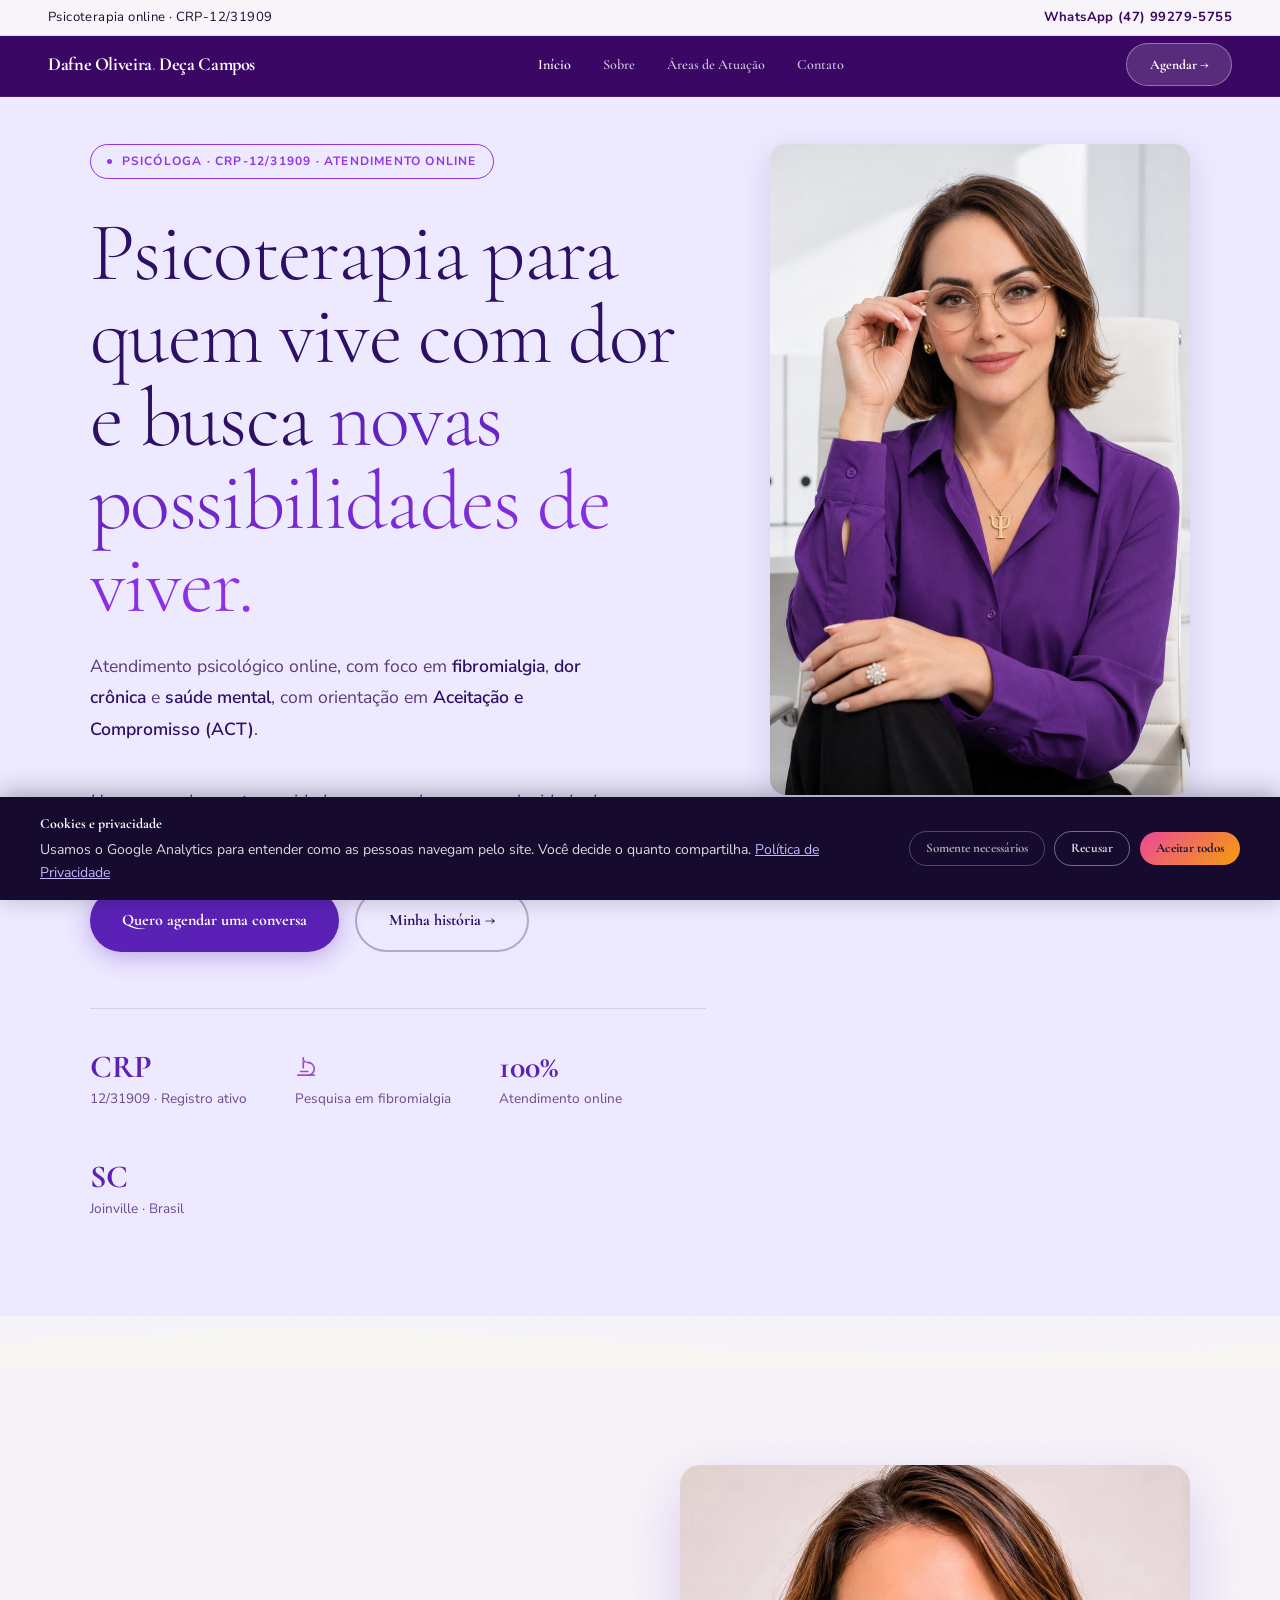
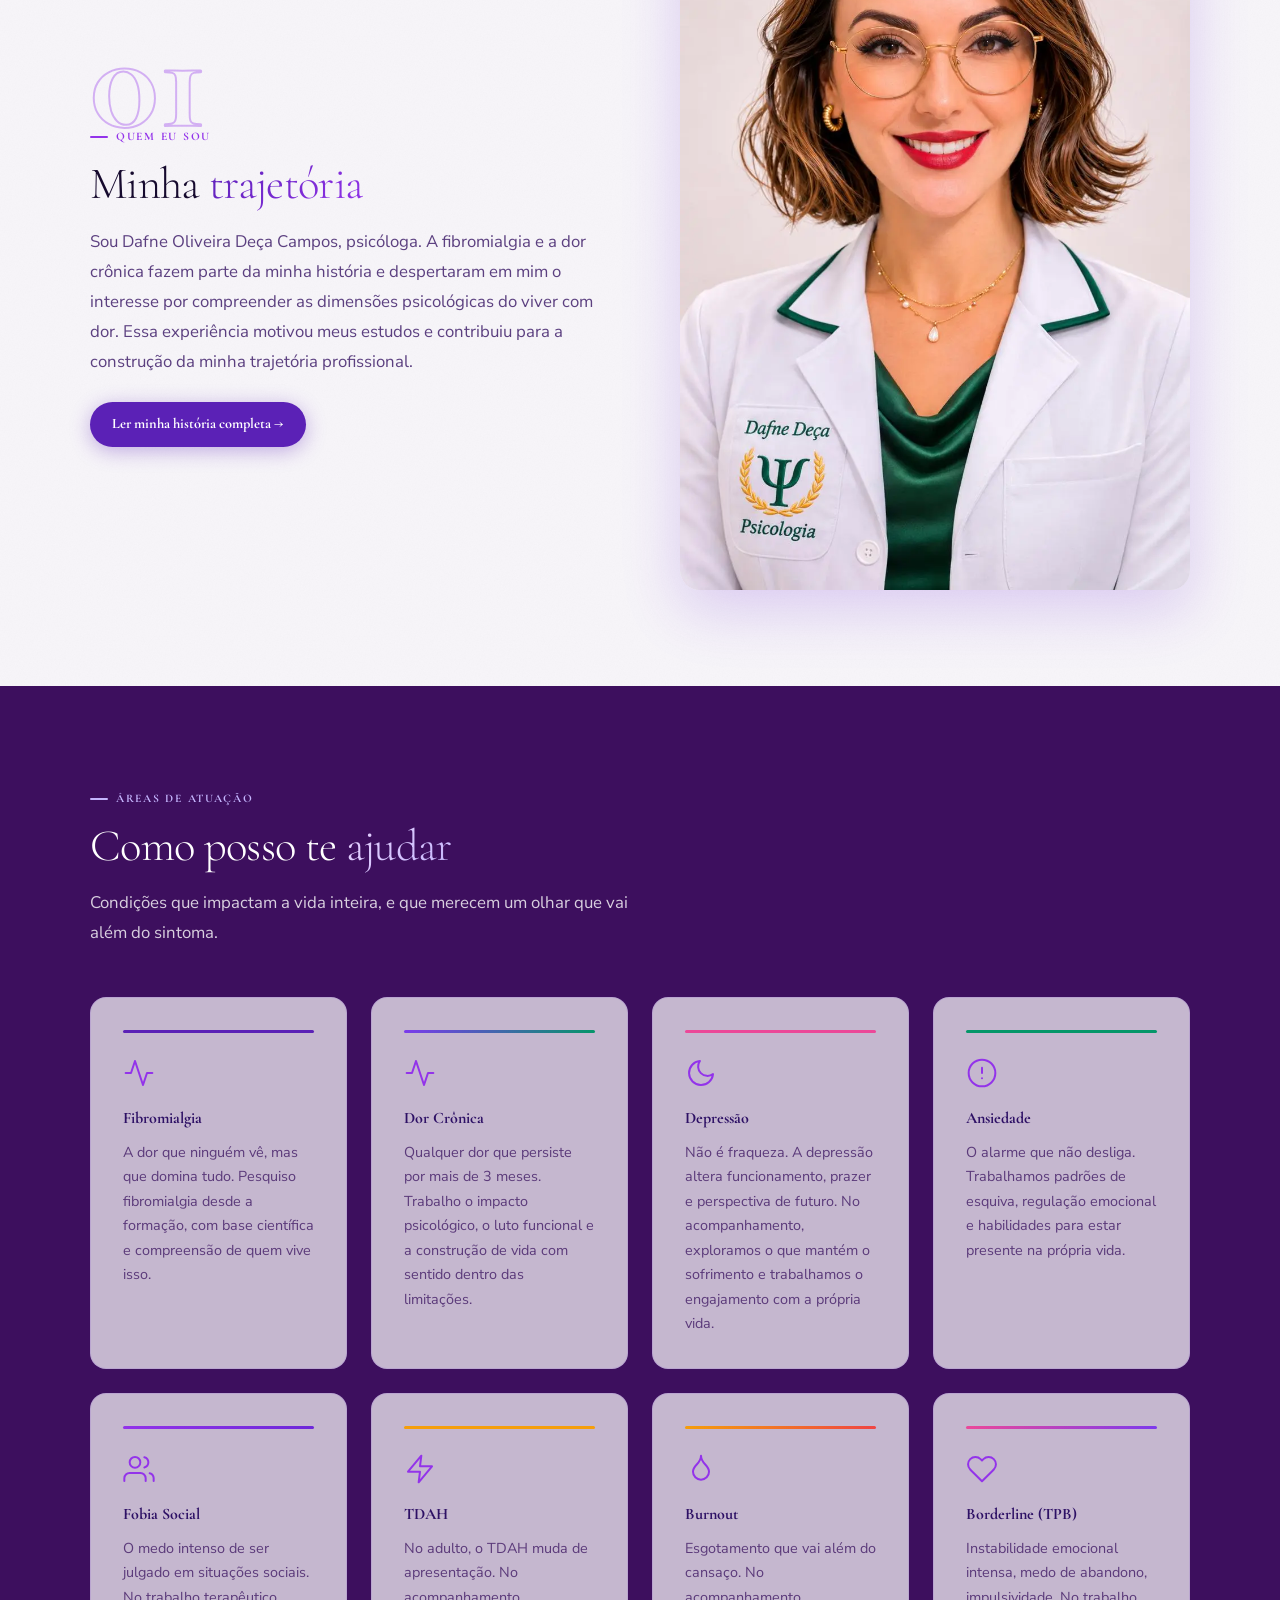
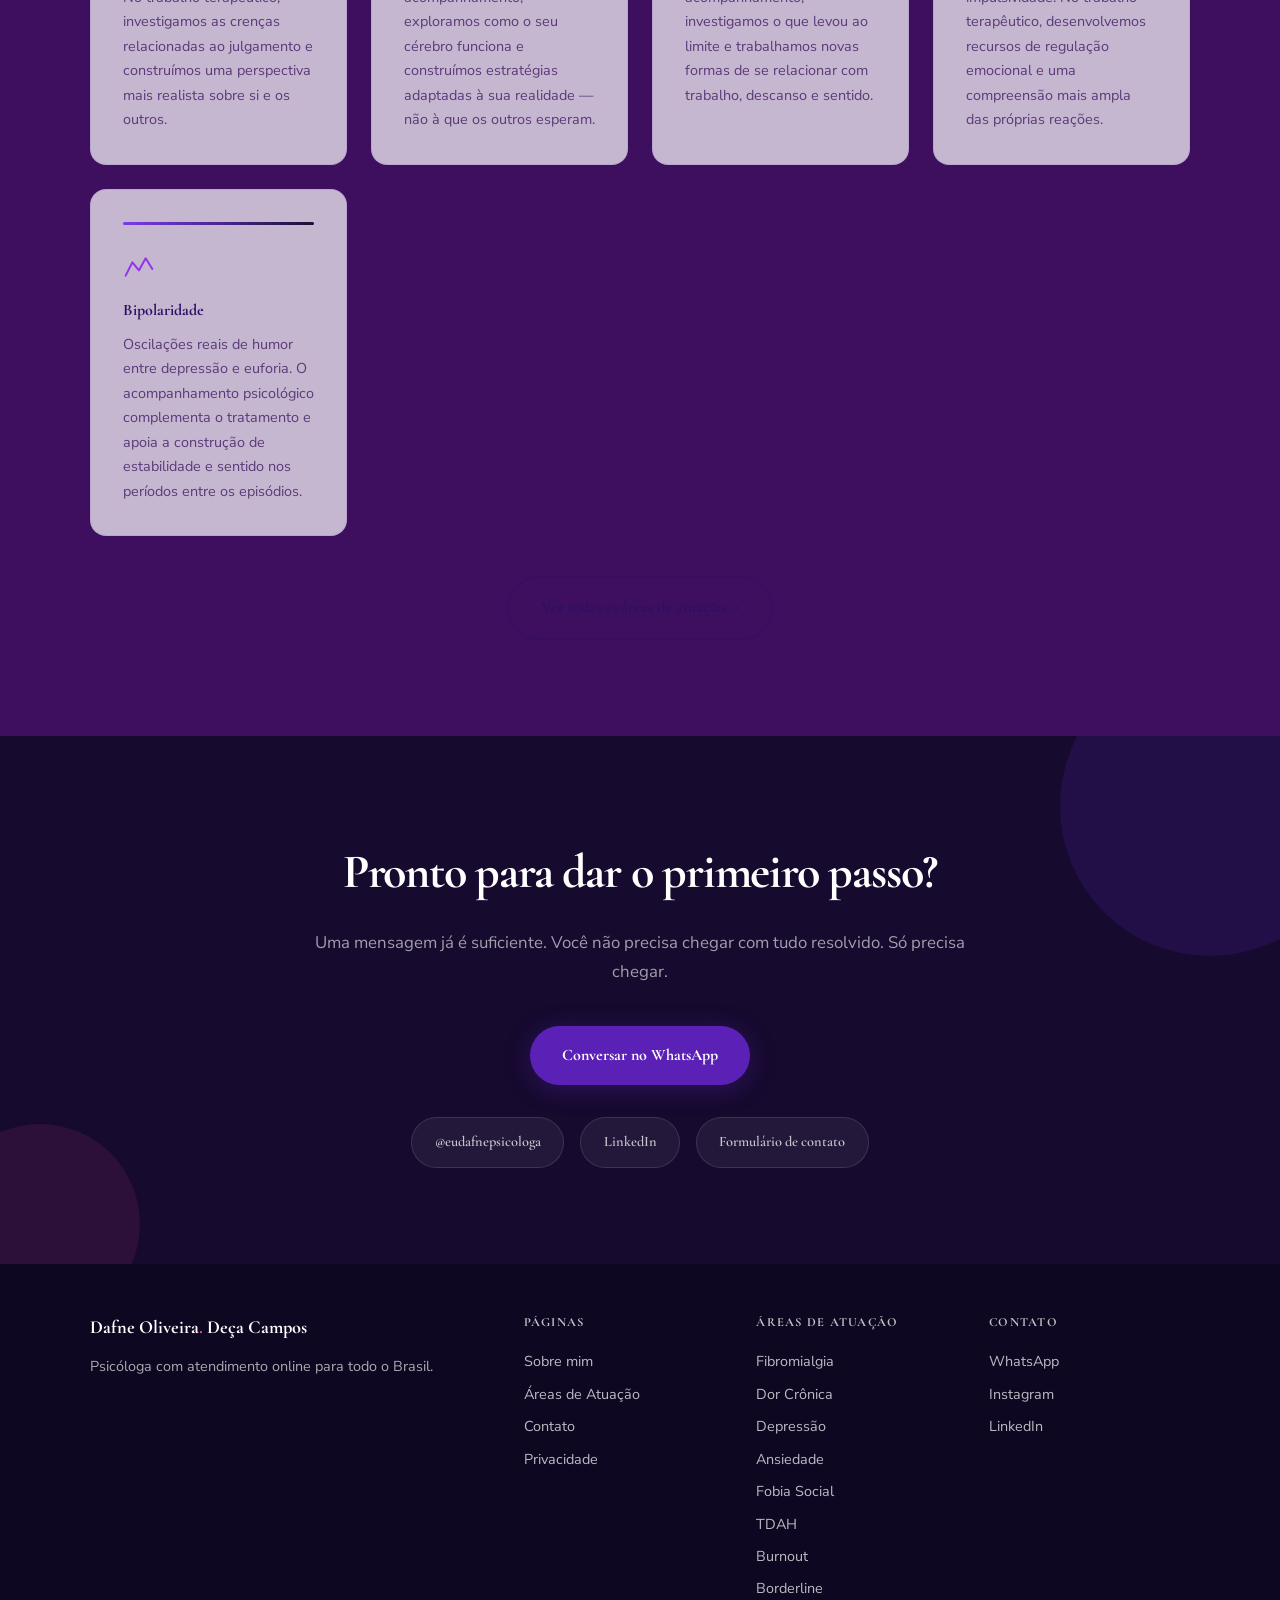
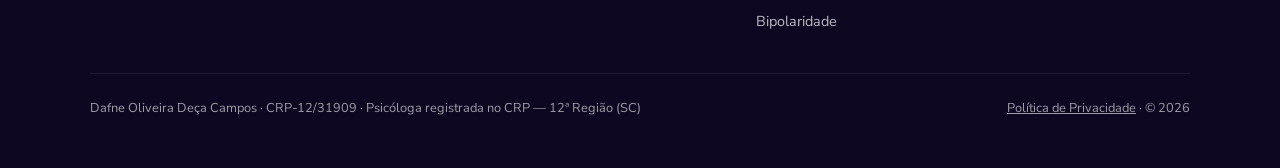
<file: index.html>
<!DOCTYPE html>
<html lang="pt-BR">
<head>
  <!-- Google tag (gtag.js) — Consent Mode v2 (LGPD) -->
  <script>
    window.dataLayer = window.dataLayer || [];
    function gtag(){dataLayer.push(arguments);}
    gtag('consent', 'default', {'analytics_storage': 'denied', 'ad_storage': 'denied', 'wait_for_update': 500});
  </script>
  <script async src="https://www.googletagmanager.com/gtag/js?id=G-C1FVMWD3WG"></script>
  <script>
    gtag('js', new Date());
    gtag('config', 'G-C1FVMWD3WG');
  </script>
  <link rel="icon" type="image/x-icon" href="favicon.ico">
  <link rel="icon" type="image/svg+xml" href="favicon.svg">
  <link rel="icon" type="image/png" sizes="32x32" href="favicon-32x32.png">
  <link rel="icon" type="image/png" sizes="16x16" href="favicon-16x16.png">
  <link rel="apple-touch-icon" sizes="180x180" href="apple-touch-icon.png">
  <meta charset="UTF-8">
  <meta name="viewport" content="width=device-width, initial-scale=1.0">
  <title>Dafne Oliveira Deça Campos — Psicóloga | Dor Crônica e Saúde Mental | Atendimento Online</title>
  <meta name="description" content="Psicóloga com atendimento online para todo o Brasil.">

  <!-- ── SEO / GEO ────────────────────────────────────────── -->
  <meta name="robots" content="index, follow, max-snippet:-1, max-image-preview:large, max-video-preview:-1">
  <link rel="canonical" href="https://www.dafnepsicologa.com.br/">
  <!-- Open Graph -->
  <meta property="og:type" content="website">
  <meta property="og:url" content="https://www.dafnepsicologa.com.br/">
  <meta property="og:title" content="Dafne Oliveira Deça Campos — Psicóloga | Dor Crônica e Saúde Mental | Atendimento Online">
  <meta property="og:description" content="Psicóloga com atendimento online para todo o Brasil.">
  <meta property="og:site_name" content="Dafne Oliveira Deça Campos — Psicóloga">
  <meta property="og:locale" content="pt_BR">
  <meta property="og:image" content="https://www.dafnepsicologa.com.br/images/dafne-hero.jpg">
  <meta property="og:image:width" content="1200">
  <meta property="og:image:height" content="630">
  <meta property="og:image:alt" content="Dafne Oliveira Deça Campos, psicóloga CRP-12/31909">
  <!-- Twitter Card -->
  <meta name="twitter:card" content="summary_large_image">
  <meta name="twitter:title" content="Dafne Oliveira Deça Campos — Psicóloga | Dor Crônica e Saúde Mental | Atendimento Online">
  <meta name="twitter:description" content="Psicóloga com atendimento online para todo o Brasil.">
  <meta name="twitter:image" content="https://www.dafnepsicologa.com.br/images/dafne-hero.jpg">
  <meta name="twitter:image:alt" content="Dafne Oliveira Deça Campos, psicóloga CRP-12/31909">
  <!-- Schema.org JSON-LD -->
  <script type="application/ld+json">
[
  {
    "@context": "https://schema.org",
    "@type": "WebSite",
    "@id": "https://www.dafnepsicologa.com.br/#website",
    "url": "https://www.dafnepsicologa.com.br",
    "name": "Dafne Oliveira Deça Campos — Psicóloga",
    "description": "Psicóloga com atendimento online para todo o Brasil.",
    "inLanguage": "pt-BR",
    "publisher": {
      "@id": "https://www.dafnepsicologa.com.br/#dafne"
    }
  },
  {
    "@context": "https://schema.org",
    "@type": "Person",
    "@id": "https://www.dafnepsicologa.com.br/#dafne",
    "name": "Dafne Oliveira Deça Campos",
    "givenName": "Dafne",
    "familyName": "Deça Campos",
    "jobTitle": "Psicóloga",
    "description": "Psicóloga com atendimento online para todo o Brasil.",
    "url": "https://www.dafnepsicologa.com.br",
    "image": "https://www.dafnepsicologa.com.br/images/dafne-hero.jpg",
    "telephone": "+5547992795755",
    "address": {
      "@type": "PostalAddress",
      "addressLocality": "Joinville",
      "addressRegion": "SC",
      "addressCountry": "BR"
    },
    "areaServed": {
      "@type": "Country",
      "name": "Brasil"
    },
    "knowsAbout": [
      "Fibromialgia",
      "Dor Crônica",
      "Saúde Mental",
      "Depressão",
      "Ansiedade",
      "TDAH",
      "Burnout",
      "Transtorno de Personalidade Borderline",
      "Transtorno Bipolar"
    ],
    "hasCredential": {
      "@type": "EducationalOccupationalCredential",
      "credentialCategory": "CRP-12/31909",
      "recognizedBy": {
        "@type": "Organization",
        "name": "Conselho Regional de Psicologia — 12ª Região"
      }
    },
    "sameAs": [
      "https://www.instagram.com/eudafnepsicologa",
      "https://www.linkedin.com/in/dafne-oliveira-deca-campos"
    ]
  },
  {
    "@context": "https://schema.org",
    "@type": "MedicalBusiness",
    "@id": "https://www.dafnepsicologa.com.br/#consultorio",
    "name": "Dafne Oliveira Deça Campos — Psicóloga",
    "description": "Psicóloga com atendimento online para todo o Brasil.",
    "url": "https://www.dafnepsicologa.com.br",
    "telephone": "+5547992795755",
    "image": "https://www.dafnepsicologa.com.br/images/dafne-hero.jpg",
    "address": {
      "@type": "PostalAddress",
      "addressLocality": "Joinville",
      "addressRegion": "SC",
      "addressCountry": "BR"
    },
    "areaServed": {
      "@type": "Country",
      "name": "Brasil"
    },
    "priceRange": "$$",
    "availableService": [
      {
        "@type": "MedicalTherapy",
        "name": "Atendimento Psicológico Online"
      },
      {
        "@type": "MedicalTherapy",
        "name": "Terapia para Fibromialgia"
      },
      {
        "@type": "MedicalTherapy",
        "name": "Terapia para Dor Crônica"
      },
      {
        "@type": "MedicalTherapy",
        "name": "Terapia para Depressão e Ansiedade"
      }
    ],
    "employee": {
      "@id": "https://www.dafnepsicologa.com.br/#dafne"
    }
  },
  {
    "@context": "https://schema.org",
    "@type": "FAQPage",
    "mainEntity": [
      {
        "@type": "Question",
        "name": "Dafne Oliveira Deça Campos atende online?",
        "acceptedAnswer": {
          "@type": "Answer",
          "text": "Sim. Dafne Oliveira Deça Campos realiza atendimento psicológico online por videochamada para todo o Brasil."
        }
      },
      {
        "@type": "Question",
        "name": "Qual é o CRP da Dafne Oliveira Deça Campos?",
        "acceptedAnswer": {
          "@type": "Answer",
          "text": "CRP-12/31909, ativo desde setembro de 2026, registrado no Conselho Regional de Psicologia — 12ª Região (Santa Catarina)."
        }
      },
      {
        "@type": "Question",
        "name": "Qual é a área de atuação de Dafne Oliveira Deça Campos?",
        "acceptedAnswer": {
          "@type": "Answer",
          "text": "Dafne Oliveira Deça Campos atua com atendimento psicológico online, com foco em fibromialgia, dor crônica, ansiedade, depressão e saúde mental, utilizando abordagem fundamentada na Terapia de Aceitação e Compromisso (ACT)."
        }
      },
      {
        "@type": "Question",
        "name": "Dafne Oliveira Deça Campos trata fibromialgia?",
        "acceptedAnswer": {
          "@type": "Answer",
          "text": "Sim. Dafne Oliveira Deça Campos oferece suporte psicológico especializado para pessoas com fibromialgia, incluindo manejo da dor, fatiga, névoa mental e impacto emocional da condição."
        }
      },
      {
        "@type": "Question",
        "name": "Qual abordagem terapêutica Dafne Oliveira Deça Campos usa?",
        "acceptedAnswer": {
          "@type": "Answer",
          "text": "Dafne Oliveira Deça Campos utiliza a Terapia de Aceitação e Compromisso (ACT), com foco em flexibilidade psicológica, aceitação e ação orientada por valores."
        }
      },
      {
        "@type": "Question",
        "name": "Onde fica o consultório de Dafne Oliveira Deça Campos?",
        "acceptedAnswer": {
          "@type": "Answer",
          "text": "Dafne Oliveira Deça Campos é baseada em Joinville, Santa Catarina, e realiza atendimentos exclusivamente online para todo o Brasil."
        }
      }
    ]
  }
]
</script>
  <link rel="preconnect" href="https://fonts.googleapis.com">
  <link rel="preconnect" href="https://fonts.gstatic.com" crossorigin>
  <link rel="preload" as="style" href="https://fonts.googleapis.com/css2?family=Cormorant+Garamond:ital,wght@0,400;0,500;0,700;1,400&family=Nunito+Sans:wght@300;400;500;600&display=swap" onload="this.onload=null;this.rel='stylesheet'">
  <noscript><link rel="stylesheet" href="https://fonts.googleapis.com/css2?family=Cormorant+Garamond:ital,wght@0,400;0,500;0,700;1,400&family=Nunito+Sans:wght@300;400;500;600&display=swap"></noscript>
  <link rel="stylesheet" href="css/style.css">
  <style>
    /* ─── HERO ─── */
    .hero {
      min-height: 100vh;
      background: #EDE9FF;
      display: flex; align-items: center;
      padding: 9rem 3rem 6rem;
      position: relative; overflow: hidden;
    }
    .hero::before { display: none; }
    .hero-inner {
      max-width: 1100px; margin: 0 auto; width: 100%;
      position: relative; z-index: 1;
      display: flex; align-items: flex-start; gap: 4rem;
    }
    .hero-content { flex: 1 1 50%; min-width: 0; }
    .hero-photo {
      flex: 0 0 420px; max-width: 420px;
      position: relative;
    }
    .hero-photo-wrap {
      position: relative; z-index: 1;
    }
    .hero-photo-wrap img {
      width: 100%; height: auto; display: block;
      object-fit: cover;
      border-radius: 16px;
      box-shadow: 0 8px 32px rgba(45,16,101,0.12);
    }
    .hero-title-row {
      display: flex; align-items: center; gap: 2rem;
      margin-bottom: 0;
    }
    .hero-title-row h1 { margin-bottom: 1.5rem; }
    .hero-eyebrow {
      display: inline-flex; align-items: center; gap: 0.6rem;
      background: transparent; border: 1.5px solid var(--c-gold);
      color: var(--c-gold); font-size: 0.75rem; font-weight: 700;
      letter-spacing: 0.1em; text-transform: uppercase;
      padding: 0.38rem 1rem; border-radius: 99px; margin-bottom: 2rem;
    }
    .hero-eyebrow::before { content:''; width:5px; height:5px; background:var(--c-gold); border-radius:50%; }
    .hero h1 {
      font-family: var(--f-heading); font-weight: 300;
      font-size: clamp(3.2rem, 6.5vw, 5.5rem);
      letter-spacing: -0.02em; line-height: 1.0;
      color: #2D1065; margin-bottom: 1.5rem;
      max-width: 820px;
    }
    .hero h1 em {
      font-style: normal;
      background: linear-gradient(135deg, #5B21B6 0%, #9333EA 100%);
      -webkit-background-clip: text; -webkit-text-fill-color: transparent;
      background-clip: text;
    }
    .hero-quote {
      font-size: 1.15rem; color: #5B3A7A;
      max-width: 580px; line-height: 1.8; margin-bottom: 2.5rem;
      border-left: 3px solid var(--c-gold);
      padding-left: 1.25rem;
      font-style: italic;
    }
    .hero-actions { display: flex; gap: 1rem; flex-wrap: wrap; margin-bottom: 3.5rem; }
    .hero-stats {
      display: flex; gap: 3rem; flex-wrap: wrap;
      padding-top: 2.5rem;
      border-top: 1px solid rgba(45,16,101,0.12);
    }
    .hero-stat {}
    .hero-stat-num {
      font-family: var(--f-heading); font-weight: 800; font-size: 2rem;
      color: #5B21B6; display: block; line-height: 1.1;
    }
    .hero-stat-label { font-size: 0.85rem; color: #6B4A8C; margin-top: 0.2rem; }
    .hero-sub {
      font-size: 1.1rem; color: #5B3A7A;
      max-width: 520px; line-height: 1.8; margin-bottom: 2.5rem;
    }
    .hero-sub strong { color: #2D1065; font-weight: 600; }

    /* ─── IDENTIDADE ─── */
    .identidade-grid {
      display: grid; grid-template-columns: 1fr 1fr;
      gap: 5rem; align-items: center;
    }
    .identidade-foto picture { display: block; }
    .identidade-foto img {
      width: 100%; height: auto; border-radius: 20px;
      box-shadow: var(--s-lg);
      display: block;
    }
    .big-num {
      font-family: var(--f-heading); font-weight: 800; font-size: 9rem;
      line-height: 1; color: transparent;
      -webkit-text-stroke: 2px var(--c-gold);
      opacity: 0.35;
      user-select: none; margin-bottom: -2rem;
    }
    .identidade-card {
      background: var(--c-white); border-radius: var(--r-lg);
      border: 1px solid var(--c-border); padding: 2.5rem;
      box-shadow: var(--s-sm);
    }
    .identidade-card p { color: var(--c-muted); margin-bottom: 1rem; }
    .identidade-card p:last-child { margin-bottom: 0; }
    .identidade-card strong { color: var(--c-text); }
    .pills-row { margin-top: 1.5rem; display: flex; flex-wrap: wrap; gap: 0.4rem; }

    /* ─── ESPECIALIDADES ─── */
    .esp-grid {
      display: grid; grid-template-columns: repeat(auto-fit, minmax(240px, 1fr));
      gap: 1.5rem; margin-top: 3rem;
    }
    .esp-card {
      background: rgba(255,255,255,0.7);
      border: 1px solid rgba(109,40,217,0.12);
      border-radius: var(--r-md); padding: 2rem;
      transition: transform 0.25s, background 0.25s;
    }
    .esp-card:hover { transform: translateY(-4px); background: rgba(255,255,255,0.95); }
    .esp-icon { width: 2rem; height: 2rem; margin-bottom: 1rem; display: block; color: #9333EA; }
    .esp-title {
      font-family: var(--f-heading); font-weight: 700; font-size: 1rem;
      color: #2D1065; margin-bottom: 0.5rem;
    }
    .esp-desc { font-size: 0.9rem; color: #5B3A7A; line-height: 1.7; }
    .esp-card .pill { margin-top: 1rem; }
    .esp-card:nth-child(1) .esp-icon-bar { background: var(--c-violet); }
    .esp-card:nth-child(2) .esp-icon-bar { background: var(--c-pink); }
    .esp-card:nth-child(3) .esp-icon-bar { background: var(--c-emerald); }
    .esp-card:nth-child(4) .esp-icon-bar { background: var(--c-amber); }
    .esp-icon-bar { height: 3px; border-radius: 2px; margin-bottom: 1.5rem; }

    /* ─── METODOLOGIA TEASER ─── */
    .metod-steps {
      display: grid; grid-template-columns: repeat(5, 1fr);
      gap: 1.5rem; margin-top: 3rem;
    }
    .metod-step { text-align: center; }
    .metod-letter {
      width: 3.5rem; height: 3.5rem; border-radius: 50%;
      display: flex; align-items: center; justify-content: center;
      font-family: var(--f-heading); font-weight: 800; font-size: 1.4rem;
      color: white; margin: 0 auto 1rem;
    }
    .metod-step:nth-child(1) .metod-letter { background: var(--g-primary); }
    .metod-step:nth-child(2) .metod-letter { background: linear-gradient(135deg,#7C3AED,#EC4899); }
    .metod-step:nth-child(3) .metod-letter { background: var(--g-cool); }
    .metod-step:nth-child(4) .metod-letter { background: linear-gradient(135deg,#EC4899,#F59E0B); }
    .metod-step:nth-child(5) .metod-letter { background: var(--g-warm); }
    .metod-word {
      font-family: var(--f-heading); font-weight: 700; font-size: 0.85rem;
      color: var(--c-dark); margin-bottom: 0.3rem;
    }
    .metod-desc { font-size: 0.82rem; color: var(--c-muted); line-height: 1.6; }

    /* ─── STORYTELLING ─── */
    .story-section { background: var(--g-primary); padding: 6rem 3rem; }
    .story-inner {
      max-width: 800px; margin: 0 auto; text-align: center;
    }
    .story-section blockquote {
      font-family: var(--f-heading); font-weight: 700;
      font-size: clamp(1.4rem, 3vw, 2.2rem);
      color: var(--c-white); line-height: 1.4;
      letter-spacing: -0.01em; margin: 2rem 0;
    }
    .story-section blockquote em {
      font-style: normal; color: #FDE68A;
    }
    .story-sub { color: rgba(255,255,255,0.95); font-size: 1rem; }
    .story-sig {
      margin-top: 2.5rem; display: inline-flex; align-items: center; gap: 1rem;
      background: rgba(255,255,255,0.1); border-radius: var(--r-xl);
      padding: 0.75rem 1.5rem;
    }
    .story-sig span { color: var(--c-white); font-family: var(--f-heading); font-weight: 700; font-size: 0.95rem; }
    .story-sig small { color: rgba(255,255,255,0.95); font-size: 0.8rem; display: block; }

    /* ─── CTA ─── */
    .cta-section {
      background: var(--c-dark); padding: 6rem 3rem; text-align: center;
      position: relative; overflow: hidden;
    }
    .cta-section::before {
      content: ''; position: absolute; top: -80px; right: -80px;
      width: 300px; height: 300px; background: rgba(109,40,217,0.15); border-radius: 50%;
    }
    .cta-section::after {
      content: ''; position: absolute; bottom: -60px; left: -60px;
      width: 200px; height: 200px; background: rgba(236,72,153,0.1); border-radius: 50%;
    }
    .cta-inner { max-width: 700px; margin: 0 auto; position: relative; z-index: 1; }
    .cta-section h2 {
      font-family: var(--f-heading); font-weight: 800;
      font-size: clamp(2rem, 4vw, 3rem); letter-spacing: -0.025em;
      color: var(--c-white); margin-bottom: 1rem;
    }
    .cta-section p { color: rgba(255,255,255,0.6); font-size: 1.05rem; margin-bottom: 2.5rem; }
    .cta-links { display: flex; justify-content: center; gap: 1rem; flex-wrap: wrap; }
    .cta-link {
      display: inline-flex; align-items: center; gap: 0.6rem;
      background: rgba(255,255,255,0.06); border: 1px solid rgba(255,255,255,0.12);
      color: rgba(255,255,255,0.75); padding: 0.75rem 1.4rem;
      border-radius: var(--r-xl); text-decoration: none;
      font-family: var(--f-heading); font-weight: 600; font-size: 0.9rem;
      transition: background 0.2s, border-color 0.2s;
    }
    .cta-link:hover { background: rgba(255,255,255,0.1); border-color: rgba(255,255,255,0.25); color: white; }

    /* ─── RESPONSIVE ─── */
    @media (max-width: 860px) {
      .hero { padding: 7rem 1.5rem 4rem; }
      .hero-ribbon-wrap { display: none; }
      /* Hero — foto esconde, texto centralizado */
      .hero-inner { flex-direction: column; gap: 2rem; }
      .hero-photo { display: none; }
      .hero-content { text-align: center; }
      .hero h1 { max-width: 100%; }
      .hero-sub { max-width: 100%; }
      .hero-eyebrow { margin: 0 auto 2rem; }
      .hero-actions { justify-content: center; }
      .hero-stats { justify-content: center; }
      /* Identidade — centraliza texto quando grid empilha */
      .identidade-grid { grid-template-columns: 1fr; gap: 2rem; }
      .identidade-grid > div:first-child { text-align: center; }
      .big-num { font-size: 6rem; text-align: center; }
      .identidade-foto { margin: 0 auto; max-width: 420px; }
      .metod-steps { grid-template-columns: repeat(3,1fr); gap: 1rem; }
      .story-section { padding: 4rem 1.5rem; }
      .cta-section { padding: 4rem 1.5rem; }
    }
    @media (max-width: 600px) {
      .hero-stats { gap: 2rem; }
      .metod-steps { grid-template-columns: 1fr 1fr; }
    }
  </style>
</head>
<body>
<a href="#main-content" class="skip-link">Pular para o conteúdo principal</a>

<!-- TOPBAR -->
<div class="topbar">
  <span>Psicoterapia online · CRP-12/31909</span>
  <a href="https://wa.me/5547992795755">WhatsApp (47) 99279-5755</a>
</div>

<!-- NAV -->
<nav>
  <a href="index.html" class="nav-logo">Dafne Oliveira<span>.</span> Deça Campos</a>
  <button class="nav-hamburger" aria-label="Menu" onclick="this.closest('nav').classList.toggle('nav-open')"><span></span><span></span><span></span></button>
  <div class="nav-links">
    <a href="index.html" class="active">Início</a>
    <a href="sobre.html">Sobre</a>
    <a href="especialidades.html">Áreas de Atuação</a>
    <a href="contato.html">Contato</a>
    <a href="https://wa.me/5547992795755" class="nav-mobile-cta">Agendar consulta →</a>
  </div>
  <a href="https://wa.me/5547992795755" class="nav-cta">Agendar →</a>
</nav>
<main id="main-content" tabindex="-1">

<!-- HERO — STORYTELLING -->
<section class="hero">
  <div class="hero-inner">

    <!-- coluna esquerda: texto -->
    <div class="hero-content">
      <div class="hero-eyebrow">Psicóloga · CRP-12/31909 · Atendimento Online</div>
      <div class="hero-title-row">
        <h1>
          Psicoterapia para quem vive com dor e busca <em>novas possibilidades de viver.</em>
        </h1>
      </div>
      <p class="hero-sub">
        Atendimento psicológico online, com foco em <strong>fibromialgia</strong>, <strong>dor crônica</strong> e <strong>saúde mental</strong>, com orientação em <strong>Aceitação e Compromisso (ACT)</strong>.
      </p>
      <p class="hero-sub">
        <em>Um espaço de escuta e cuidado que reconhece a complexidade da dor e suas repercussões na vida cotidiana.</em>
      </p>
      <div class="hero-actions">
        <a href="https://wa.me/5547992795755" class="btn btn-primary">Quero agendar uma conversa</a>
        <a href="sobre.html" class="btn btn-outline">Minha história →</a>
      </div>
      <div class="hero-stats">
        <div class="hero-stat">
          <span class="hero-stat-num">CRP</span>
          <div class="hero-stat-label">12/31909 · Registro ativo</div>
        </div>
        <div class="hero-stat">
          <span class="hero-stat-num" style="-webkit-text-fill-color:initial;color:#9B4DCA"><svg width="22" height="22" viewBox="0 0 24 24" fill="none" stroke="currentColor" stroke-width="1.8" stroke-linecap="round" stroke-linejoin="round"><path d="M6 18h8M3 22h18M14 22a7 7 0 1 0 0-14h-1"/><path d="M9 14v-3M9 3v3l2 1-2 1v3"/></svg></span>
          <div class="hero-stat-label">Pesquisa em fibromialgia</div>
        </div>
        <div class="hero-stat">
          <span class="hero-stat-num">100%</span>
          <div class="hero-stat-label">Atendimento online</div>
        </div>
        <div class="hero-stat">
          <span class="hero-stat-num">SC</span>
          <div class="hero-stat-label">Joinville · Brasil</div>
        </div>
      </div>
    </div><!-- /hero-content -->

    <!-- coluna direita: foto -->
    <div class="hero-photo">
      <div class="hero-photo-wrap">
        <img
          src="assets/fotos/dafne-foto-profissional-roxa.jpg"
          alt="Dafne Oliveira Deça Campos, psicóloga CRP-12/31909"
          width="400" height="533"
          loading="eager"
        >
      </div>
    </div><!-- /hero-photo -->

  </div><!-- /hero-inner -->
</section>

<!-- WAVE -->
<div class="wave">
  <svg viewBox="0 0 1440 60" fill="none" xmlns="http://www.w3.org/2000/svg" preserveAspectRatio="none">
    <path d="M0,60 L0,30 Q360,0 720,30 Q1080,60 1440,30 L1440,60 Z" fill="#F8F6F2"/>
  </svg>
</div>

<!-- QUEM É DAFNE -->
<section class="section" id="sobre">
  <div class="section-inner">
    <div class="identidade-grid">
      <div>
        <div class="big-num">01</div>
        <span class="section-tag">Quem eu sou</span>
        <h2 class="section-title">Minha <em>trajetória</em></h2>
        <p style="color:var(--c-muted); margin-bottom:1.5rem; font-size:1.05rem; line-height:1.8;">
          Sou Dafne Oliveira Deça Campos, psicóloga. A fibromialgia e a dor crônica fazem parte da minha história e despertaram em mim o interesse por compreender as dimensões psicológicas do viver com dor. Essa experiência motivou meus estudos e contribuiu para a construção da minha trajetória profissional.
        </p>
        <a href="sobre.html" class="btn btn-violet btn-sm">Ler minha história completa →</a>
      </div>
      <div class="identidade-foto">
        <picture>
          <source srcset="images/dafne-hero.webp" type="image/webp">
          <img src="images/dafne-hero.jpg" alt="Dafne Oliveira Deça Campos, psicóloga com foco em fibromialgia e dor crônica" width="901" height="1280">
        </picture>
      </div>
    </div>
  </div>
</section>

<!-- ESPECIALIDADES -->
<section class="section section-dark" style="background:#3D0F5E">
  <div class="section-inner">
    <span class="section-tag">Áreas de Atuação</span>
    <h2 class="section-title">Como posso te <em>ajudar</em></h2>
    <p class="section-body" style="max-width:560px">Condições que impactam a vida inteira, e que merecem um olhar que vai além do sintoma.</p>
    <div class="esp-grid">
      <div class="esp-card">
        <div class="esp-icon-bar"></div>
        <span class="esp-icon"><svg viewBox="0 0 24 24" fill="none" stroke="currentColor" stroke-width="1.5" stroke-linecap="round" stroke-linejoin="round"><polyline points="22 12 18 12 15 21 9 3 6 12 2 12"/></svg></span>
        <div class="esp-title">Fibromialgia</div>
        <p class="esp-desc">A dor que ninguém vê, mas que domina tudo. Pesquiso fibromialgia desde a formação, com base científica e compreensão de quem vive isso.</p>
      </div>
      <div class="esp-card">
        <div class="esp-icon-bar" style="background:linear-gradient(135deg,#7C3AED,#059669)"></div>
        <span class="esp-icon"><svg viewBox="0 0 24 24" fill="none" stroke="currentColor" stroke-width="1.5" stroke-linecap="round" stroke-linejoin="round"><path d="M22 12h-4l-3 9L9 3l-3 9H2"/></svg></span>
        <div class="esp-title">Dor Crônica</div>
        <p class="esp-desc">Qualquer dor que persiste por mais de 3 meses. Trabalho o impacto psicológico, o luto funcional e a construção de vida com sentido dentro das limitações.</p>
      </div>
      <div class="esp-card">
        <div class="esp-icon-bar" style="background:var(--c-pink)"></div>
        <span class="esp-icon"><svg viewBox="0 0 24 24" fill="none" stroke="currentColor" stroke-width="1.5" stroke-linecap="round" stroke-linejoin="round"><path d="M21 12.79A9 9 0 1 1 11.21 3 7 7 0 0 0 21 12.79z"/></svg></span>
        <div class="esp-title">Depressão</div>
        <p class="esp-desc">Não é fraqueza. A depressão altera funcionamento, prazer e perspectiva de futuro. No acompanhamento, exploramos o que mantém o sofrimento e trabalhamos o engajamento com a própria vida.</p>
      </div>
      <div class="esp-card">
        <div class="esp-icon-bar" style="background:var(--c-emerald)"></div>
        <span class="esp-icon"><svg viewBox="0 0 24 24" fill="none" stroke="currentColor" stroke-width="1.5" stroke-linecap="round" stroke-linejoin="round"><circle cx="12" cy="12" r="10"/><line x1="12" y1="8" x2="12" y2="12"/><line x1="12" y1="16" x2="12.01" y2="16"/></svg></span>
        <div class="esp-title">Ansiedade</div>
        <p class="esp-desc">O alarme que não desliga. Trabalhamos padrões de esquiva, regulação emocional e habilidades para estar presente na própria vida.</p>
      </div>
      <div class="esp-card">
        <div class="esp-icon-bar" style="background:linear-gradient(135deg,#9333EA,#6D28D9)"></div>
        <span class="esp-icon"><svg viewBox="0 0 24 24" fill="none" stroke="currentColor" stroke-width="1.5" stroke-linecap="round" stroke-linejoin="round"><path d="M17 21v-2a4 4 0 0 0-4-4H5a4 4 0 0 0-4 4v2"/><circle cx="9" cy="7" r="4"/><path d="M23 21v-2a4 4 0 0 0-3-3.87"/><path d="M16 3.13a4 4 0 0 1 0 7.75"/></svg></span>
        <div class="esp-title">Fobia Social</div>
        <p class="esp-desc">O medo intenso de ser julgado em situações sociais. No trabalho terapêutico, investigamos as crenças relacionadas ao julgamento e construímos uma perspectiva mais realista sobre si e os outros.</p>
      </div>
      <div class="esp-card">
        <div class="esp-icon-bar" style="background:var(--c-amber)"></div>
        <span class="esp-icon"><svg viewBox="0 0 24 24" fill="none" stroke="currentColor" stroke-width="1.5" stroke-linecap="round" stroke-linejoin="round"><polygon points="13 2 3 14 12 14 11 22 21 10 12 10 13 2"/></svg></span>
        <div class="esp-title">TDAH</div>
        <p class="esp-desc">No adulto, o TDAH muda de apresentação. No acompanhamento, exploramos como o seu cérebro funciona e construímos estratégias adaptadas à sua realidade — não à que os outros esperam.</p>
      </div>
      <div class="esp-card">
        <div class="esp-icon-bar" style="background:linear-gradient(135deg,#F59E0B,#EF4444)"></div>
        <span class="esp-icon"><svg viewBox="0 0 24 24" fill="none" stroke="currentColor" stroke-width="1.5" stroke-linecap="round" stroke-linejoin="round"><path d="M12 2c0 6-6 7-6 12a6 6 0 0 0 12 0c0-5-6-6-6-12z"/></svg></span>
        <div class="esp-title">Burnout</div>
        <p class="esp-desc">Esgotamento que vai além do cansaço. No acompanhamento, investigamos o que levou ao limite e trabalhamos novas formas de se relacionar com trabalho, descanso e sentido.</p>
      </div>
      <div class="esp-card">
        <div class="esp-icon-bar" style="background:linear-gradient(135deg,#EC4899,#7C3AED)"></div>
        <span class="esp-icon"><svg viewBox="0 0 24 24" fill="none" stroke="currentColor" stroke-width="1.5" stroke-linecap="round" stroke-linejoin="round"><path d="M20.84 4.61a5.5 5.5 0 0 0-7.78 0L12 5.67l-1.06-1.06a5.5 5.5 0 0 0-7.78 7.78l1.06 1.06L12 21.23l7.78-7.78 1.06-1.06a5.5 5.5 0 0 0 0-7.78z"/></svg></span>
        <div class="esp-title">Borderline (TPB)</div>
        <p class="esp-desc">Instabilidade emocional intensa, medo de abandono, impulsividade. No trabalho terapêutico, desenvolvemos recursos de regulação emocional e uma compreensão mais ampla das próprias reações.</p>
      </div>
      <div class="esp-card">
        <div class="esp-icon-bar" style="background:linear-gradient(135deg,#7C3AED,#1A1033)"></div>
        <span class="esp-icon"><svg viewBox="0 0 24 24" fill="none" stroke="currentColor" stroke-width="1.5" stroke-linecap="round" stroke-linejoin="round"><polyline points="2 20 7 10 12 16 17 7 22 15"/></svg></span>
        <div class="esp-title">Bipolaridade</div>
        <p class="esp-desc">Oscilações reais de humor entre depressão e euforia. O acompanhamento psicológico complementa o tratamento e apoia a construção de estabilidade e sentido nos períodos entre os episódios.</p>
      </div>
    </div>
    <div style="text-align:center; margin-top:2.5rem;">
      <a href="especialidades.html" class="btn btn-outline">Ver todas as áreas de atuação →</a>
    </div>
  </div>
</section>

<!-- CTA FINAL -->
<section class="cta-section">
  <div class="cta-inner">
    <h2>Pronto para dar o primeiro passo?</h2>
    <p>Uma mensagem já é suficiente. Você não precisa chegar com tudo resolvido. Só precisa chegar.</p>
    <a href="https://wa.me/5547992795755" class="btn btn-primary" style="margin-bottom:2rem; display:inline-flex;">
      Conversar no WhatsApp
    </a>
    <div class="cta-links">
      <a href="https://www.instagram.com/eudafnepsicologa/" class="cta-link">@eudafnepsicologa</a>
      <a href="https://linkedin.com/in/dafne-oliveira-deca-campos" class="cta-link">LinkedIn</a>
      <a href="contato.html" class="cta-link">Formulário de contato</a>
    </div>
  </div>
</section>

<!-- FOOTER -->
</main>
<footer>
  <div class="footer-inner">
    <div>
      <span class="footer-brand">Dafne Oliveira<span>.</span> Deça Campos</span>
      <p class="footer-desc">Psicóloga com atendimento online para todo o Brasil.</p>
    </div>
    <div class="footer-col">
      <h3>Páginas</h3>
      <a href="sobre.html">Sobre mim</a>
      <a href="especialidades.html">Áreas de Atuação</a>
      <a href="contato.html">Contato</a>
      <a href="privacidade.html">Privacidade</a>
    </div>
    <div class="footer-col">
      <h3>Áreas de Atuação</h3>
      <a href="especialidades.html#fibromialgia">Fibromialgia</a>
      <a href="especialidades.html#dor-cronica">Dor Crônica</a>
      <a href="especialidades.html#depressao">Depressão</a>
      <a href="especialidades.html#ansiedade">Ansiedade</a>
      <a href="especialidades.html#fobia-social">Fobia Social</a>
      <a href="especialidades.html#tdah">TDAH</a>
      <a href="especialidades.html#burnout">Burnout</a>
      <a href="especialidades.html#personalidade-tpb">Borderline</a>
      <a href="especialidades.html#bipolaridade">Bipolaridade</a>
    </div>
    <div class="footer-col">
      <h3>Contato</h3>
      <a href="https://wa.me/5547992795755">WhatsApp</a>
      <a href="https://www.instagram.com/eudafnepsicologa/">Instagram</a>
      <a href="https://linkedin.com/in/dafne-oliveira-deca-campos">LinkedIn</a>
    </div>
  </div>
  <div class="footer-bottom">
    <span class="footer-crp">Dafne Oliveira Deça Campos · CRP-12/31909 · Psicóloga registrada no CRP — 12ª Região (SC)</span>
    <span class="footer-crp"><a href="privacidade.html" style="color:inherit; text-decoration:underline">Política de Privacidade</a> · © 2026</span>
  </div>
</footer>

<script type="speculationrules">{"prefetch":[{"source":"document","where":{"href_matches":"/*.html"},"eagerness":"moderate"}]}</script>
<script>document.querySelectorAll(".nav-links a").forEach(a=>a.addEventListener("click",()=>a.closest("nav").classList.remove("nav-open")));</script>
  <script src="js/cookie-consent.js" defer></script>
  <script src="js/analytics-events.js" defer></script>
</body>
</html>
</file>
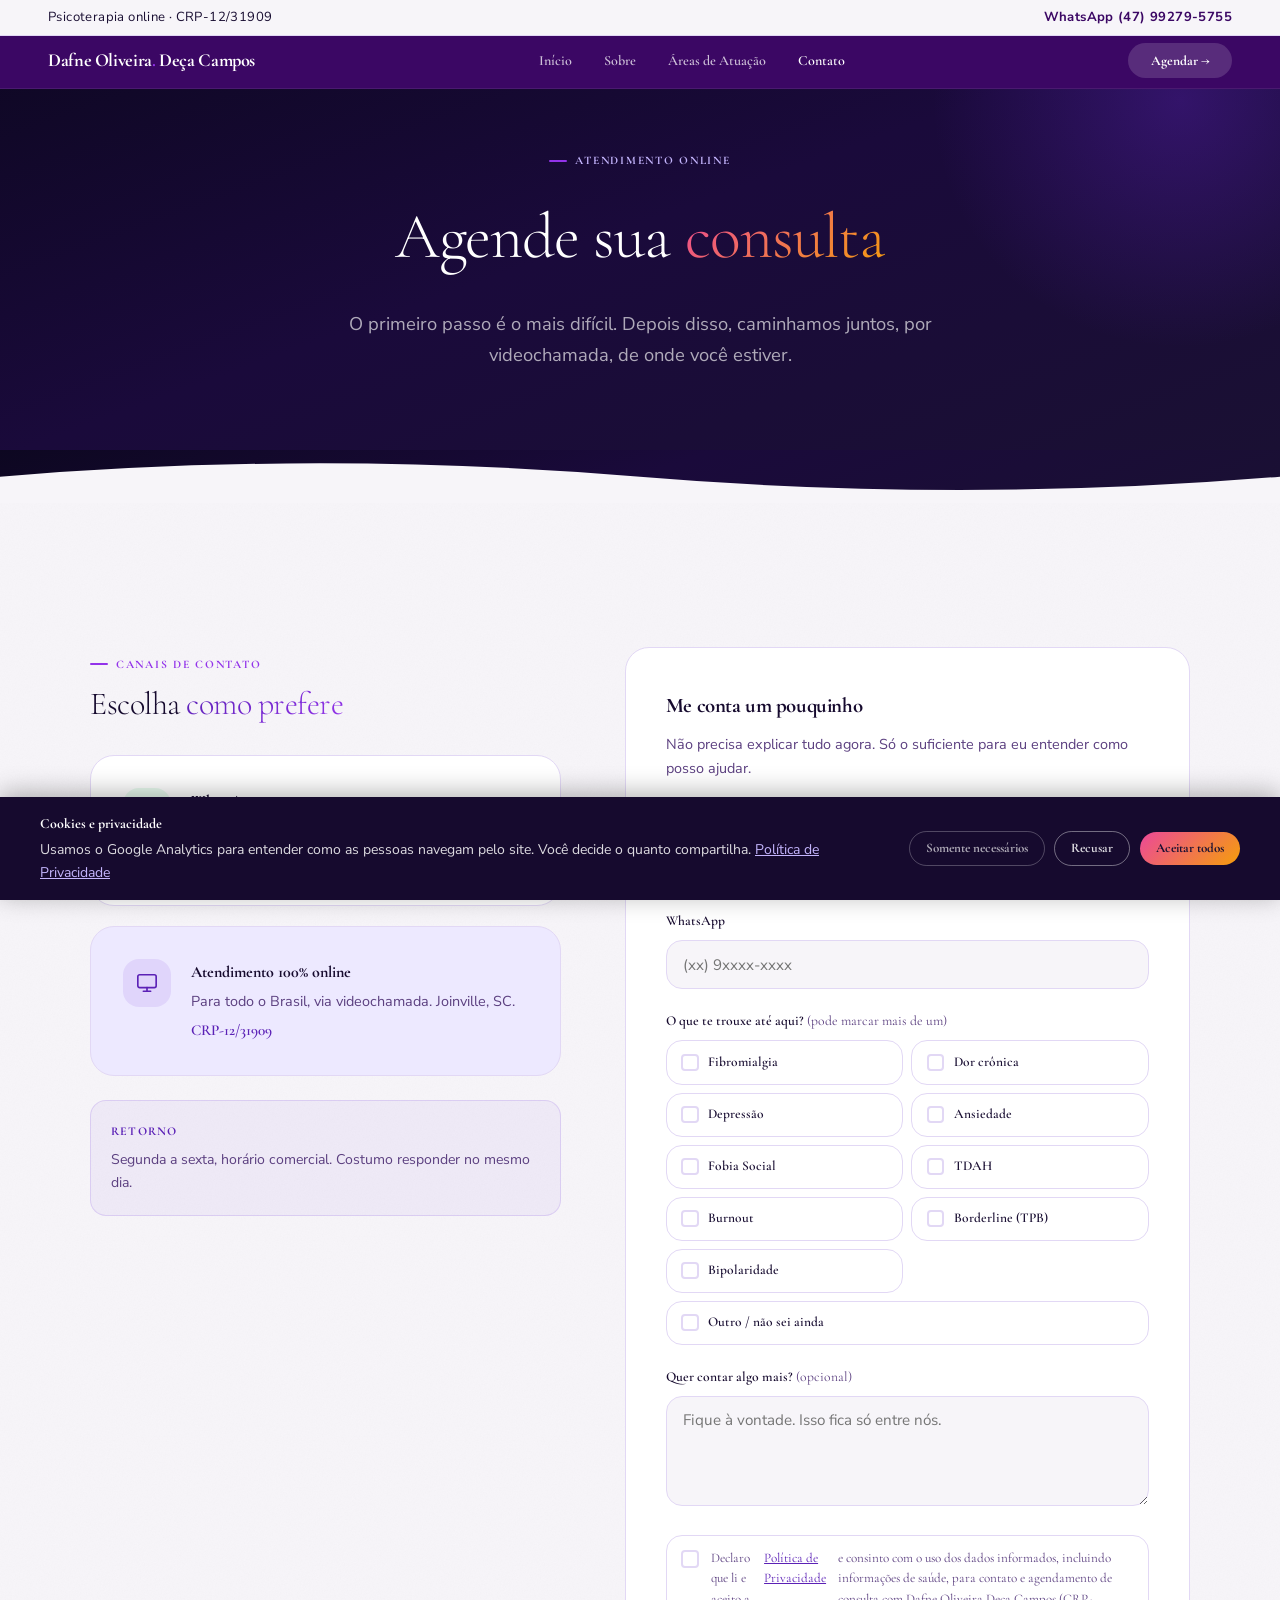
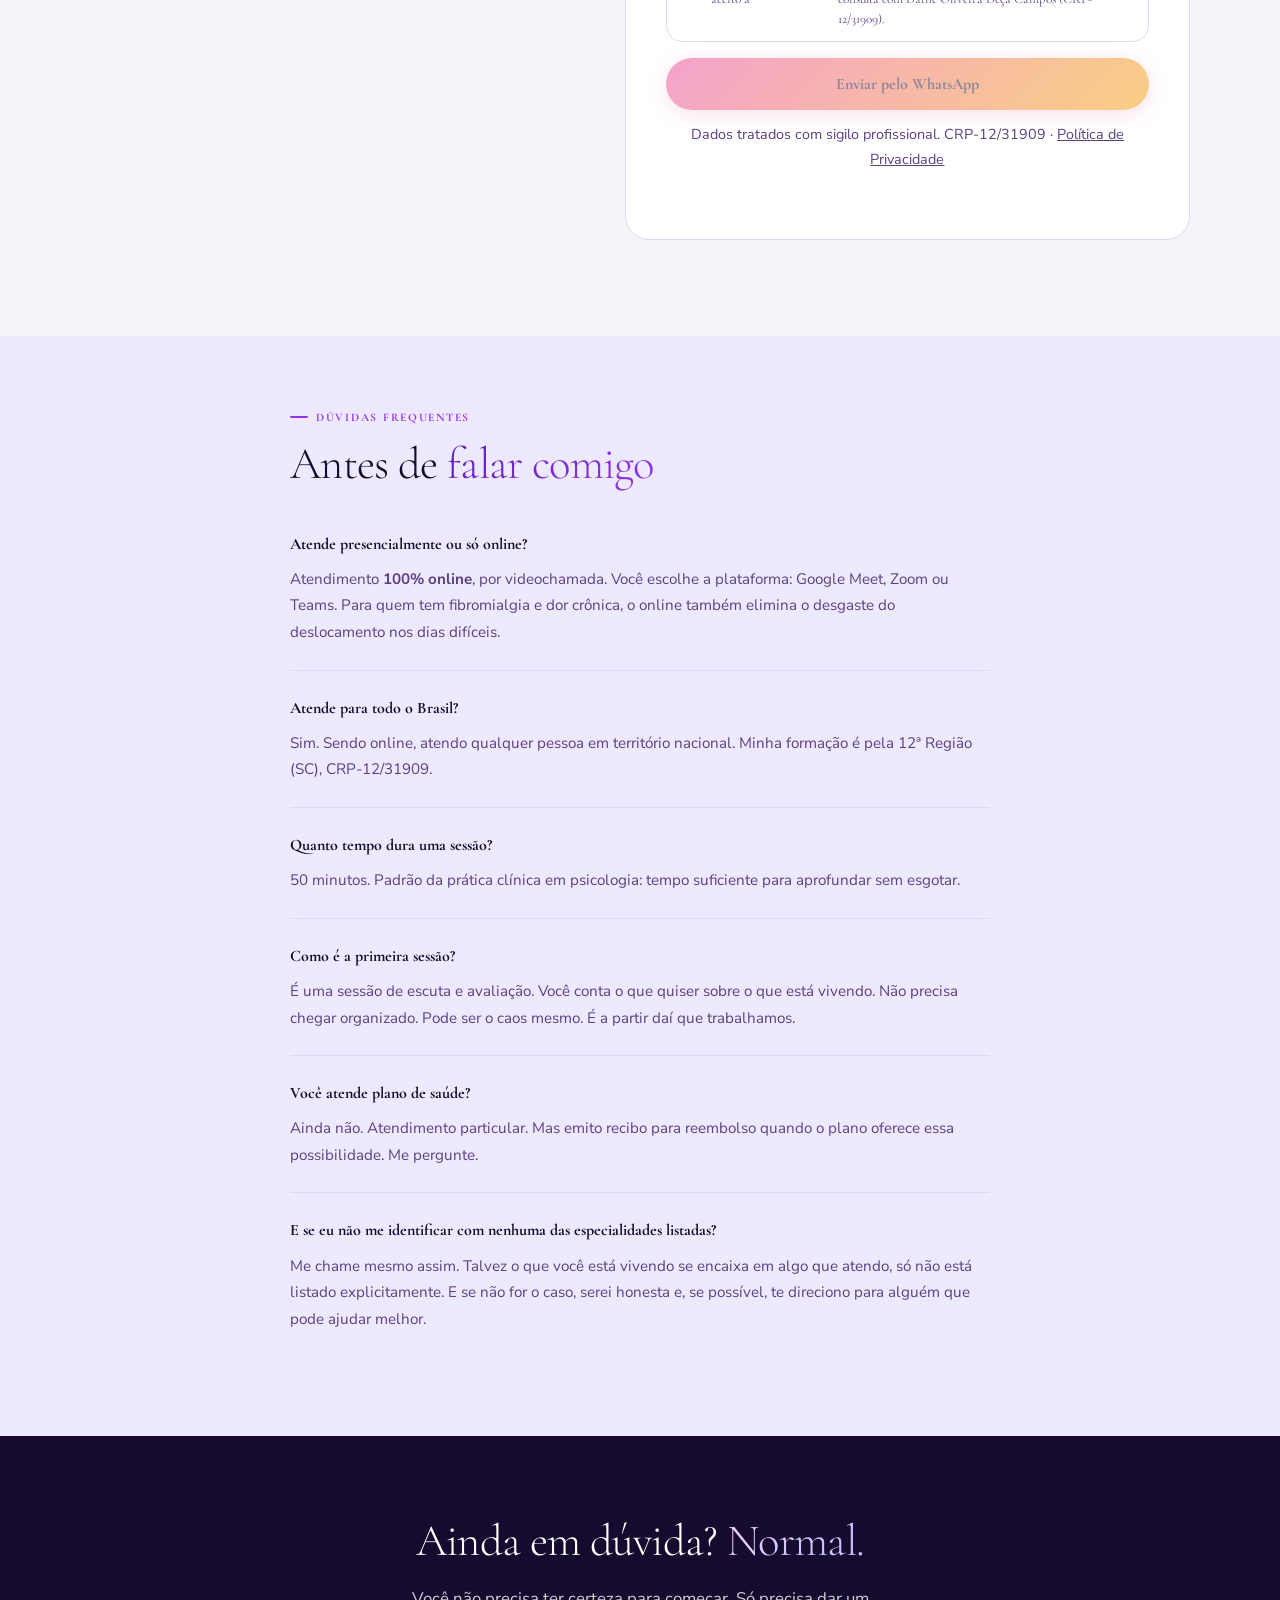
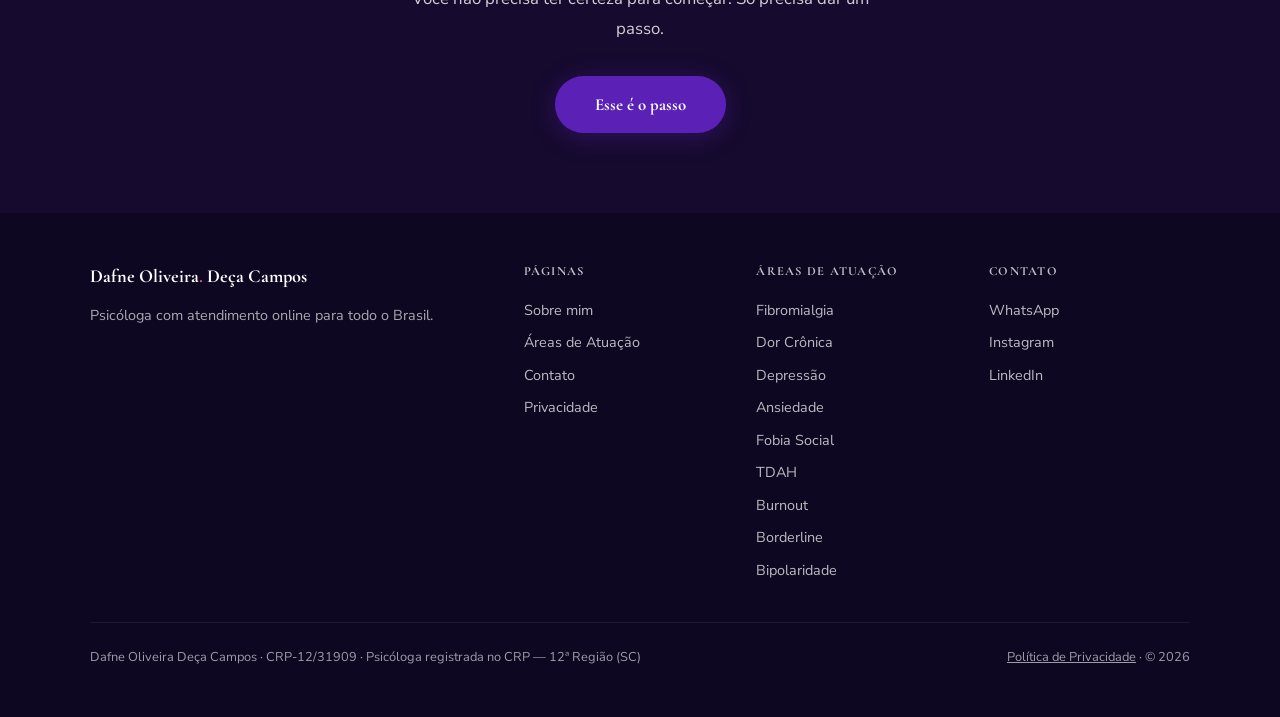
<file: contato.html>
<!DOCTYPE html>
<html lang="pt-BR">
<head>
  <!-- Google tag (gtag.js) — Consent Mode v2 (LGPD) -->
  <script>
    window.dataLayer = window.dataLayer || [];
    function gtag(){dataLayer.push(arguments);}
    gtag('consent', 'default', {'analytics_storage': 'denied', 'ad_storage': 'denied', 'wait_for_update': 500});
  </script>
  <script async src="https://www.googletagmanager.com/gtag/js?id=G-C1FVMWD3WG"></script>
  <script>
    gtag('js', new Date());
    gtag('config', 'G-C1FVMWD3WG');
  </script>
  <link rel="icon" type="image/x-icon" href="favicon.ico">
  <link rel="icon" type="image/svg+xml" href="favicon.svg">
  <link rel="icon" type="image/png" sizes="32x32" href="favicon-32x32.png">
  <link rel="icon" type="image/png" sizes="16x16" href="favicon-16x16.png">
  <link rel="apple-touch-icon" sizes="180x180" href="apple-touch-icon.png">
  <meta charset="UTF-8">
  <meta name="viewport" content="width=device-width, initial-scale=1.0">
  <title>Agendar Consulta | Dafne Oliveira Deça Campos — Psicóloga Online para Todo o Brasil</title>
  <meta name="description" content="Agende sua consulta online com Dafne Oliveira Deça Campos, psicóloga CRP-12/31909. Atendimento por videochamada para todo o Brasil.">

  <!-- ── SEO / GEO ────────────────────────────────────────── -->
  <meta name="robots" content="index, follow, max-snippet:-1, max-image-preview:large, max-video-preview:-1">
  <link rel="canonical" href="https://www.dafnepsicologa.com.br/contato.html">
  <!-- Open Graph -->
  <meta property="og:type" content="website">
  <meta property="og:url" content="https://www.dafnepsicologa.com.br/contato.html">
  <meta property="og:title" content="Agendar Consulta | Dafne Oliveira Deça Campos — Psicóloga Online para Todo o Brasil">
  <meta property="og:description" content="Agende sua consulta online com Dafne Oliveira Deça Campos, psicóloga CRP-12/31909. Atendimento por videochamada para todo o Brasil.">
  <meta property="og:site_name" content="Dafne Oliveira Deça Campos — Psicóloga">
  <meta property="og:locale" content="pt_BR">
  <meta property="og:image" content="https://www.dafnepsicologa.com.br/images/dafne-hero.jpg">
  <meta property="og:image:width" content="1200">
  <meta property="og:image:height" content="630">
  <meta property="og:image:alt" content="Dafne Oliveira Deça Campos, psicóloga CRP-12/31909">
  <!-- Twitter Card -->
  <meta name="twitter:card" content="summary_large_image">
  <meta name="twitter:title" content="Agendar Consulta | Dafne Oliveira Deça Campos — Psicóloga Online para Todo o Brasil">
  <meta name="twitter:description" content="Agende sua consulta online com Dafne Oliveira Deça Campos, psicóloga CRP-12/31909. Atendimento por videochamada para todo o Brasil.">
  <meta name="twitter:image" content="https://www.dafnepsicologa.com.br/images/dafne-hero.jpg">
  <meta name="twitter:image:alt" content="Dafne Oliveira Deça Campos, psicóloga CRP-12/31909">
  <!-- Schema.org JSON-LD -->
  <script type="application/ld+json">
[
  {
    "@context": "https://schema.org",
    "@type": "WebSite",
    "@id": "https://www.dafnepsicologa.com.br/#website",
    "url": "https://www.dafnepsicologa.com.br",
    "name": "Dafne Oliveira Deça Campos — Psicóloga",
    "description": "Psicóloga com atendimento online para todo o Brasil.",
    "inLanguage": "pt-BR",
    "publisher": {
      "@id": "https://www.dafnepsicologa.com.br/#dafne"
    }
  },
  {
    "@context": "https://schema.org",
    "@type": "Person",
    "@id": "https://www.dafnepsicologa.com.br/#dafne",
    "name": "Dafne Oliveira Deça Campos",
    "givenName": "Dafne",
    "familyName": "Deça Campos",
    "jobTitle": "Psicóloga",
    "description": "Psicóloga com atendimento online para todo o Brasil.",
    "url": "https://www.dafnepsicologa.com.br",
    "image": "https://www.dafnepsicologa.com.br/images/dafne-hero.jpg",
    "telephone": "+5547992795755",
    "address": {
      "@type": "PostalAddress",
      "addressLocality": "Joinville",
      "addressRegion": "SC",
      "addressCountry": "BR"
    },
    "areaServed": {
      "@type": "Country",
      "name": "Brasil"
    },
    "knowsAbout": [
      "Fibromialgia",
      "Dor Crônica",
      "Saúde Mental",
      "Depressão",
      "Ansiedade",
      "TDAH",
      "Burnout",
      "Transtorno de Personalidade Borderline",
      "Transtorno Bipolar"
    ],
    "hasCredential": {
      "@type": "EducationalOccupationalCredential",
      "credentialCategory": "CRP-12/31909",
      "recognizedBy": {
        "@type": "Organization",
        "name": "Conselho Regional de Psicologia — 12ª Região"
      }
    },
    "sameAs": [
      "https://www.instagram.com/eudafnepsicologa",
      "https://www.linkedin.com/in/dafne-oliveira-deca-campos"
    ]
  },
  {
    "@context": "https://schema.org",
    "@type": "MedicalBusiness",
    "@id": "https://www.dafnepsicologa.com.br/#consultorio",
    "name": "Dafne Oliveira Deça Campos — Psicóloga",
    "description": "Psicóloga com atendimento online para todo o Brasil.",
    "url": "https://www.dafnepsicologa.com.br",
    "telephone": "+5547992795755",
    "image": "https://www.dafnepsicologa.com.br/images/dafne-hero.jpg",
    "address": {
      "@type": "PostalAddress",
      "addressLocality": "Joinville",
      "addressRegion": "SC",
      "addressCountry": "BR"
    },
    "areaServed": {
      "@type": "Country",
      "name": "Brasil"
    },
    "priceRange": "$$",
    "availableService": [
      {
        "@type": "MedicalTherapy",
        "name": "Atendimento Psicológico Online"
      },
      {
        "@type": "MedicalTherapy",
        "name": "Terapia para Fibromialgia"
      },
      {
        "@type": "MedicalTherapy",
        "name": "Terapia para Dor Crônica"
      },
      {
        "@type": "MedicalTherapy",
        "name": "Terapia para Depressão e Ansiedade"
      }
    ],
    "employee": {
      "@id": "https://www.dafnepsicologa.com.br/#dafne"
    }
  },
  {
    "@context": "https://schema.org",
    "@type": "BreadcrumbList",
    "itemListElement": [
      {
        "@type": "ListItem",
        "position": 1,
        "name": "Dafne Oliveira Deça Campos — Psicóloga",
        "item": "https://www.dafnepsicologa.com.br"
      },
      {
        "@type": "ListItem",
        "position": 2,
        "name": "Contato",
        "item": "https://www.dafnepsicologa.com.br/contato.html"
      }
    ]
  },
  {
    "@context": "https://schema.org",
    "@type": "ContactPage",
    "name": "Agendar Consulta — Dafne Oliveira Deça Campos, Psicóloga",
    "url": "https://www.dafnepsicologa.com.br/contato.html",
    "description": "Entre em contato com Dafne Oliveira Deça Campos para agendar sua consulta psicológica online.",
    "contactPoint": {
      "@type": "ContactPoint",
      "telephone": "+5547992795755",
      "contactType": "Agendamento",
      "availableLanguage": "Portuguese",
      "contactOption": "TollFree"
    }
  }
]
</script>
  <link rel="preconnect" href="https://fonts.googleapis.com">
  <link rel="preconnect" href="https://fonts.gstatic.com" crossorigin>
  <link rel="preload" as="style" href="https://fonts.googleapis.com/css2?family=Cormorant+Garamond:ital,wght@0,400;0,500;0,700;1,400&family=Nunito+Sans:wght@300;400;500;600&display=swap" onload="this.onload=null;this.rel='stylesheet'">
  <noscript><link rel="stylesheet" href="https://fonts.googleapis.com/css2?family=Cormorant+Garamond:ital,wght@0,400;0,500;0,700;1,400&family=Nunito+Sans:wght@300;400;500;600&display=swap"></noscript>
  <link rel="stylesheet" href="css/style.css">
  <style>
    .contact-grid {
      display: grid; grid-template-columns: 1fr 1.2fr;
      gap: 4rem; align-items: start; margin-top: 3rem;
    }
    .contact-card {
      background: var(--c-white); border: 1px solid var(--c-border);
      border-radius: var(--r-lg); padding: 2rem; margin-bottom: 1.25rem;
      display: flex; gap: 1.25rem; align-items: flex-start;
      transition: box-shadow 0.2s, transform 0.2s; text-decoration: none;
    }
    .contact-card:hover { box-shadow: var(--s-md); transform: translateY(-2px); }
    .contact-card-icon {
      width: 3rem; height: 3rem; border-radius: var(--r-md);
      display: flex; align-items: center; justify-content: center;
      font-size: 1.4rem; flex-shrink: 0;
    }
    .contact-card-title {
      font-family: var(--f-heading); font-weight: 700; font-size: 1rem;
      color: var(--c-dark); margin-bottom: 0.2rem;
    }
    .contact-card-sub { font-size: 0.9rem; color: var(--c-muted); }
    .contact-card-value {
      font-family: var(--f-heading); font-weight: 600; font-size: 0.95rem;
      margin-top: 0.25rem; color: var(--c-violet);
    }

    .form-box {
      background: var(--c-white); border: 1px solid var(--c-border);
      border-radius: var(--r-lg); padding: 2.5rem;
    }
    .form-box h3 {
      font-family: var(--f-heading); font-weight: 800; font-size: 1.3rem;
      color: var(--c-dark); margin-bottom: 0.5rem; letter-spacing: -0.02em;
    }
    .form-box p { font-size: 0.9rem; color: var(--c-muted); margin-bottom: 1.75rem; }
    .form-group { margin-bottom: 1.25rem; }
    .form-group label:not(.checkbox-item) {
      display: block; font-family: var(--f-heading); font-weight: 600;
      font-size: 0.85rem; color: var(--c-dark); margin-bottom: 0.5rem;
    }
    .form-group input, .form-group select, .form-group textarea {
      width: 100%; padding: 0.85rem 1rem;
      border: 1.5px solid var(--c-border); border-radius: var(--r-md);
      font-family: var(--f-body); font-size: 0.95rem; color: var(--c-text);
      background: var(--c-bg); outline: none;
      transition: border-color 0.2s, box-shadow 0.2s;
    }
    .form-group input:focus, .form-group select:focus, .form-group textarea:focus {
      border-color: var(--c-violet); box-shadow: 0 0 0 3px rgba(109,40,217,0.1);
    }
    .form-group textarea { resize: vertical; min-height: 110px; }

    /* Checkboxes multi-select */
    .checkbox-grid {
      display: grid; grid-template-columns: 1fr 1fr;
      gap: 0.5rem; margin-top: 0.25rem;
    }
    .checkbox-item {
      display: flex; align-items: center; gap: 0.6rem;
      padding: 0.6rem 0.9rem; border: 1.5px solid var(--c-border);
      border-radius: var(--r-md); cursor: pointer;
      transition: border-color 0.2s, background 0.2s;
      font-family: var(--f-heading); font-size: 0.84rem; font-weight: 600;
      color: var(--c-text);
    }
    .checkbox-item:hover { border-color: var(--c-violet); }
    .checkbox-item input[type="checkbox"] { display: none; }
    .checkbox-item .check-box {
      width: 1.1rem; height: 1.1rem; border-radius: 4px;
      border: 2px solid var(--c-border); flex-shrink: 0;
      display: flex; align-items: center; justify-content: center;
      transition: background 0.2s, border-color 0.2s;
      font-size: 0.65rem; color: transparent;
    }
    .checkbox-item.selected {
      border-color: var(--c-violet);
      background: rgba(109,40,217,0.05);
    }
    .checkbox-item.selected .check-box {
      background: var(--c-violet); border-color: var(--c-violet); color: white;
    }

    .form-submit {
      width: 100%; padding: 1rem;
      background: var(--g-warm); color: #1A1033;
      border: none; border-radius: var(--r-xl);
      font-family: var(--f-heading); font-weight: 700; font-size: 1rem;
      cursor: pointer; transition: opacity 0.2s, transform 0.2s;
      box-shadow: 0 4px 20px rgba(236,72,153,0.35);
    }
    .form-submit:hover { opacity: 0.9; transform: translateY(-1px); }
    .form-note {
      font-size: 0.8rem; color: var(--c-muted); text-align: center;
      margin-top: 0.75rem;
    }

    .faq-item {
      border-bottom: 1px solid var(--c-border); padding: 1.5rem 0;
    }
    .faq-q {
      font-family: var(--f-heading); font-weight: 700; font-size: 1rem;
      color: var(--c-dark); margin-bottom: 0.5rem;
    }
    .faq-a { font-size: 0.95rem; color: var(--c-muted); line-height: 1.75; }

    @media (max-width: 760px) {
      .contact-grid { grid-template-columns: 1fr; gap: 2rem; }
      .checkbox-grid { grid-template-columns: 1fr; }
    }
  </style>
</head>
<body>
<a href="#main-content" class="skip-link">Pular para o conteúdo principal</a>

<div class="topbar">
  <span>Psicoterapia online · CRP-12/31909</span>
  <a href="https://wa.me/5547992795755">WhatsApp (47) 99279-5755</a>
</div>
<nav>
  <a href="index.html" class="nav-logo">Dafne Oliveira<span>.</span> Deça Campos</a>
  <button class="nav-hamburger" aria-label="Menu" onclick="this.closest('nav').classList.toggle('nav-open')"><span></span><span></span><span></span></button>
  <div class="nav-links">
    <a href="index.html">Início</a>
    <a href="sobre.html">Sobre</a>
    <a href="especialidades.html">Áreas de Atuação</a>
    <a href="contato.html" class="active">Contato</a>
    <a href="https://wa.me/5547992795755" class="nav-mobile-cta">Agendar consulta →</a>
  </div>
  <button onclick="enviarWhatsApp()" class="nav-cta" style="border:none;cursor:pointer">Agendar →</button>
</nav>
<main id="main-content" tabindex="-1">

<!-- HEADER -->
<div class="page-header">
  <span class="section-tag" style="color:#C4B5FD">Atendimento online</span>
  <h1>Agende sua <em style="font-style:normal; background:var(--g-warm);-webkit-background-clip:text;-webkit-text-fill-color:transparent;background-clip:text">consulta</em></h1>
  <p>O primeiro passo é o mais difícil. Depois disso, caminhamos juntos, por videochamada, de onde você estiver.</p>
</div>

<div class="wave" style="background:var(--g-hero)">
  <svg viewBox="0 0 1440 60" fill="none" preserveAspectRatio="none">
    <path d="M0,60 L0,30 Q360,0 720,30 Q1080,60 1440,30 L1440,60 Z" fill="var(--c-bg)"/>
  </svg>
</div>

<!-- CONTACT SECTION -->
<section class="section">
  <div class="section-inner">
    <div class="contact-grid">

      <!-- LEFT -->
      <div>
        <span class="section-tag">Canais de contato</span>
        <h2 class="section-title" style="font-size:clamp(1.6rem,2.5vw,2.2rem); margin-bottom:2rem">Escolha <em>como prefere</em></h2>

        <a href="https://wa.me/5547992795755" class="contact-card" target="_blank" rel="noopener noreferrer">
          <div class="contact-card-icon" style="background:rgba(37,211,102,0.1); color:#25D366"><svg width="22" height="22" viewBox="0 0 24 24" fill="none" stroke="currentColor" stroke-width="1.8" stroke-linecap="round" stroke-linejoin="round"><path d="M21 15a2 2 0 0 1-2 2H7l-4 4V5a2 2 0 0 1 2-2h14a2 2 0 0 1 2 2z"/></svg></div>
          <div>
            <div class="contact-card-title">WhatsApp</div>
            <div class="contact-card-sub">Resposta mais rápida. Direto ao assunto.</div>
            <div class="contact-card-value">+55 (47) 99279-5755</div>
          </div>
        </a>

        <div class="contact-card" style="cursor:default; background:var(--c-surface)">
          <div class="contact-card-icon" style="background:rgba(109,40,217,0.1); color:var(--c-violet)"><svg width="22" height="22" viewBox="0 0 24 24" fill="none" stroke="currentColor" stroke-width="1.8" stroke-linecap="round" stroke-linejoin="round"><rect x="2" y="3" width="20" height="14" rx="2" ry="2"/><line x1="8" y1="21" x2="16" y2="21"/><line x1="12" y1="17" x2="12" y2="21"/></svg></div>
          <div>
            <div class="contact-card-title">Atendimento 100% online</div>
            <div class="contact-card-sub">Para todo o Brasil, via videochamada. Joinville, SC.</div>
            <div class="contact-card-value">CRP-12/31909</div>
          </div>
        </div>

        <div style="margin-top:1.5rem; padding:1.25rem; background:rgba(109,40,217,0.05); border:1px solid rgba(109,40,217,0.15); border-radius:var(--r-md)">
          <div style="font-family:var(--f-heading); font-weight:700; font-size:0.75rem; letter-spacing:0.1em; text-transform:uppercase; color:var(--c-violet); margin-bottom:0.4rem">Retorno</div>
          <p style="font-size:0.88rem; color:var(--c-muted); line-height:1.65">Segunda a sexta, horário comercial. Costumo responder no mesmo dia.</p>
        </div>
      </div>

      <!-- RIGHT: FORMULÁRIO -->
      <div>
        <div class="form-box">
          <h3>Me conta um pouquinho</h3>
          <p>Não precisa explicar tudo agora. Só o suficiente para eu entender como posso ajudar.</p>

          <div class="form-group">
            <label for="nome">Nome</label>
            <input type="text" id="nome" placeholder="Como prefere ser chamado(a)?">
          </div>
          <div class="form-group">
            <label for="whatsapp">WhatsApp</label>
            <input type="tel" id="whatsapp" placeholder="(xx) 9xxxx-xxxx">
          </div>

          <div class="form-group">
            <label>O que te trouxe até aqui? <span style="font-weight:400; color:var(--c-muted)">(pode marcar mais de um)</span></label>
            <div class="checkbox-grid" id="motivoGrid">
              <label class="checkbox-item" onclick="toggleCheck(this, event)">
                <input type="checkbox" value="Fibromialgia">
                <span class="check-box">✓</span>
                Fibromialgia
              </label>
              <label class="checkbox-item" onclick="toggleCheck(this, event)">
                <input type="checkbox" value="Dor crônica">
                <span class="check-box">✓</span>
                Dor crônica
              </label>
              <label class="checkbox-item" onclick="toggleCheck(this, event)">
                <input type="checkbox" value="Depressão">
                <span class="check-box">✓</span>
                Depressão
              </label>
              <label class="checkbox-item" onclick="toggleCheck(this, event)">
                <input type="checkbox" value="Ansiedade">
                <span class="check-box">✓</span>
                Ansiedade
              </label>
              <label class="checkbox-item" onclick="toggleCheck(this, event)">
                <input type="checkbox" value="Fobia Social">
                <span class="check-box">✓</span>
                Fobia Social
              </label>
              <label class="checkbox-item" onclick="toggleCheck(this, event)">
                <input type="checkbox" value="TDAH">
                <span class="check-box">✓</span>
                TDAH
              </label>
              <label class="checkbox-item" onclick="toggleCheck(this, event)">
                <input type="checkbox" value="Burnout">
                <span class="check-box">✓</span>
                Burnout
              </label>
              <label class="checkbox-item" onclick="toggleCheck(this, event)">
                <input type="checkbox" value="Borderline (TPB)">
                <span class="check-box">✓</span>
                Borderline (TPB)
              </label>
              <label class="checkbox-item" onclick="toggleCheck(this, event)">
                <input type="checkbox" value="Bipolaridade">
                <span class="check-box">✓</span>
                Bipolaridade
              </label>
              <label class="checkbox-item" onclick="toggleCheck(this, event)" style="grid-column: 1/-1">
                <input type="checkbox" value="Outro">
                <span class="check-box">✓</span>
                Outro / não sei ainda
              </label>
            </div>
          </div>

          <div class="form-group">
            <label for="mensagem">Quer contar algo mais? <span style="font-weight:400; color:var(--c-muted)">(opcional)</span></label>
            <textarea id="mensagem" placeholder="Fique à vontade. Isso fica só entre nós."></textarea>
          </div>

          <div class="form-group" style="margin-bottom:1rem">
            <label class="checkbox-item" id="consentLabel" onclick="toggleConsent(this, event)" style="align-items:flex-start; gap:0.75rem; padding:0.75rem 0.9rem; line-height:1.55; font-weight:400; color:var(--c-muted); font-size:0.82rem; cursor:pointer">
              <input type="checkbox" id="consentCheck">
              <span class="check-box" style="margin-top:2px; flex-shrink:0"></span>
              Declaro que li e aceito a <a href="privacidade.html" target="_blank" rel="noopener" onclick="event.stopPropagation()" style="color:var(--c-violet); text-decoration:underline">Política de Privacidade</a> e consinto com o uso dos dados informados, incluindo informações de saúde, para contato e agendamento de consulta com Dafne Oliveira Deça Campos (CRP-12/31909).
            </label>
          </div>

          <button type="button" id="btnEnviar" class="form-submit" onclick="enviarWhatsApp()" disabled style="opacity:0.5; cursor:not-allowed">
            Enviar pelo WhatsApp
          </button>
          <p class="form-note">Dados tratados com sigilo profissional. CRP-12/31909 · <a href="privacidade.html" style="color:var(--c-muted); text-decoration:underline">Política de Privacidade</a></p>
        </div>
      </div>
    </div>
  </div>
</section>

<!-- FAQ -->
<section class="section" style="background:var(--c-surface); padding-top:4rem; padding-bottom:5rem">
  <div class="section-inner" style="max-width:700px">
    <span class="section-tag">Dúvidas frequentes</span>
    <h2 class="section-title">Antes de <em>falar comigo</em></h2>

    <div class="faq-item">
      <div class="faq-q">Atende presencialmente ou só online?</div>
      <div class="faq-a">Atendimento <strong>100% online</strong>, por videochamada. Você escolhe a plataforma: Google Meet, Zoom ou Teams. Para quem tem fibromialgia e dor crônica, o online também elimina o desgaste do deslocamento nos dias difíceis.</div>
    </div>
    <div class="faq-item">
      <div class="faq-q">Atende para todo o Brasil?</div>
      <div class="faq-a">Sim. Sendo online, atendo qualquer pessoa em território nacional. Minha formação é pela 12ª Região (SC), CRP-12/31909.</div>
    </div>
    <div class="faq-item">
      <div class="faq-q">Quanto tempo dura uma sessão?</div>
      <div class="faq-a">50 minutos. Padrão da prática clínica em psicologia: tempo suficiente para aprofundar sem esgotar.</div>
    </div>
    <div class="faq-item">
      <div class="faq-q">Como é a primeira sessão?</div>
      <div class="faq-a">É uma sessão de escuta e avaliação. Você conta o que quiser sobre o que está vivendo. Não precisa chegar organizado. Pode ser o caos mesmo. É a partir daí que trabalhamos.</div>
    </div>
    <div class="faq-item">
      <div class="faq-q">Você atende plano de saúde?</div>
      <div class="faq-a">Ainda não. Atendimento particular. Mas emito recibo para reembolso quando o plano oferece essa possibilidade. Me pergunte.</div>
    </div>
    <div class="faq-item" style="border-bottom:none">
      <div class="faq-q">E se eu não me identificar com nenhuma das especialidades listadas?</div>
      <div class="faq-a">Me chame mesmo assim. Talvez o que você está vivendo se encaixa em algo que atendo, só não está listado explicitamente. E se não for o caso, serei honesta e, se possível, te direciono para alguém que pode ajudar melhor.</div>
    </div>
  </div>
</section>

<!-- CTA FINAL -->
<section class="section section-dark" style="text-align:center; padding:5rem 3rem">
  <div class="section-inner">
    <h2 class="section-title">Ainda em dúvida? <em>Normal.</em></h2>
    <p class="section-body" style="max-width:500px; margin:0 auto 2rem">Você não precisa ter certeza para começar. Só precisa dar um passo.</p>
    <button onclick="enviarWhatsApp()" class="btn btn-primary" style="font-size:1.05rem; padding:1.1rem 2.5rem; border:none; cursor:pointer">Esse é o passo</button>
  </div>
</section>

</main>
<footer>
  <div class="footer-inner">
    <div>
      <span class="footer-brand">Dafne Oliveira<span>.</span> Deça Campos</span>
      <p class="footer-desc">Psicóloga com atendimento online para todo o Brasil.</p>
    </div>
    <div class="footer-col">
      <h3>Páginas</h3>
      <a href="sobre.html">Sobre mim</a>
      <a href="especialidades.html">Áreas de Atuação</a>
      <a href="contato.html">Contato</a>
      <a href="privacidade.html">Privacidade</a>
    </div>
    <div class="footer-col">
      <h3>Áreas de Atuação</h3>
      <a href="especialidades.html#fibromialgia">Fibromialgia</a>
      <a href="especialidades.html#dor-cronica">Dor Crônica</a>
      <a href="especialidades.html#depressao">Depressão</a>
      <a href="especialidades.html#ansiedade">Ansiedade</a>
      <a href="especialidades.html#fobia-social">Fobia Social</a>
      <a href="especialidades.html#tdah">TDAH</a>
      <a href="especialidades.html#burnout">Burnout</a>
      <a href="especialidades.html#personalidade-tpb">Borderline</a>
      <a href="especialidades.html#bipolaridade">Bipolaridade</a>
    </div>
    <div class="footer-col">
      <h3>Contato</h3>
      <a href="https://wa.me/5547992795755">WhatsApp</a>
      <a href="https://www.instagram.com/eudafnepsicologa/">Instagram</a>
      <a href="https://linkedin.com/in/dafne-oliveira-deca-campos">LinkedIn</a>
    </div>
  </div>
  <div class="footer-bottom">
    <span class="footer-crp">Dafne Oliveira Deça Campos · CRP-12/31909 · Psicóloga registrada no CRP — 12ª Região (SC)</span>
    <span class="footer-crp"><a href="privacidade.html" style="color:inherit; text-decoration:underline">Política de Privacidade</a> · © 2026</span>
  </div>
</footer>

<script>
function toggleCheck(el, event) {
  if (event) event.preventDefault();
  el.classList.toggle('selected');
  atualizarBotao();
}

function toggleConsent(el, event) {
  if (event) event.preventDefault();
  el.classList.toggle('selected');
  var checked = el.classList.contains('selected');
  var btn = document.getElementById('btnEnviar');
  if (btn) {
    btn.disabled = !checked;
    btn.style.opacity = checked ? '1' : '0.5';
    btn.style.cursor = checked ? 'pointer' : 'not-allowed';
  }
  atualizarBotao();
}

function atualizarBotao() {
  var selecionados = [...document.querySelectorAll('#motivoGrid .checkbox-item.selected input')].map(i => i.value);
  var btn = document.getElementById('btnEnviar');
  if (!btn) return;
  var label = selecionados.length === 0 ? 'Enviar pelo WhatsApp' :
    'Enviar pelo WhatsApp (' + selecionados.length + ' ' + (selecionados.length === 1 ? 'queixa selecionada' : 'queixas selecionadas') + ')';
  btn.textContent = label;
}

function enviarWhatsApp() {
  var consentLabel = document.getElementById('consentLabel');
  if (consentLabel && !consentLabel.classList.contains('selected')) {
    alert('Por favor, aceite a Política de Privacidade antes de enviar.');
    return;
  }
  const nome = document.getElementById('nome') ? document.getElementById('nome').value.trim() : '';
  const whatsapp = document.getElementById('whatsapp') ? document.getElementById('whatsapp').value.trim() : '';
  const mensagem = document.getElementById('mensagem') ? document.getElementById('mensagem').value.trim() : '';
  const selecionados = [...document.querySelectorAll('#motivoGrid .checkbox-item.selected input')].map(i => i.value);

  let texto = 'Olá, Dafne! Vim pelo site e gostaria de saber mais sobre atendimento.';
  if (nome) texto += `\n\nMeu nome é ${nome}.`;
  if (whatsapp) texto += `\nMeu WhatsApp: ${whatsapp}.`;
  if (selecionados.length) texto += `\n\nO que me trouxe aqui: ${selecionados.join(', ')}.`;
  if (mensagem) texto += `\n\n${mensagem}`;

  window.open(`https://wa.me/5547992795755?text=${encodeURIComponent(texto)}`, '_blank');
}
</script>

<script type="speculationrules">{"prefetch":[{"source":"document","where":{"href_matches":"/*.html"},"eagerness":"moderate"}]}</script>
<script>document.querySelectorAll(".nav-links a").forEach(a=>a.addEventListener("click",()=>a.closest("nav").classList.remove("nav-open")));</script>
  <script src="js/cookie-consent.js" defer></script>
  <script src="js/analytics-events.js" defer></script>
</body>
</html>
</file>
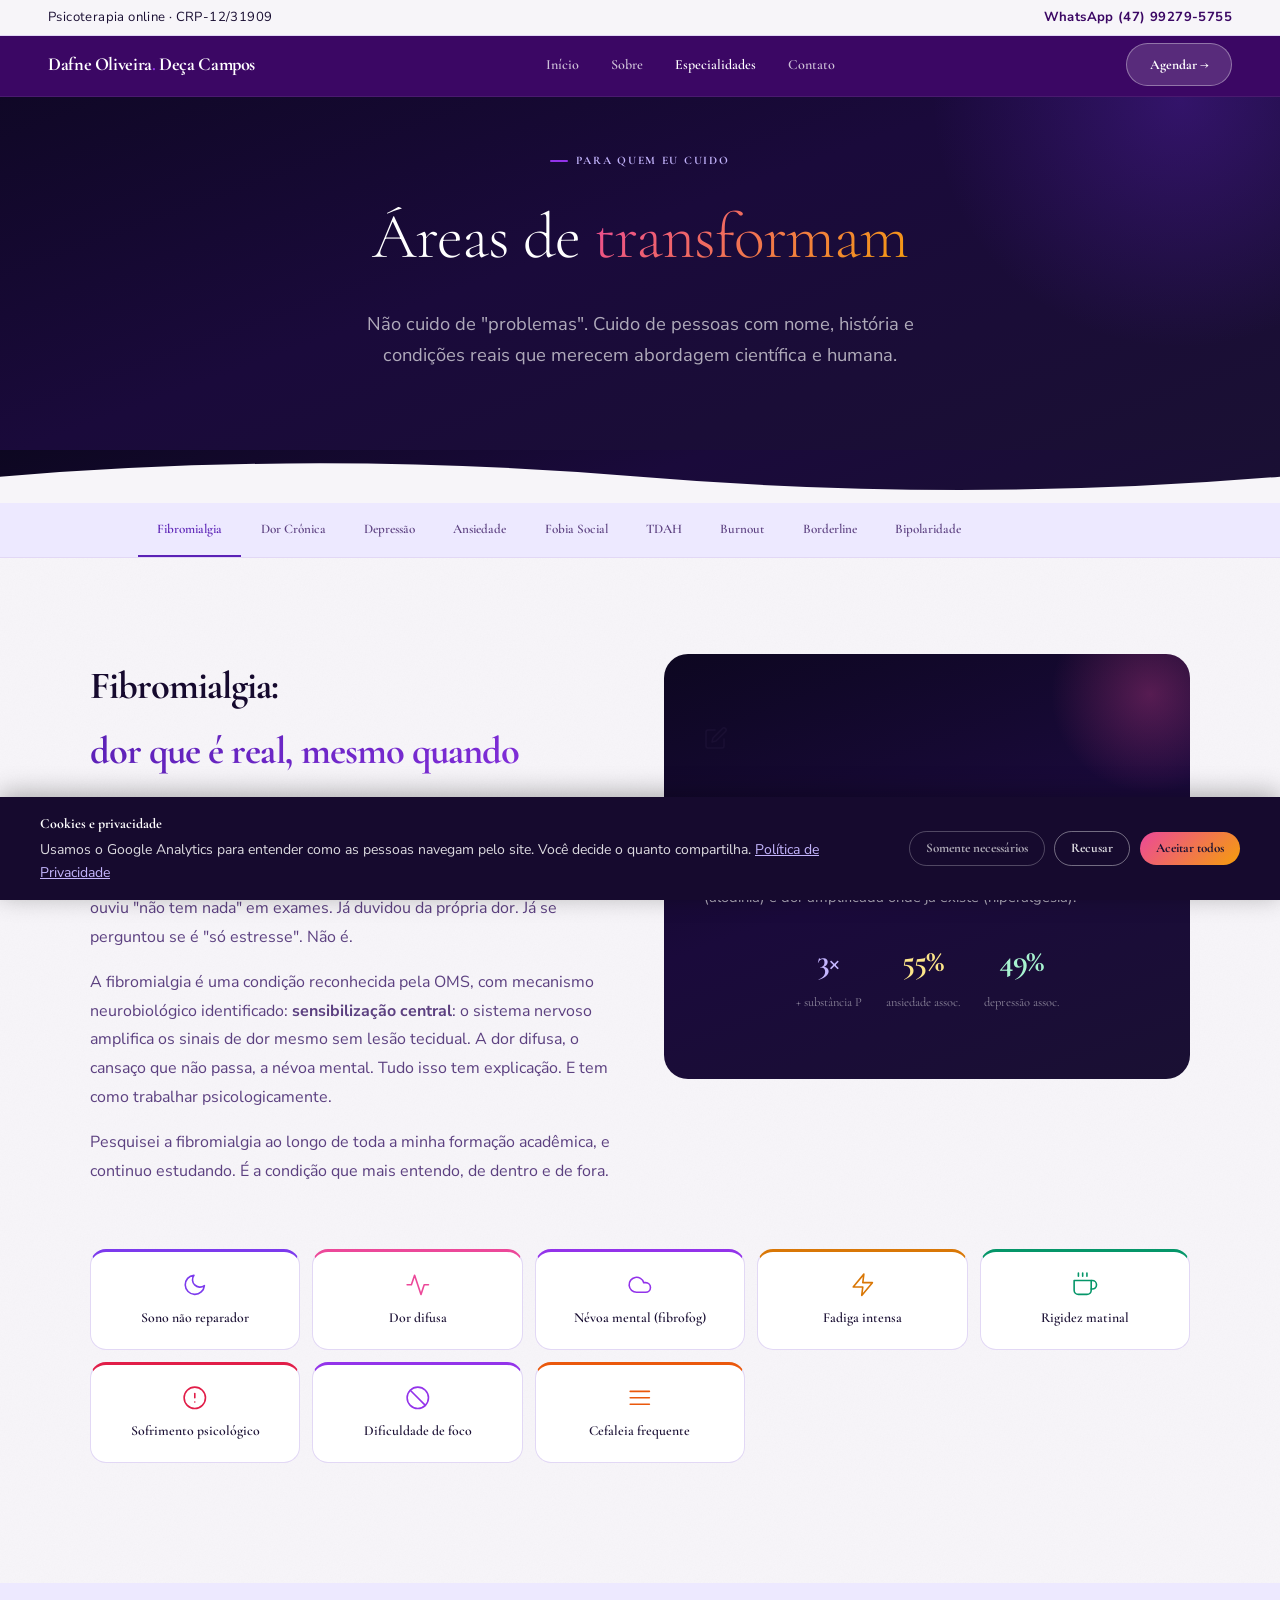
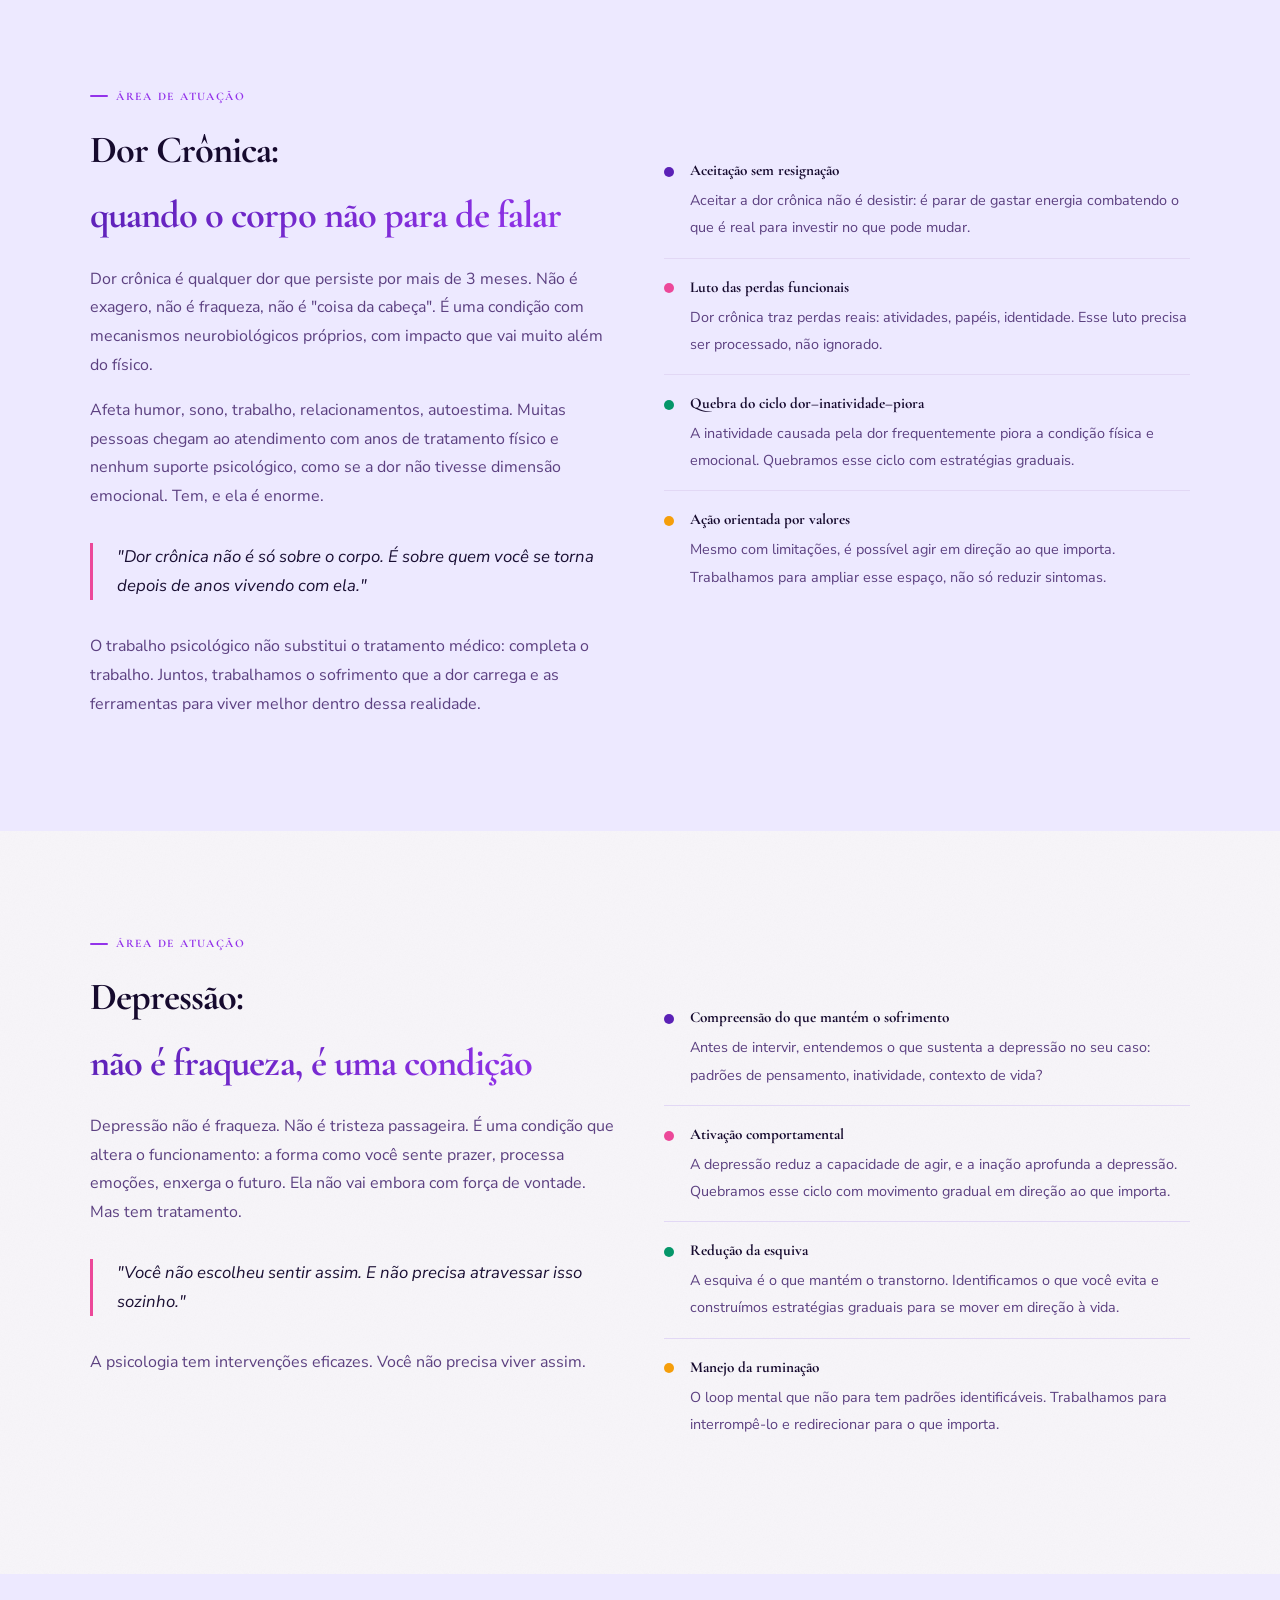
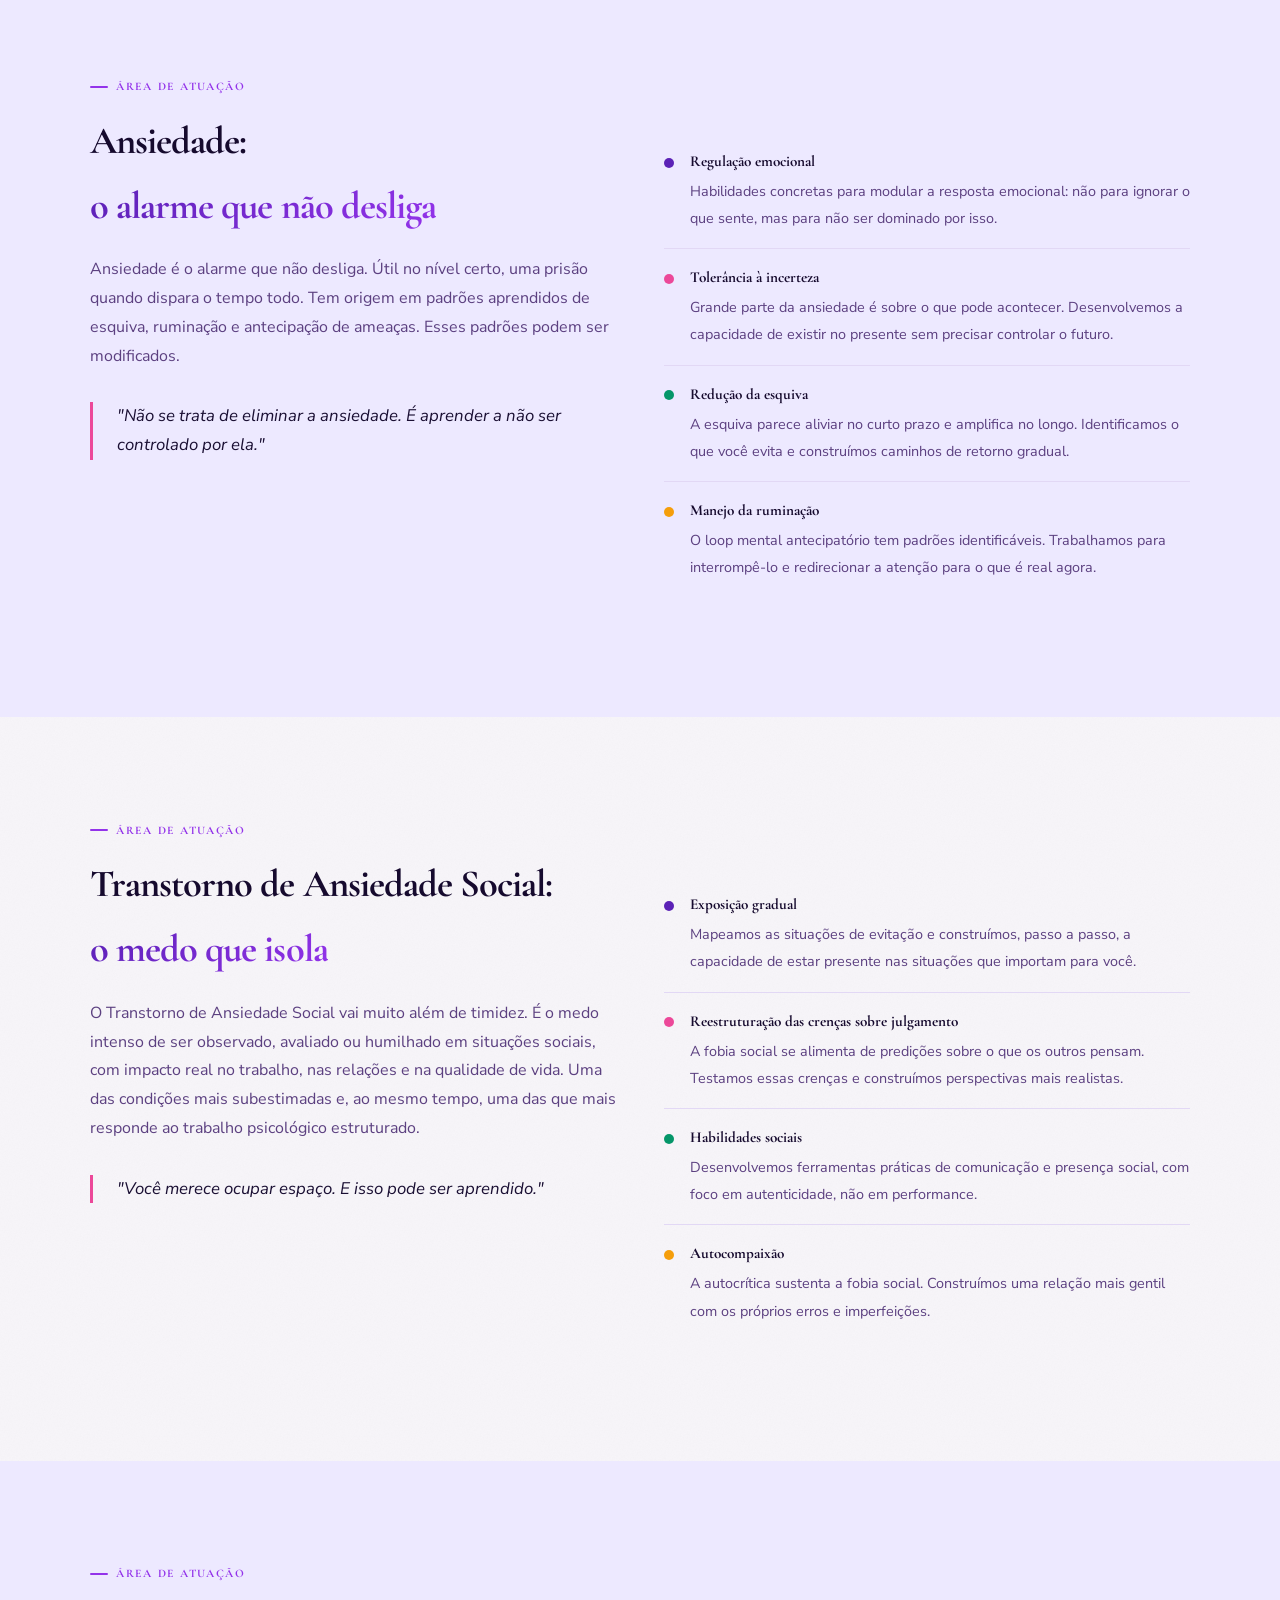
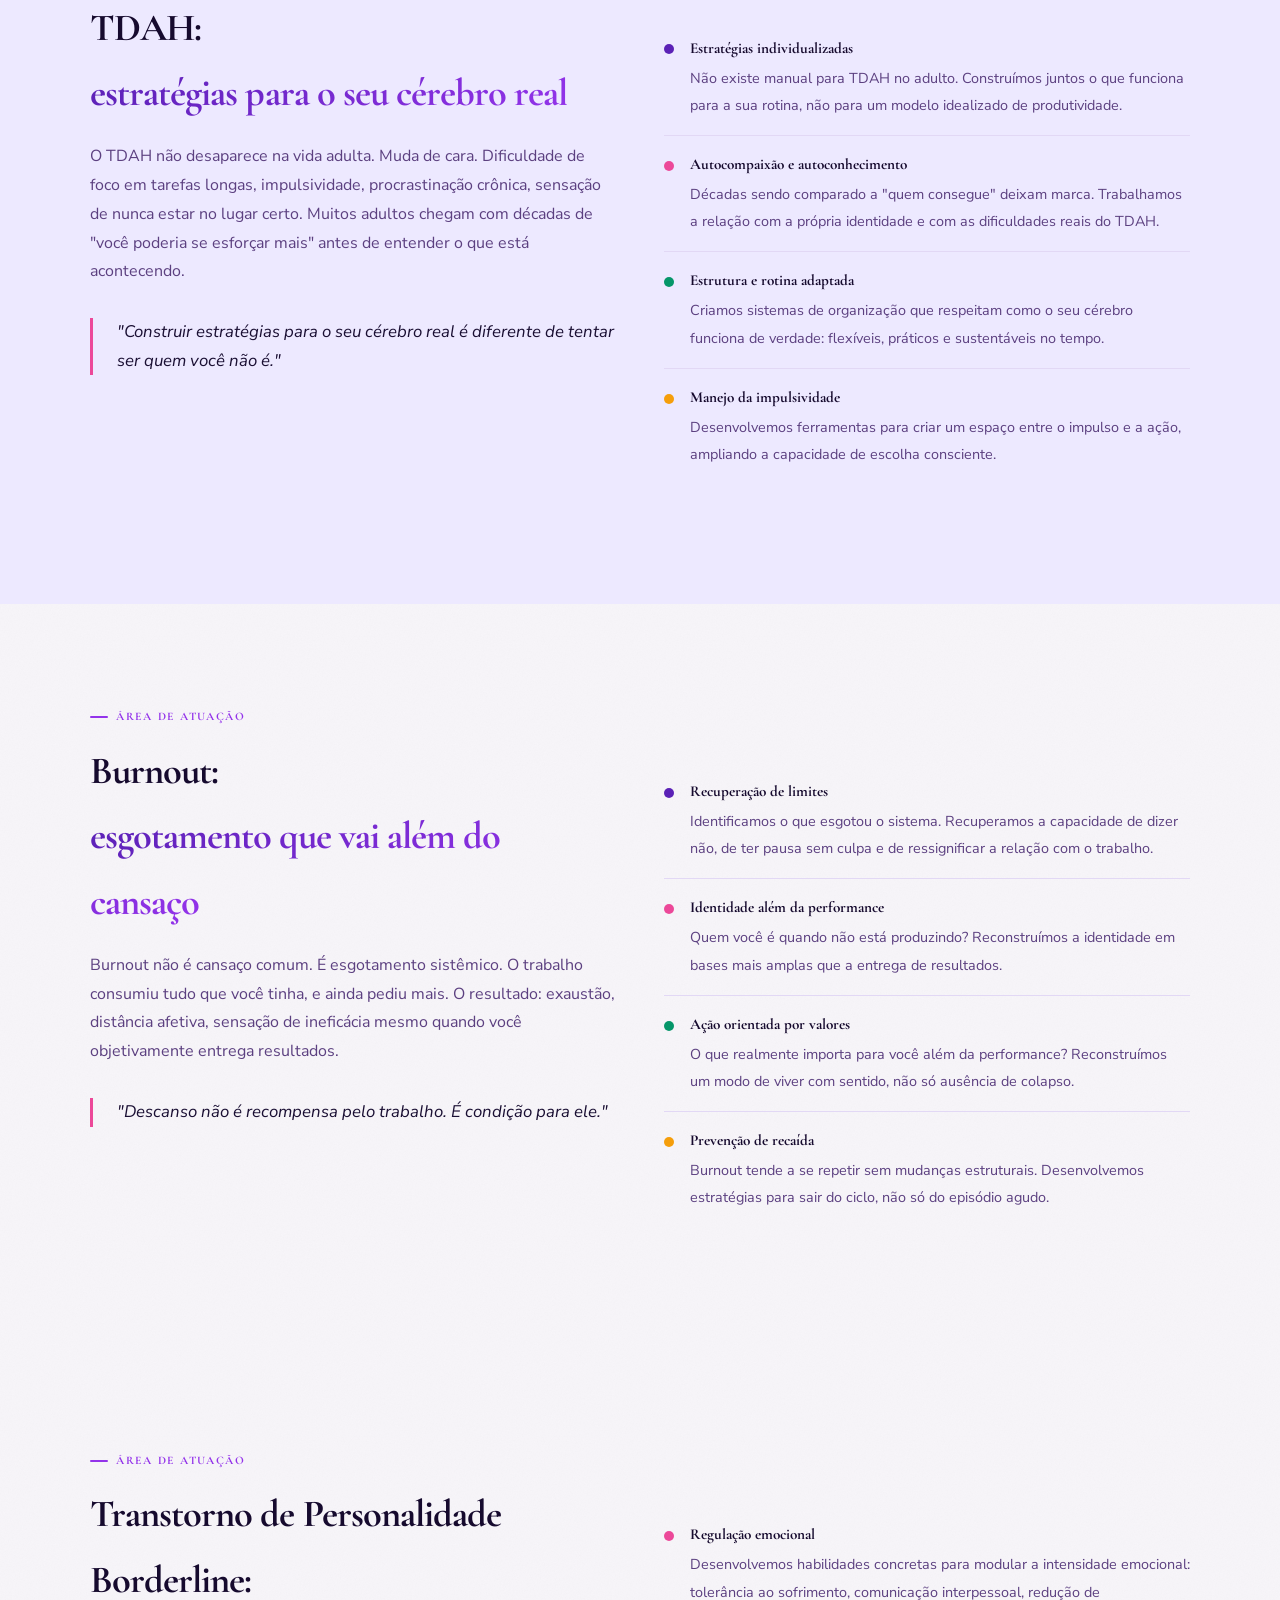
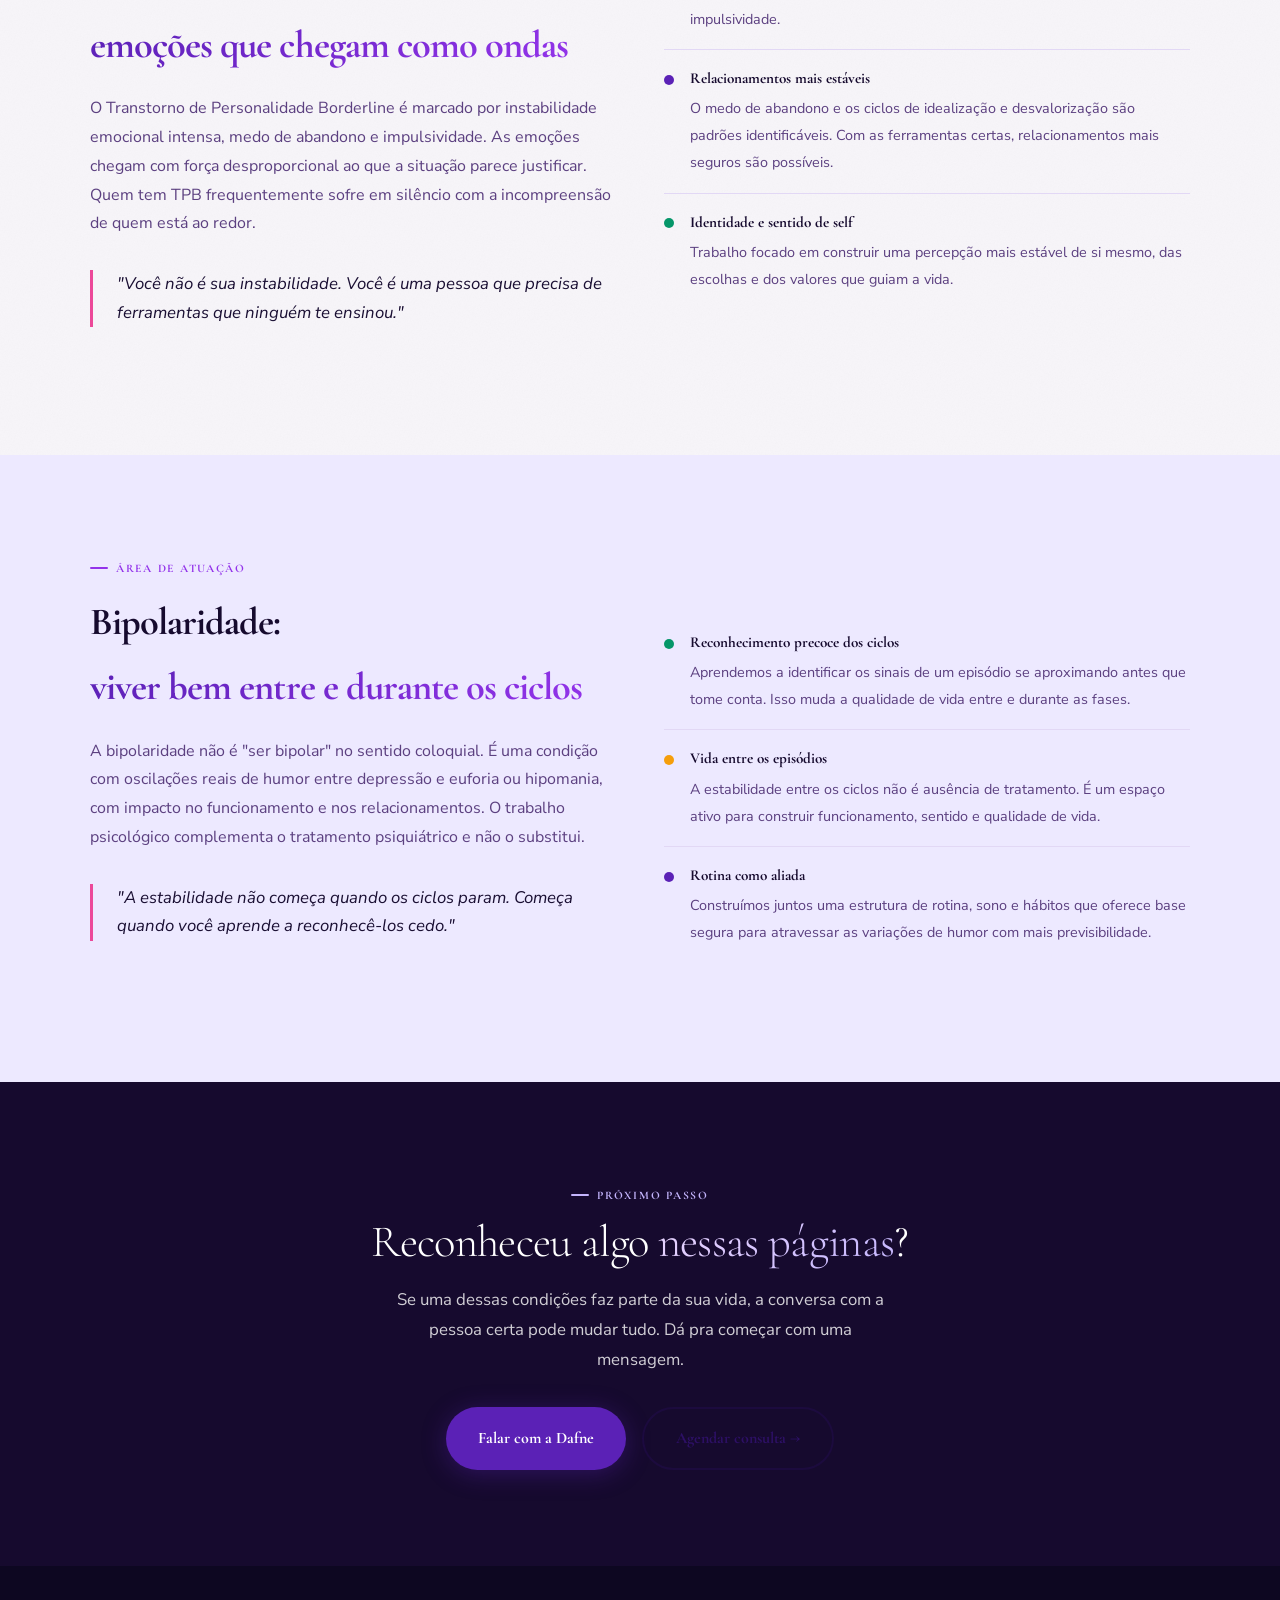
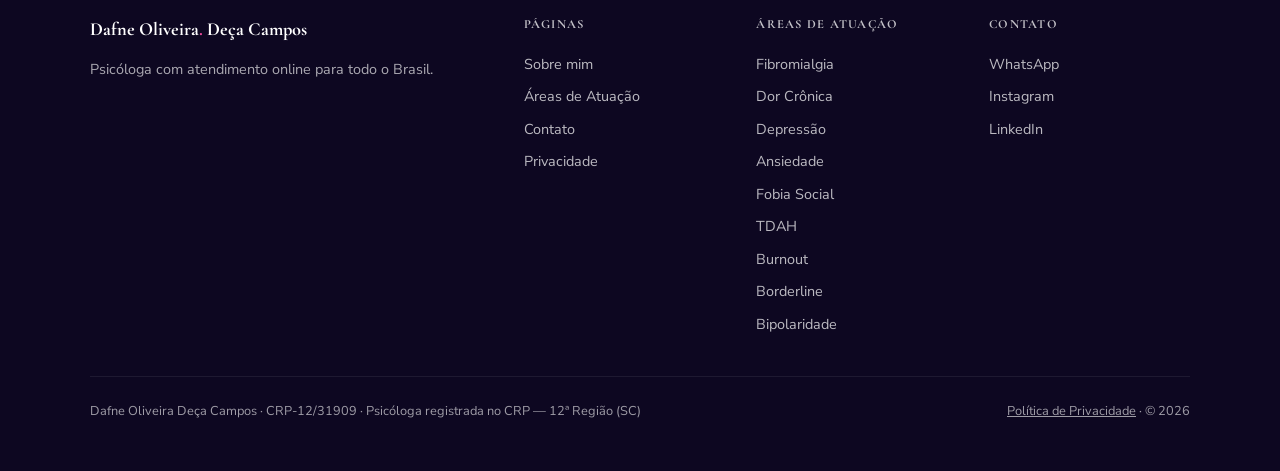
<file: especialidades.html>
<!DOCTYPE html>
<html lang="pt-BR">
<head>
  <!-- Google tag (gtag.js) — Consent Mode v2 (LGPD) -->
  <script>
    window.dataLayer = window.dataLayer || [];
    function gtag(){dataLayer.push(arguments);}
    gtag('consent', 'default', {'analytics_storage': 'denied', 'ad_storage': 'denied', 'wait_for_update': 500});
  </script>
  <script async src="https://www.googletagmanager.com/gtag/js?id=G-C1FVMWD3WG"></script>
  <script>
    gtag('js', new Date());
    gtag('config', 'G-C1FVMWD3WG');
  </script>
  <link rel="icon" type="image/x-icon" href="favicon.ico">
  <link rel="icon" type="image/svg+xml" href="favicon.svg">
  <link rel="icon" type="image/png" sizes="32x32" href="favicon-32x32.png">
  <link rel="icon" type="image/png" sizes="16x16" href="favicon-16x16.png">
  <link rel="apple-touch-icon" sizes="180x180" href="apple-touch-icon.png">
  <meta charset="UTF-8">
  <meta name="viewport" content="width=device-width, initial-scale=1.0">
  <title>Especialidades | Fibromialgia, Dor Crônica, Ansiedade — Dafne Oliveira Deça Campos, Psicóloga</title>
  <meta name="description" content="Fibromialgia, dor crônica, depressão, ansiedade, fobia social, TDAH, burnout, TPB e bipolaridade. Atendimento psicológico online com Dafne Oliveira Deça Campos, CRP-12/31909.">

  <!-- ── SEO / GEO ────────────────────────────────────────── -->
  <meta name="robots" content="index, follow, max-snippet:-1, max-image-preview:large, max-video-preview:-1">
  <link rel="canonical" href="https://www.dafnepsicologa.com.br/especialidades.html">
  <!-- Open Graph -->
  <meta property="og:type" content="website">
  <meta property="og:url" content="https://www.dafnepsicologa.com.br/especialidades.html">
  <meta property="og:title" content="Especialidades | Fibromialgia, Dor Crônica, Ansiedade — Dafne Oliveira Deça Campos, Psicóloga">
  <meta property="og:description" content="Fibromialgia, dor crônica, depressão, ansiedade, fobia social, TDAH, burnout, TPB e bipolaridade. Atendimento psicológico online com Dafne Oliveira Deça Campos, CRP-12/31909.">
  <meta property="og:site_name" content="Dafne Oliveira Deça Campos — Psicóloga">
  <meta property="og:locale" content="pt_BR">
  <meta property="og:image" content="https://www.dafnepsicologa.com.br/images/dafne-hero.jpg">
  <meta property="og:image:width" content="1200">
  <meta property="og:image:height" content="630">
  <meta property="og:image:alt" content="Dafne Oliveira Deça Campos, psicóloga CRP-12/31909">
  <!-- Twitter Card -->
  <meta name="twitter:card" content="summary_large_image">
  <meta name="twitter:title" content="Especialidades | Fibromialgia, Dor Crônica, Ansiedade — Dafne Oliveira Deça Campos, Psicóloga">
  <meta name="twitter:description" content="Fibromialgia, dor crônica, depressão, ansiedade, fobia social, TDAH, burnout, TPB e bipolaridade. Atendimento psicológico online com Dafne Oliveira Deça Campos, CRP-12/31909.">
  <meta name="twitter:image" content="https://www.dafnepsicologa.com.br/images/dafne-hero.jpg">
  <meta name="twitter:image:alt" content="Dafne Oliveira Deça Campos, psicóloga CRP-12/31909">
  <!-- Schema.org JSON-LD -->
  <script type="application/ld+json">
[
  {
    "@context": "https://schema.org",
    "@type": "WebSite",
    "@id": "https://www.dafnepsicologa.com.br/#website",
    "url": "https://www.dafnepsicologa.com.br",
    "name": "Dafne Oliveira Deça Campos — Psicóloga",
    "description": "Psicóloga com atendimento online para todo o Brasil.",
    "inLanguage": "pt-BR",
    "publisher": {
      "@id": "https://www.dafnepsicologa.com.br/#dafne"
    }
  },
  {
    "@context": "https://schema.org",
    "@type": "Person",
    "@id": "https://www.dafnepsicologa.com.br/#dafne",
    "name": "Dafne Oliveira Deça Campos",
    "givenName": "Dafne",
    "familyName": "Deça Campos",
    "jobTitle": "Psicóloga",
    "description": "Psicóloga com atendimento online para todo o Brasil.",
    "url": "https://www.dafnepsicologa.com.br",
    "image": "https://www.dafnepsicologa.com.br/images/dafne-hero.jpg",
    "telephone": "+5547992795755",
    "address": {
      "@type": "PostalAddress",
      "addressLocality": "Joinville",
      "addressRegion": "SC",
      "addressCountry": "BR"
    },
    "areaServed": {
      "@type": "Country",
      "name": "Brasil"
    },
    "knowsAbout": [
      "Fibromialgia",
      "Dor Crônica",
      "Saúde Mental",
      "Depressão",
      "Ansiedade",
      "TDAH",
      "Burnout",
      "Transtorno de Personalidade Borderline",
      "Transtorno Bipolar"
    ],
    "hasCredential": {
      "@type": "EducationalOccupationalCredential",
      "credentialCategory": "CRP-12/31909",
      "recognizedBy": {
        "@type": "Organization",
        "name": "Conselho Regional de Psicologia — 12ª Região"
      }
    },
    "sameAs": [
      "https://www.instagram.com/eudafnepsicologa",
      "https://www.linkedin.com/in/dafne-oliveira-deca-campos"
    ]
  },
  {
    "@context": "https://schema.org",
    "@type": "MedicalBusiness",
    "@id": "https://www.dafnepsicologa.com.br/#consultorio",
    "name": "Dafne Oliveira Deça Campos — Psicóloga",
    "description": "Psicóloga com atendimento online para todo o Brasil.",
    "url": "https://www.dafnepsicologa.com.br",
    "telephone": "+5547992795755",
    "image": "https://www.dafnepsicologa.com.br/images/dafne-hero.jpg",
    "address": {
      "@type": "PostalAddress",
      "addressLocality": "Joinville",
      "addressRegion": "SC",
      "addressCountry": "BR"
    },
    "areaServed": {
      "@type": "Country",
      "name": "Brasil"
    },
    "priceRange": "$$",
    "availableService": [
      {
        "@type": "MedicalTherapy",
        "name": "Atendimento Psicológico Online"
      },
      {
        "@type": "MedicalTherapy",
        "name": "Terapia para Fibromialgia"
      },
      {
        "@type": "MedicalTherapy",
        "name": "Terapia para Dor Crônica"
      },
      {
        "@type": "MedicalTherapy",
        "name": "Terapia para Depressão e Ansiedade"
      }
    ],
    "employee": {
      "@id": "https://www.dafnepsicologa.com.br/#dafne"
    }
  },
  {
    "@context": "https://schema.org",
    "@type": "BreadcrumbList",
    "itemListElement": [
      {
        "@type": "ListItem",
        "position": 1,
        "name": "Dafne Oliveira Deça Campos — Psicóloga",
        "item": "https://www.dafnepsicologa.com.br"
      },
      {
        "@type": "ListItem",
        "position": 2,
        "name": "Especialidades",
        "item": "https://www.dafnepsicologa.com.br/especialidades.html"
      }
    ]
  },
  {
    "@context": "https://schema.org",
    "@type": "ItemList",
    "name": "Especialidades de Dafne Oliveira Deça Campos",
    "description": "Condições atendidas pela psicóloga Dafne Oliveira Deça Campos",
    "itemListElement": [
      {
        "@type": "ListItem",
        "position": 1,
        "name": "Fibromialgia",
        "url": "https://www.dafnepsicologa.com.br/especialidades.html#fibromialgia"
      },
      {
        "@type": "ListItem",
        "position": 2,
        "name": "Dor Crônica",
        "url": "https://www.dafnepsicologa.com.br/especialidades.html#dor-cronica"
      },
      {
        "@type": "ListItem",
        "position": 3,
        "name": "Depressão",
        "url": "https://www.dafnepsicologa.com.br/especialidades.html#depressao"
      },
      {
        "@type": "ListItem",
        "position": 4,
        "name": "Ansiedade",
        "url": "https://www.dafnepsicologa.com.br/especialidades.html#ansiedade"
      },
      {
        "@type": "ListItem",
        "position": 5,
        "name": "Fobia Social",
        "url": "https://www.dafnepsicologa.com.br/especialidades.html#fobia-social"
      },
      {
        "@type": "ListItem",
        "position": 6,
        "name": "TDAH",
        "url": "https://www.dafnepsicologa.com.br/especialidades.html#tdah"
      },
      {
        "@type": "ListItem",
        "position": 7,
        "name": "Burnout",
        "url": "https://www.dafnepsicologa.com.br/especialidades.html#burnout"
      },
      {
        "@type": "ListItem",
        "position": 8,
        "name": "Borderline (TPB)",
        "url": "https://www.dafnepsicologa.com.br/especialidades.html#personalidade-tpb"
      },
      {
        "@type": "ListItem",
        "position": 9,
        "name": "Bipolaridade",
        "url": "https://www.dafnepsicologa.com.br/especialidades.html#bipolaridade"
      }
    ]
  }
]
</script>
  <link rel="preconnect" href="https://fonts.googleapis.com">
  <link rel="preconnect" href="https://fonts.gstatic.com" crossorigin>
  <link rel="preload" as="style" href="https://fonts.googleapis.com/css2?family=Cormorant+Garamond:ital,wght@0,400;0,500;0,700;1,400&family=Nunito+Sans:wght@300;400;500;600&display=swap" onload="this.onload=null;this.rel='stylesheet'">
  <noscript><link rel="stylesheet" href="https://fonts.googleapis.com/css2?family=Cormorant+Garamond:ital,wght@0,400;0,500;0,700;1,400&family=Nunito+Sans:wght@300;400;500;600&display=swap"></noscript>
  <link rel="stylesheet" href="css/style.css">
  <style>
    .spec-nav {
      background: var(--c-surface); border-bottom: 1px solid var(--c-border);
      position: sticky; top: 72px; z-index: 90; overflow-x: auto;
    }
    .spec-nav-inner {
      max-width: 1100px; margin: 0 auto; padding: 0 3rem;
      display: flex; gap: 0;
    }
    .spec-nav-link {
      padding: 0.9rem 1.2rem; font-family: var(--f-heading); font-weight: 600;
      font-size: 0.82rem; color: var(--c-muted); text-decoration: none;
      border-bottom: 2px solid transparent; white-space: nowrap;
      transition: color 0.2s, border-color 0.2s;
    }
    .spec-nav-link:hover { color: var(--c-violet); }
    .spec-nav-link.active { color: var(--c-violet); border-bottom-color: var(--c-violet); }
    .spec-section { scroll-margin-top: 120px; }

    .symptom-grid {
      display: grid; grid-template-columns: repeat(auto-fill, minmax(180px,1fr));
      gap: 0.75rem; margin: 1.5rem 0;
    }
    .symptom-card {
      background: var(--c-white); border: 1px solid var(--c-border);
      border-radius: var(--r-md); padding: 1.25rem 1rem; text-align: center;
      font-family: var(--f-heading); font-size: 0.86rem; font-weight: 600;
      color: var(--c-text); border-top: 3px solid var(--card-color, var(--c-violet));
      display: flex; flex-direction: column; align-items: center; gap: 0.5rem;
      transition: transform 0.2s, box-shadow 0.2s;
    }
    .symptom-card:hover { transform: translateY(-3px); box-shadow: 0 8px 24px rgba(0,0,0,0.08); }
    .symptom-icon { width: 1.6rem; height: 1.6rem; color: var(--card-color, var(--c-violet)); }

    .approach-list { margin: 1.5rem 0; }
    .approach-item {
      display: flex; gap: 1rem; padding: 1rem 0;
      border-bottom: 1px solid var(--c-border);
    }
    .approach-item:last-child { border-bottom: none; }
    .approach-item-dot {
      width: 10px; height: 10px; border-radius: 50%;
      flex-shrink: 0; margin-top: 0.55rem;
    }
    .approach-item-content {}
    .approach-item-content strong {
      font-family: var(--f-heading); font-weight: 700; font-size: 0.95rem;
      color: var(--c-dark); display: block; margin-bottom: 0.2rem;
    }
    .approach-item-content span { font-size: 0.9rem; color: var(--c-muted); }

    .spec-two {
      display: grid; grid-template-columns: 1fr 1fr; gap: 3rem; align-items: start;
    }
    .spec-two h2 {
      font-family: var(--f-heading); font-weight: 800; font-size: clamp(1.8rem,3vw,2.4rem);
      letter-spacing: -0.025em; color: var(--c-dark); margin-bottom: 1rem;
    }
    .spec-two h2 em {
      font-style: normal; background: var(--g-cool);
      -webkit-background-clip: text; -webkit-text-fill-color: transparent; background-clip: text;
    }
    .spec-two p { color: var(--c-muted); line-height: 1.8; margin-bottom: 1rem; }

    .visual-card {
      background: var(--g-hero); border-radius: var(--r-lg);
      padding: 2.5rem; position: relative; overflow: hidden;
    }
    .visual-card::before {
      content: ''; position: absolute; top: -60px; right: -60px;
      width: 200px; height: 200px;
      background: radial-gradient(circle, rgba(236,72,153,0.3) 0%, transparent 70%);
    }
    .visual-card-icon { font-size: 3rem; margin-bottom: 1rem; position: relative; z-index: 1; }
    .visual-card h3 {
      font-family: var(--f-heading); font-weight: 800; font-size: 1.3rem;
      color: white; margin-bottom: 0.5rem; position: relative; z-index: 1;
    }
    .visual-card p { color: rgba(255,255,255,0.65); font-size: 0.92rem; line-height: 1.7; position: relative; z-index: 1; }

    .stat-row {
      display: flex; gap: 1.5rem; flex-wrap: wrap; margin: 1.5rem 0;
    }
    .stat-item { text-align: center; }
    .stat-num {
      font-family: var(--f-heading); font-weight: 800; font-size: 2rem;
      letter-spacing: -0.04em; display: block;
    }
    .stat-label { font-size: 0.78rem; color: var(--c-muted); font-family: var(--f-heading); }

    .quote-pull {
      border-left: 3px solid var(--c-pink); padding-left: 1.5rem;
      margin: 2rem 0; font-style: italic; font-size: 1.05rem;
      color: var(--c-text); line-height: 1.7;
    }

    .conditions-grid {
      display: grid; grid-template-columns: repeat(auto-fill, minmax(300px,1fr));
      gap: 1.5rem; margin-top: 2.5rem;
    }
    .condition-card {
      background: var(--c-white); border: 1px solid var(--c-border);
      border-radius: var(--r-md); padding: 1.75rem;
      transition: box-shadow 0.2s, transform 0.2s;
    }
    .condition-card:hover { box-shadow: var(--s-md); transform: translateY(-2px); }
    .condition-icon { font-size: 2rem; margin-bottom: 0.75rem; }
    .condition-title {
      font-family: var(--f-heading); font-weight: 800; font-size: 1.05rem;
      color: var(--c-dark); margin-bottom: 0.5rem;
    }
    .condition-body { font-size: 0.9rem; color: var(--c-muted); line-height: 1.75; }
    .condition-tag {
      display: inline-block; margin-top: 0.75rem; padding: 0.25rem 0.75rem;
      border-radius: var(--r-xl); font-family: var(--f-heading);
      font-weight: 700; font-size: 0.72rem;
    }

    .alert-box {
      background: rgba(245,158,11,0.06); border: 1px solid rgba(245,158,11,0.25);
      border-radius: var(--r-md); padding: 1.5rem; margin: 2rem 0;
    }
    .alert-box p { font-size: 0.9rem; color: var(--c-muted); line-height: 1.75; }

    @media (max-width: 760px) {
      .spec-two { grid-template-columns: 1fr; }
      .spec-nav-inner { padding: 0 1rem; }
      .stat-row { justify-content: center; }
    }
  </style>
</head>
<body>
<a href="#main-content" class="skip-link">Pular para o conteúdo principal</a>

<div class="topbar">
  <span>Psicoterapia online · CRP-12/31909</span>
  <a href="https://wa.me/5547992795755">WhatsApp (47) 99279-5755</a>
</div>
<nav>
  <a href="index.html" class="nav-logo">Dafne Oliveira<span>.</span> Deça Campos</a>
  <button class="nav-hamburger" aria-label="Menu" onclick="this.closest('nav').classList.toggle('nav-open')"><span></span><span></span><span></span></button>
  <div class="nav-links">
    <a href="index.html">Início</a>
    <a href="sobre.html">Sobre</a>
    <a href="especialidades.html" class="active">Especialidades</a>
    <a href="contato.html">Contato</a>
    <a href="https://wa.me/5547992795755" class="nav-mobile-cta">Agendar consulta →</a>
  </div>
  <a href="https://wa.me/5547992795755" class="nav-cta">Agendar →</a>
</nav>
<main id="main-content" tabindex="-1">

<!-- HEADER -->
<div class="page-header">
  <span class="section-tag" style="color:#C4B5FD">Para quem eu cuido</span>
  <h1>Áreas de <em style="font-style:normal; background:var(--g-warm);-webkit-background-clip:text;-webkit-text-fill-color:transparent;background-clip:text">transformam</em></h1>
  <p>Não cuido de "problemas". Cuido de pessoas com nome, história e condições reais que merecem abordagem científica e humana.</p>
</div>

<div class="wave" style="background:var(--g-hero)">
  <svg viewBox="0 0 1440 60" fill="none" preserveAspectRatio="none">
    <path d="M0,60 L0,30 Q360,0 720,30 Q1080,60 1440,30 L1440,60 Z" fill="var(--c-bg)"/>
  </svg>
</div>

<!-- SUB NAV -->
<div class="spec-nav">
  <div class="spec-nav-inner">
    <a href="#fibromialgia" class="spec-nav-link active">Fibromialgia</a>
    <a href="#dor-cronica" class="spec-nav-link">Dor Crônica</a>
    <a href="#depressao" class="spec-nav-link">Depressão</a>
    <a href="#ansiedade" class="spec-nav-link">Ansiedade</a>
    <a href="#fobia-social" class="spec-nav-link">Fobia Social</a>
    <a href="#tdah" class="spec-nav-link">TDAH</a>
    <a href="#burnout" class="spec-nav-link">Burnout</a>
    <a href="#personalidade-tpb" class="spec-nav-link">Borderline</a>
    <a href="#bipolaridade" class="spec-nav-link">Bipolaridade</a>
  </div>
</div>

<!-- ──────────────────────── FIBROMIALGIA ──────────────────────── -->
<section id="fibromialgia" class="section spec-section">
  <div class="section-inner">
    <div class="spec-two">
      <div>
        <h2>Fibromialgia:<br><em>dor que é real, mesmo quando ninguém acredita</em></h2>
        <p>Se você chegou até aqui carregando a fibromialgia, provavelmente já ouviu "não tem nada" em exames. Já duvidou da própria dor. Já se perguntou se é "só estresse". Não é.</p>
        <p>A fibromialgia é uma condição reconhecida pela OMS, com mecanismo neurobiológico identificado: <strong>sensibilização central</strong>: o sistema nervoso amplifica os sinais de dor mesmo sem lesão tecidual. A dor difusa, o cansaço que não passa, a névoa mental. Tudo isso tem explicação. E tem como trabalhar psicologicamente.</p>
        <p>Pesquisei a fibromialgia ao longo de toda a minha formação acadêmica, e continuo estudando. É a condição que mais entendo, de dentro e de fora.</p>
      </div>
      <div class="visual-card">
        <div class="visual-card-icon"><svg width="24" height="24" viewBox="0 0 24 24" fill="none" stroke="currentColor" stroke-width="1.5" stroke-linecap="round" stroke-linejoin="round"><path d="M11 4H4a2 2 0 0 0-2 2v14a2 2 0 0 0 2 2h14a2 2 0 0 0 2-2v-7"/><path d="M18.5 2.5a2.121 2.121 0 0 1 3 3L12 15l-4 1 1-4 9.5-9.5z"/></svg></div>
        <h3>O que a ciência diz</h3>
        <p>Sensibilização central: o SNC amplifica sinais de dor sem lesão identificável. O resultado é dor intensa em estímulos leves (alodínia) e dor amplificada onde já existe (hiperalgesia).</p>
        <div class="stat-row" style="margin-top:1.5rem; justify-content:center;">
          <div class="stat-item">
            <span class="stat-num" style="color:#C4B5FD">3×</span>
            <span class="stat-label" style="color:rgba(255,255,255,0.5)">+ substância P</span>
          </div>
          <div class="stat-item">
            <span class="stat-num" style="color:#FDE68A">55%</span>
            <span class="stat-label" style="color:rgba(255,255,255,0.5)">ansiedade assoc.</span>
          </div>
          <div class="stat-item">
            <span class="stat-num" style="color:#A7F3D0">49%</span>
            <span class="stat-label" style="color:rgba(255,255,255,0.5)">depressão assoc.</span>
          </div>
        </div>

      </div>
    </div>

    <div class="symptom-grid" style="margin-top:3rem">
      <div class="symptom-card" style="--card-color:#7C3AED"><svg class="symptom-icon" viewBox="0 0 24 24" fill="none" stroke="currentColor" stroke-width="1.5" stroke-linecap="round" stroke-linejoin="round"><path d="M21 12.79A9 9 0 1 1 11.21 3 7 7 0 0 0 21 12.79z"/></svg><span>Sono não reparador</span></div>
      <div class="symptom-card" style="--card-color:#EC4899"><svg class="symptom-icon" viewBox="0 0 24 24" fill="none" stroke="currentColor" stroke-width="1.5" stroke-linecap="round" stroke-linejoin="round"><polyline points="22 12 18 12 15 21 9 3 6 12 2 12"/></svg><span>Dor difusa</span></div>
      <div class="symptom-card" style="--card-color:#9333EA"><svg class="symptom-icon" viewBox="0 0 24 24" fill="none" stroke="currentColor" stroke-width="1.5" stroke-linecap="round" stroke-linejoin="round"><path d="M17.5 19H9a7 7 0 1 1 6.71-9h1.79a4.5 4.5 0 1 1 0 9Z"/></svg><span>Névoa mental (fibrofog)</span></div>
      <div class="symptom-card" style="--card-color:#D97706"><svg class="symptom-icon" viewBox="0 0 24 24" fill="none" stroke="currentColor" stroke-width="1.5" stroke-linecap="round" stroke-linejoin="round"><polygon points="13 2 3 14 12 14 11 22 21 10 12 10 13 2"/></svg><span>Fadiga intensa</span></div>
      <div class="symptom-card" style="--card-color:#059669"><svg class="symptom-icon" viewBox="0 0 24 24" fill="none" stroke="currentColor" stroke-width="1.5" stroke-linecap="round" stroke-linejoin="round"><path d="M18 8h1a4 4 0 0 1 0 8h-1"/><path d="M2 8h16v9a4 4 0 0 1-4 4H6a4 4 0 0 1-4-4V8z"/><line x1="6" y1="1" x2="6" y2="4"/><line x1="10" y1="1" x2="10" y2="4"/><line x1="14" y1="1" x2="14" y2="4"/></svg><span>Rigidez matinal</span></div>
      <div class="symptom-card" style="--card-color:#E11D48"><svg class="symptom-icon" viewBox="0 0 24 24" fill="none" stroke="currentColor" stroke-width="1.5" stroke-linecap="round" stroke-linejoin="round"><circle cx="12" cy="12" r="10"/><line x1="12" y1="8" x2="12" y2="12"/><line x1="12" y1="16" x2="12.01" y2="16"/></svg><span>Sofrimento psicológico</span></div>
      <div class="symptom-card" style="--card-color:#9333EA"><svg class="symptom-icon" viewBox="0 0 24 24" fill="none" stroke="currentColor" stroke-width="1.5" stroke-linecap="round" stroke-linejoin="round"><circle cx="12" cy="12" r="10"/><line x1="4.93" y1="4.93" x2="19.07" y2="19.07"/></svg><span>Dificuldade de foco</span></div>
      <div class="symptom-card" style="--card-color:#EA580C"><svg class="symptom-icon" viewBox="0 0 24 24" fill="none" stroke="currentColor" stroke-width="1.5" stroke-linecap="round" stroke-linejoin="round"><path d="M3 12h18M3 6h18M3 18h18"/></svg><span>Cefaleia frequente</span></div>
    </div>
  </div>
</section>

<!-- ──────────────────────── DOR CRÔNICA ──────────────────────── -->
<section id="dor-cronica" class="section spec-section" style="background:var(--c-surface)">
  <div class="section-inner">
    <span class="section-tag">Área de Atuação</span>
    <div class="spec-two">
      <div>
        <h2>Dor Crônica:<br><em>quando o corpo não para de falar</em></h2>
        <p>Dor crônica é qualquer dor que persiste por mais de 3 meses. Não é exagero, não é fraqueza, não é "coisa da cabeça". É uma condição com mecanismos neurobiológicos próprios, com impacto que vai muito além do físico.</p>
        <p>Afeta humor, sono, trabalho, relacionamentos, autoestima. Muitas pessoas chegam ao atendimento com anos de tratamento físico e nenhum suporte psicológico, como se a dor não tivesse dimensão emocional. Tem, e ela é enorme.</p>
        <blockquote class="quote-pull">
          "Dor crônica não é só sobre o corpo. É sobre quem você se torna depois de anos vivendo com ela."
        </blockquote>
        <p>O trabalho psicológico não substitui o tratamento médico: completa o trabalho. Juntos, trabalhamos o sofrimento que a dor carrega e as ferramentas para viver melhor dentro dessa realidade.</p>
      </div>
      <div>
        <div class="approach-list">
          <div class="approach-item">
            <div class="approach-item-dot" style="background:var(--c-violet)"></div>
            <div class="approach-item-content">
              <strong>Aceitação sem resignação</strong>
              <span>Aceitar a dor crônica não é desistir: é parar de gastar energia combatendo o que é real para investir no que pode mudar.</span>
            </div>
          </div>
          <div class="approach-item">
            <div class="approach-item-dot" style="background:var(--c-pink)"></div>
            <div class="approach-item-content">
              <strong>Luto das perdas funcionais</strong>
              <span>Dor crônica traz perdas reais: atividades, papéis, identidade. Esse luto precisa ser processado, não ignorado.</span>
            </div>
          </div>
          <div class="approach-item">
            <div class="approach-item-dot" style="background:var(--c-emerald)"></div>
            <div class="approach-item-content">
              <strong>Quebra do ciclo dor–inatividade–piora</strong>
              <span>A inatividade causada pela dor frequentemente piora a condição física e emocional. Quebramos esse ciclo com estratégias graduais.</span>
            </div>
          </div>
          <div class="approach-item">
            <div class="approach-item-dot" style="background:var(--c-amber)"></div>
            <div class="approach-item-content">
              <strong>Ação orientada por valores</strong>
              <span>Mesmo com limitações, é possível agir em direção ao que importa. Trabalhamos para ampliar esse espaço, não só reduzir sintomas.</span>
            </div>
          </div>
        </div>
      </div>
    </div>
  </div>
</section>

<!-- ──────────────────────── DEPRESSÃO ──────────────────────── -->
<section id="depressao" class="section spec-section">
  <div class="section-inner">
    <span class="section-tag">Área de Atuação</span>
    <div class="spec-two">
      <div>
        <h2>Depressão:<br><em>não é fraqueza, é uma condição</em></h2>
        <p>Depressão não é fraqueza. Não é tristeza passageira. É uma condição que altera o funcionamento: a forma como você sente prazer, processa emoções, enxerga o futuro. Ela não vai embora com força de vontade. Mas tem tratamento.</p>
        <blockquote class="quote-pull">
          "Você não escolheu sentir assim. E não precisa atravessar isso sozinho."
        </blockquote>
        <p>A psicologia tem intervenções eficazes. Você não precisa viver assim.</p>
      </div>
      <div>
        <div class="approach-list">
          <div class="approach-item">
            <div class="approach-item-dot" style="background:var(--c-violet)"></div>
            <div class="approach-item-content">
              <strong>Compreensão do que mantém o sofrimento</strong>
              <span>Antes de intervir, entendemos o que sustenta a depressão no seu caso: padrões de pensamento, inatividade, contexto de vida?</span>
            </div>
          </div>
          <div class="approach-item">
            <div class="approach-item-dot" style="background:var(--c-pink)"></div>
            <div class="approach-item-content">
              <strong>Ativação comportamental</strong>
              <span>A depressão reduz a capacidade de agir, e a inação aprofunda a depressão. Quebramos esse ciclo com movimento gradual em direção ao que importa.</span>
            </div>
          </div>
          <div class="approach-item">
            <div class="approach-item-dot" style="background:var(--c-emerald)"></div>
            <div class="approach-item-content">
              <strong>Redução da esquiva</strong>
              <span>A esquiva é o que mantém o transtorno. Identificamos o que você evita e construímos estratégias graduais para se mover em direção à vida.</span>
            </div>
          </div>
          <div class="approach-item">
            <div class="approach-item-dot" style="background:var(--c-amber)"></div>
            <div class="approach-item-content">
              <strong>Manejo da ruminação</strong>
              <span>O loop mental que não para tem padrões identificáveis. Trabalhamos para interrompê-lo e redirecionar para o que importa.</span>
            </div>
          </div>
        </div>
      </div>
    </div>
  </div>
</section>

<!-- ──────────────────────── ANSIEDADE ──────────────────────── -->
<section id="ansiedade" class="section spec-section" style="background:var(--c-surface)">
  <div class="section-inner">
    <span class="section-tag">Área de Atuação</span>
    <div class="spec-two">
      <div>
        <h2>Ansiedade:<br><em>o alarme que não desliga</em></h2>
        <p>Ansiedade é o alarme que não desliga. Útil no nível certo, uma prisão quando dispara o tempo todo. Tem origem em padrões aprendidos de esquiva, ruminação e antecipação de ameaças. Esses padrões podem ser modificados.</p>
        <blockquote class="quote-pull">
          "Não se trata de eliminar a ansiedade. É aprender a não ser controlado por ela."
        </blockquote>
      </div>
      <div>
        <div class="approach-list">
          <div class="approach-item">
            <div class="approach-item-dot" style="background:var(--c-violet)"></div>
            <div class="approach-item-content">
              <strong>Regulação emocional</strong>
              <span>Habilidades concretas para modular a resposta emocional: não para ignorar o que sente, mas para não ser dominado por isso.</span>
            </div>
          </div>
          <div class="approach-item">
            <div class="approach-item-dot" style="background:var(--c-pink)"></div>
            <div class="approach-item-content">
              <strong>Tolerância à incerteza</strong>
              <span>Grande parte da ansiedade é sobre o que pode acontecer. Desenvolvemos a capacidade de existir no presente sem precisar controlar o futuro.</span>
            </div>
          </div>
          <div class="approach-item">
            <div class="approach-item-dot" style="background:var(--c-emerald)"></div>
            <div class="approach-item-content">
              <strong>Redução da esquiva</strong>
              <span>A esquiva parece aliviar no curto prazo e amplifica no longo. Identificamos o que você evita e construímos caminhos de retorno gradual.</span>
            </div>
          </div>
          <div class="approach-item">
            <div class="approach-item-dot" style="background:var(--c-amber)"></div>
            <div class="approach-item-content">
              <strong>Manejo da ruminação</strong>
              <span>O loop mental antecipatório tem padrões identificáveis. Trabalhamos para interrompê-lo e redirecionar a atenção para o que é real agora.</span>
            </div>
          </div>
        </div>
      </div>
    </div>
  </div>
</section>

<!-- ──────────────────────── FOBIA SOCIAL ──────────────────────── -->
<section id="fobia-social" class="section spec-section">
  <div class="section-inner">
    <span class="section-tag">Área de Atuação</span>
    <div class="spec-two">
      <div>
        <h2>Transtorno de Ansiedade Social:<br><em>o medo que isola</em></h2>
        <p>O Transtorno de Ansiedade Social vai muito além de timidez. É o medo intenso de ser observado, avaliado ou humilhado em situações sociais, com impacto real no trabalho, nas relações e na qualidade de vida. Uma das condições mais subestimadas e, ao mesmo tempo, uma das que mais responde ao trabalho psicológico estruturado.</p>
        <blockquote class="quote-pull">
          "Você merece ocupar espaço. E isso pode ser aprendido."
        </blockquote>
      </div>
      <div>
        <div class="approach-list">
          <div class="approach-item">
            <div class="approach-item-dot" style="background:var(--c-violet)"></div>
            <div class="approach-item-content">
              <strong>Exposição gradual</strong>
              <span>Mapeamos as situações de evitação e construímos, passo a passo, a capacidade de estar presente nas situações que importam para você.</span>
            </div>
          </div>
          <div class="approach-item">
            <div class="approach-item-dot" style="background:var(--c-pink)"></div>
            <div class="approach-item-content">
              <strong>Reestruturação das crenças sobre julgamento</strong>
              <span>A fobia social se alimenta de predições sobre o que os outros pensam. Testamos essas crenças e construímos perspectivas mais realistas.</span>
            </div>
          </div>
          <div class="approach-item">
            <div class="approach-item-dot" style="background:var(--c-emerald)"></div>
            <div class="approach-item-content">
              <strong>Habilidades sociais</strong>
              <span>Desenvolvemos ferramentas práticas de comunicação e presença social, com foco em autenticidade, não em performance.</span>
            </div>
          </div>
          <div class="approach-item">
            <div class="approach-item-dot" style="background:var(--c-amber)"></div>
            <div class="approach-item-content">
              <strong>Autocompaixão</strong>
              <span>A autocrítica sustenta a fobia social. Construímos uma relação mais gentil com os próprios erros e imperfeições.</span>
            </div>
          </div>
        </div>
      </div>
    </div>
  </div>
</section>

<!-- ──────────────────────── TDAH ──────────────────────── -->
<section id="tdah" class="section spec-section" style="background:var(--c-surface)">
  <div class="section-inner">
    <span class="section-tag">Área de Atuação</span>
    <div class="spec-two">
      <div>
        <h2>TDAH:<br><em>estratégias para o seu cérebro real</em></h2>
        <p>O TDAH não desaparece na vida adulta. Muda de cara. Dificuldade de foco em tarefas longas, impulsividade, procrastinação crônica, sensação de nunca estar no lugar certo. Muitos adultos chegam com décadas de "você poderia se esforçar mais" antes de entender o que está acontecendo.</p>
        <blockquote class="quote-pull">
          "Construir estratégias para o seu cérebro real é diferente de tentar ser quem você não é."
        </blockquote>
      </div>
      <div>
        <div class="approach-list">
          <div class="approach-item">
            <div class="approach-item-dot" style="background:var(--c-violet)"></div>
            <div class="approach-item-content">
              <strong>Estratégias individualizadas</strong>
              <span>Não existe manual para TDAH no adulto. Construímos juntos o que funciona para a sua rotina, não para um modelo idealizado de produtividade.</span>
            </div>
          </div>
          <div class="approach-item">
            <div class="approach-item-dot" style="background:var(--c-pink)"></div>
            <div class="approach-item-content">
              <strong>Autocompaixão e autoconhecimento</strong>
              <span>Décadas sendo comparado a "quem consegue" deixam marca. Trabalhamos a relação com a própria identidade e com as dificuldades reais do TDAH.</span>
            </div>
          </div>
          <div class="approach-item">
            <div class="approach-item-dot" style="background:var(--c-emerald)"></div>
            <div class="approach-item-content">
              <strong>Estrutura e rotina adaptada</strong>
              <span>Criamos sistemas de organização que respeitam como o seu cérebro funciona de verdade: flexíveis, práticos e sustentáveis no tempo.</span>
            </div>
          </div>
          <div class="approach-item">
            <div class="approach-item-dot" style="background:var(--c-amber)"></div>
            <div class="approach-item-content">
              <strong>Manejo da impulsividade</strong>
              <span>Desenvolvemos ferramentas para criar um espaço entre o impulso e a ação, ampliando a capacidade de escolha consciente.</span>
            </div>
          </div>
        </div>
      </div>
    </div>
  </div>
</section>

<!-- ──────────────────────── BURNOUT ──────────────────────── -->
<section id="burnout" class="section spec-section">
  <div class="section-inner">
    <span class="section-tag">Área de Atuação</span>
    <div class="spec-two">
      <div>
        <h2>Burnout:<br><em>esgotamento que vai além do cansaço</em></h2>
        <p>Burnout não é cansaço comum. É esgotamento sistêmico. O trabalho consumiu tudo que você tinha, e ainda pediu mais. O resultado: exaustão, distância afetiva, sensação de ineficácia mesmo quando você objetivamente entrega resultados.</p>
        <blockquote class="quote-pull">
          "Descanso não é recompensa pelo trabalho. É condição para ele."
        </blockquote>
      </div>
      <div>
        <div class="approach-list">
          <div class="approach-item">
            <div class="approach-item-dot" style="background:var(--c-violet)"></div>
            <div class="approach-item-content">
              <strong>Recuperação de limites</strong>
              <span>Identificamos o que esgotou o sistema. Recuperamos a capacidade de dizer não, de ter pausa sem culpa e de ressignificar a relação com o trabalho.</span>
            </div>
          </div>
          <div class="approach-item">
            <div class="approach-item-dot" style="background:var(--c-pink)"></div>
            <div class="approach-item-content">
              <strong>Identidade além da performance</strong>
              <span>Quem você é quando não está produzindo? Reconstruímos a identidade em bases mais amplas que a entrega de resultados.</span>
            </div>
          </div>
          <div class="approach-item">
            <div class="approach-item-dot" style="background:var(--c-emerald)"></div>
            <div class="approach-item-content">
              <strong>Ação orientada por valores</strong>
              <span>O que realmente importa para você além da performance? Reconstruímos um modo de viver com sentido, não só ausência de colapso.</span>
            </div>
          </div>
          <div class="approach-item">
            <div class="approach-item-dot" style="background:var(--c-amber)"></div>
            <div class="approach-item-content">
              <strong>Prevenção de recaída</strong>
              <span>Burnout tende a se repetir sem mudanças estruturais. Desenvolvemos estratégias para sair do ciclo, não só do episódio agudo.</span>
            </div>
          </div>
        </div>
      </div>
    </div>
  </div>
</section>

<!-- ──────────────────────── BORDERLINE (TPB) ──────────────────────── -->
<section id="personalidade-tpb" class="section spec-section">
  <div class="section-inner">
    <span class="section-tag">Área de Atuação</span>
    <div class="spec-two">
      <div>
        <h2>Transtorno de Personalidade Borderline:<br><em>emoções que chegam como ondas</em></h2>
        <p>O Transtorno de Personalidade Borderline é marcado por instabilidade emocional intensa, medo de abandono e impulsividade. As emoções chegam com força desproporcional ao que a situação parece justificar. Quem tem TPB frequentemente sofre em silêncio com a incompreensão de quem está ao redor.</p>
        <blockquote class="quote-pull">
          "Você não é sua instabilidade. Você é uma pessoa que precisa de ferramentas que ninguém te ensinou."
        </blockquote>
      </div>
      <div>
        <div class="approach-list">
          <div class="approach-item">
            <div class="approach-item-dot" style="background:var(--c-pink)"></div>
            <div class="approach-item-content">
              <strong>Regulação emocional</strong>
              <span>Desenvolvemos habilidades concretas para modular a intensidade emocional: tolerância ao sofrimento, comunicação interpessoal, redução de impulsividade.</span>
            </div>
          </div>
          <div class="approach-item">
            <div class="approach-item-dot" style="background:var(--c-violet)"></div>
            <div class="approach-item-content">
              <strong>Relacionamentos mais estáveis</strong>
              <span>O medo de abandono e os ciclos de idealização e desvalorização são padrões identificáveis. Com as ferramentas certas, relacionamentos mais seguros são possíveis.</span>
            </div>
          </div>
          <div class="approach-item">
            <div class="approach-item-dot" style="background:var(--c-emerald)"></div>
            <div class="approach-item-content">
              <strong>Identidade e sentido de self</strong>
              <span>Trabalho focado em construir uma percepção mais estável de si mesmo, das escolhas e dos valores que guiam a vida.</span>
            </div>
          </div>
        </div>
      </div>
    </div>
  </div>
</section>

<!-- ──────────────────────── BIPOLARIDADE ──────────────────────── -->
<section id="bipolaridade" class="section spec-section" style="background:var(--c-surface)">
  <div class="section-inner">
    <span class="section-tag">Área de Atuação</span>
    <div class="spec-two">
      <div>
        <h2>Bipolaridade:<br><em>viver bem entre e durante os ciclos</em></h2>
        <p>A bipolaridade não é "ser bipolar" no sentido coloquial. É uma condição com oscilações reais de humor entre depressão e euforia ou hipomania, com impacto no funcionamento e nos relacionamentos. O trabalho psicológico complementa o tratamento psiquiátrico e não o substitui.</p>
        <blockquote class="quote-pull">
          "A estabilidade não começa quando os ciclos param. Começa quando você aprende a reconhecê-los cedo."
        </blockquote>
      </div>
      <div>
        <div class="approach-list">
          <div class="approach-item">
            <div class="approach-item-dot" style="background:var(--c-emerald)"></div>
            <div class="approach-item-content">
              <strong>Reconhecimento precoce dos ciclos</strong>
              <span>Aprendemos a identificar os sinais de um episódio se aproximando antes que tome conta. Isso muda a qualidade de vida entre e durante as fases.</span>
            </div>
          </div>
          <div class="approach-item">
            <div class="approach-item-dot" style="background:var(--c-amber)"></div>
            <div class="approach-item-content">
              <strong>Vida entre os episódios</strong>
              <span>A estabilidade entre os ciclos não é ausência de tratamento. É um espaço ativo para construir funcionamento, sentido e qualidade de vida.</span>
            </div>
          </div>
          <div class="approach-item">
            <div class="approach-item-dot" style="background:var(--c-violet)"></div>
            <div class="approach-item-content">
              <strong>Rotina como aliada</strong>
              <span>Construímos juntos uma estrutura de rotina, sono e hábitos que oferece base segura para atravessar as variações de humor com mais previsibilidade.</span>
            </div>
          </div>
        </div>
      </div>
    </div>
  </div>
</section>

<!-- CTA FINAL -->
<section class="section section-dark" style="text-align:center">
  <div class="section-inner">
    <span class="section-tag">Próximo passo</span>
    <h2 class="section-title">Reconheceu algo <em>nessas páginas</em>?</h2>
    <p class="section-body" style="max-width:500px; margin:0 auto 2rem">Se uma dessas condições faz parte da sua vida, a conversa com a pessoa certa pode mudar tudo. Dá pra começar com uma mensagem.</p>
    <div style="display:flex; gap:1rem; justify-content:center; flex-wrap:wrap">
      <a href="https://wa.me/5547992795755" class="btn btn-primary">Falar com a Dafne</a>
      <a href="contato.html" class="btn btn-outline">Agendar consulta →</a>
    </div>
  </div>
</section>

</main>
<footer>
  <div class="footer-inner">
    <div>
      <span class="footer-brand">Dafne Oliveira<span>.</span> Deça Campos</span>
      <p class="footer-desc">Psicóloga com atendimento online para todo o Brasil.</p>
    </div>
    <div class="footer-col">
      <h3>Páginas</h3>
      <a href="sobre.html">Sobre mim</a>
      <a href="especialidades.html">Áreas de Atuação</a>
      <a href="contato.html">Contato</a>
      <a href="privacidade.html">Privacidade</a>
    </div>
    <div class="footer-col">
      <h3>Áreas de Atuação</h3>
      <a href="#fibromialgia">Fibromialgia</a>
      <a href="#dor-cronica">Dor Crônica</a>
      <a href="#depressao">Depressão</a>
      <a href="#ansiedade">Ansiedade</a>
      <a href="#fobia-social">Fobia Social</a>
      <a href="#tdah">TDAH</a>
      <a href="#burnout">Burnout</a>
      <a href="#personalidade-tpb">Borderline</a>
      <a href="#bipolaridade">Bipolaridade</a>
    </div>
    <div class="footer-col">
      <h3>Contato</h3>
      <a href="https://wa.me/5547992795755">WhatsApp</a>
      <a href="https://www.instagram.com/eudafnepsicologa/">Instagram</a>
      <a href="https://linkedin.com/in/dafne-oliveira-deca-campos">LinkedIn</a>
    </div>
  </div>
  <div class="footer-bottom">
    <span class="footer-crp">Dafne Oliveira Deça Campos · CRP-12/31909 · Psicóloga registrada no CRP — 12ª Região (SC)</span>
    <span class="footer-crp"><a href="privacidade.html" style="color:inherit; text-decoration:underline">Política de Privacidade</a> · © 2026</span>
  </div>
</footer>

<script type="speculationrules">{"prefetch":[{"source":"document","where":{"href_matches":"/*.html"},"eagerness":"moderate"}]}</script>
<script>document.querySelectorAll(".nav-links a").forEach(a=>a.addEventListener("click",()=>a.closest("nav").classList.remove("nav-open")));</script>
  <script src="js/cookie-consent.js" defer></script>
  <script src="js/analytics-events.js" defer></script>
</body>
</html>
</file>
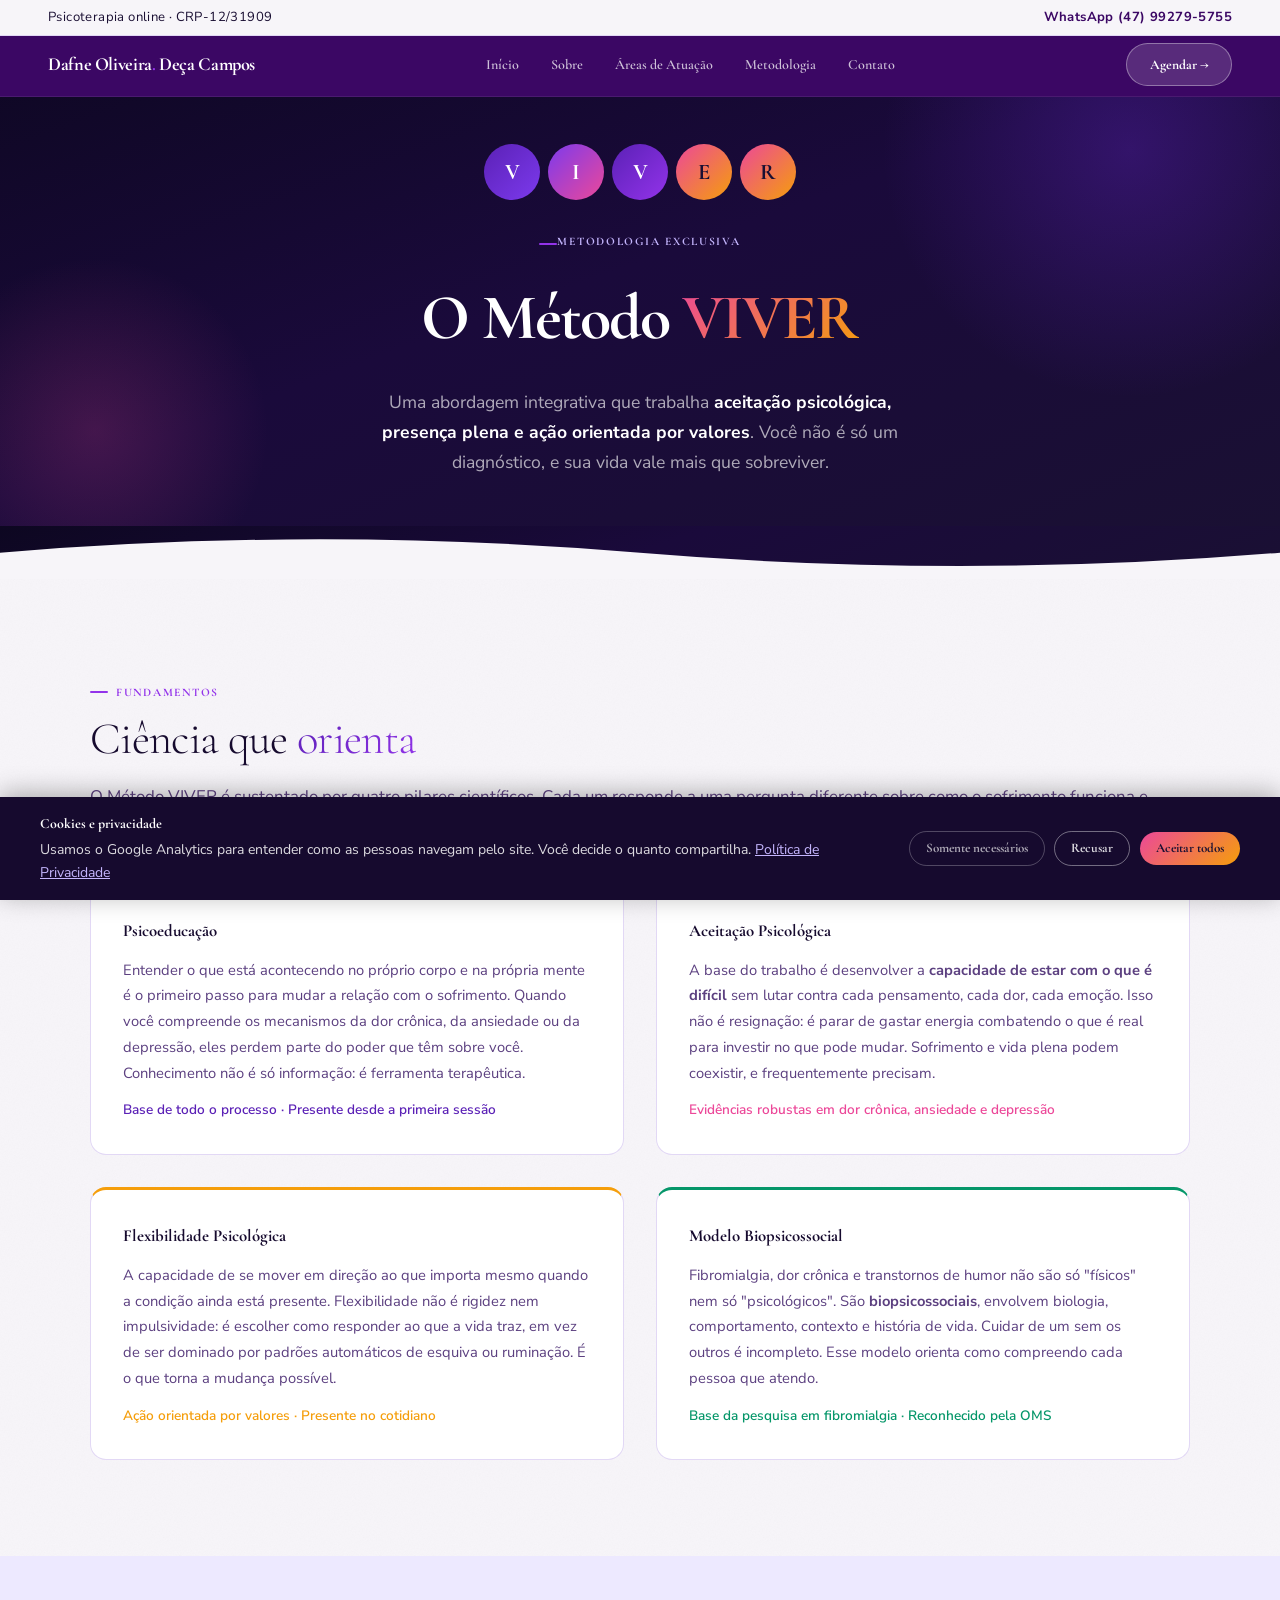
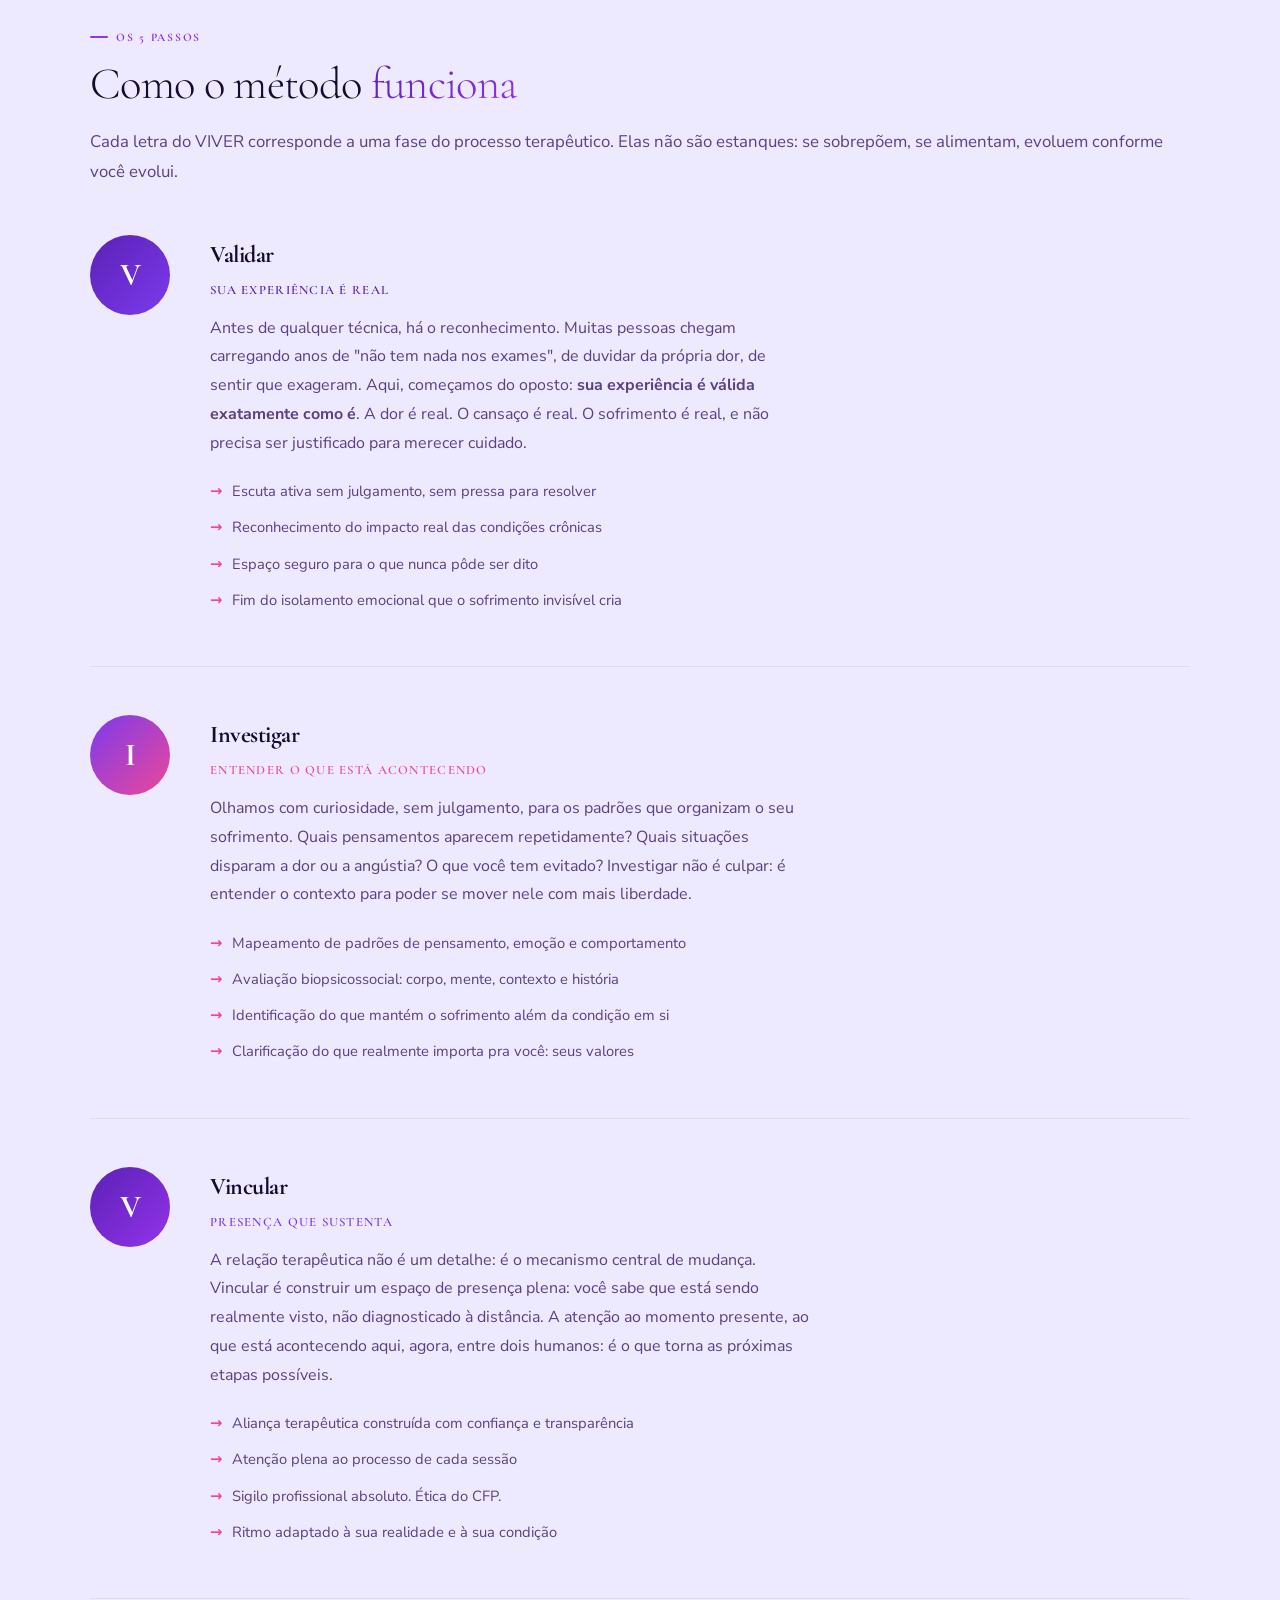
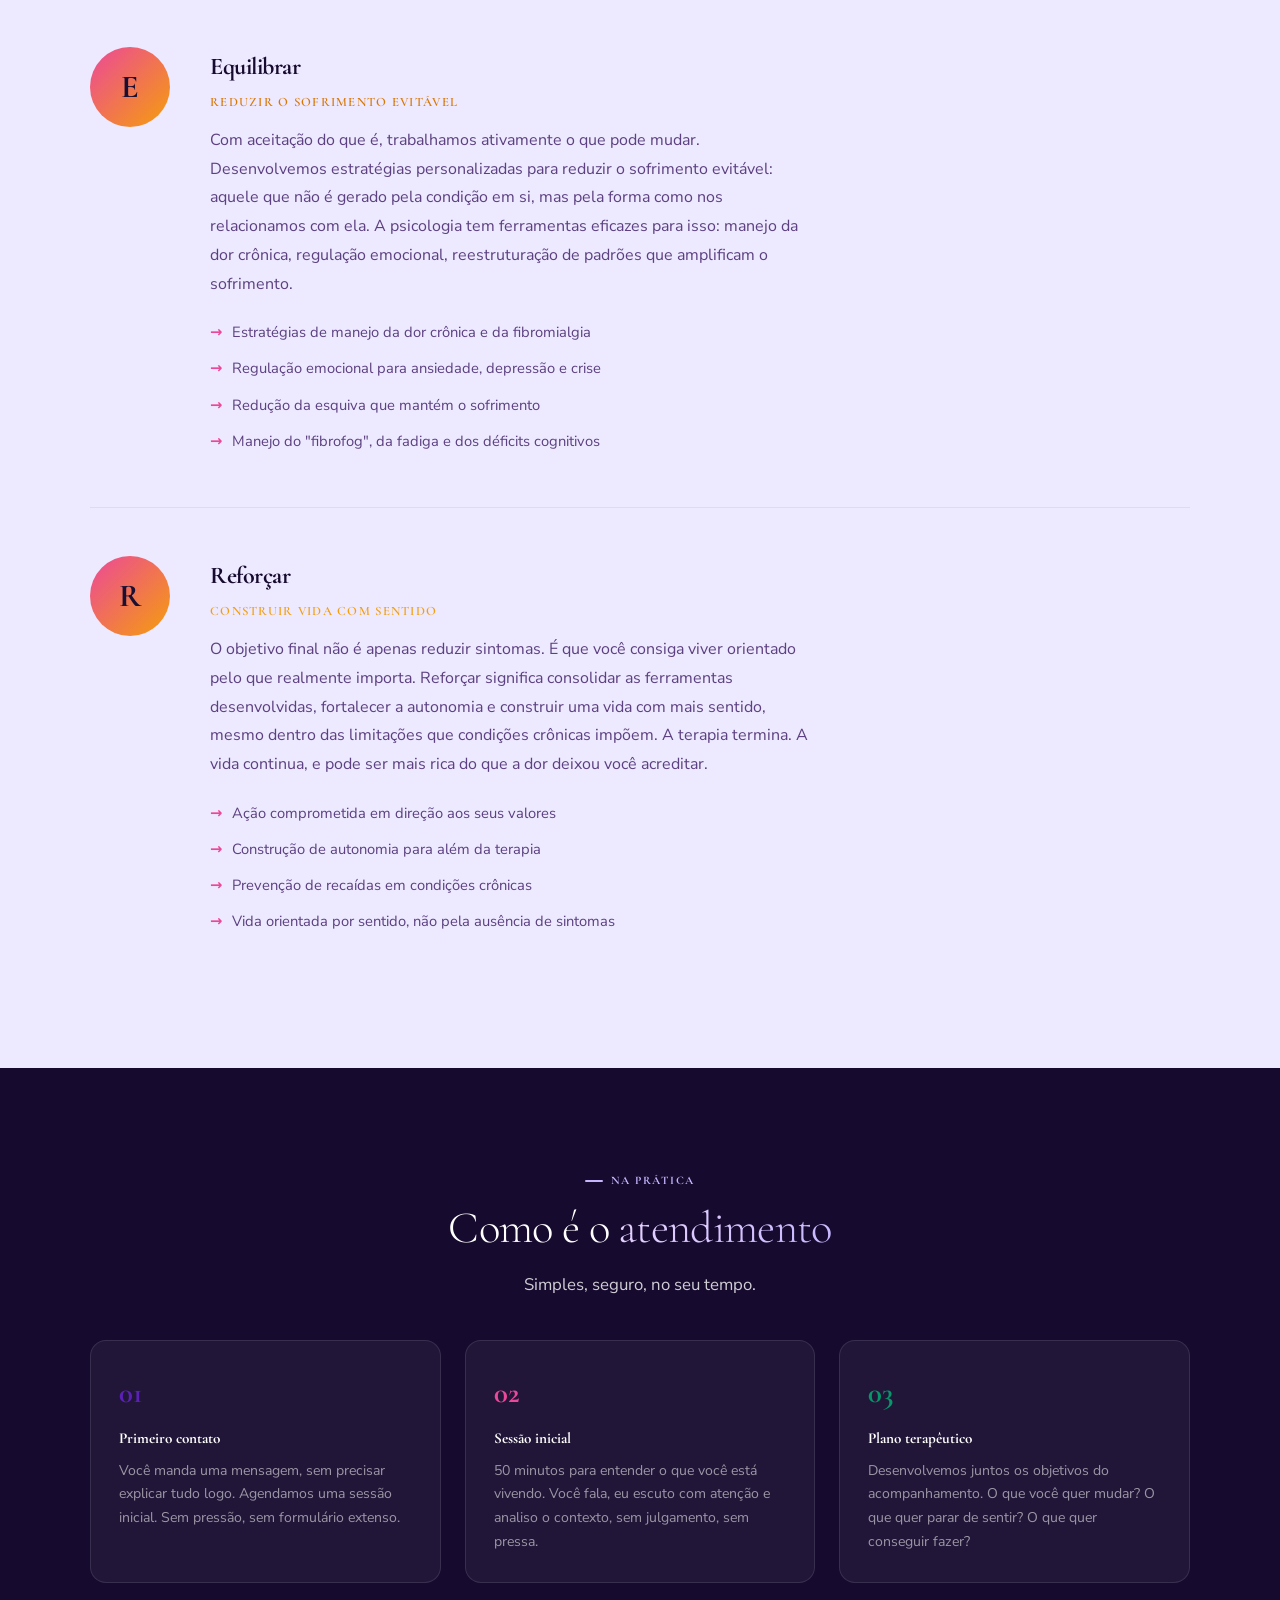
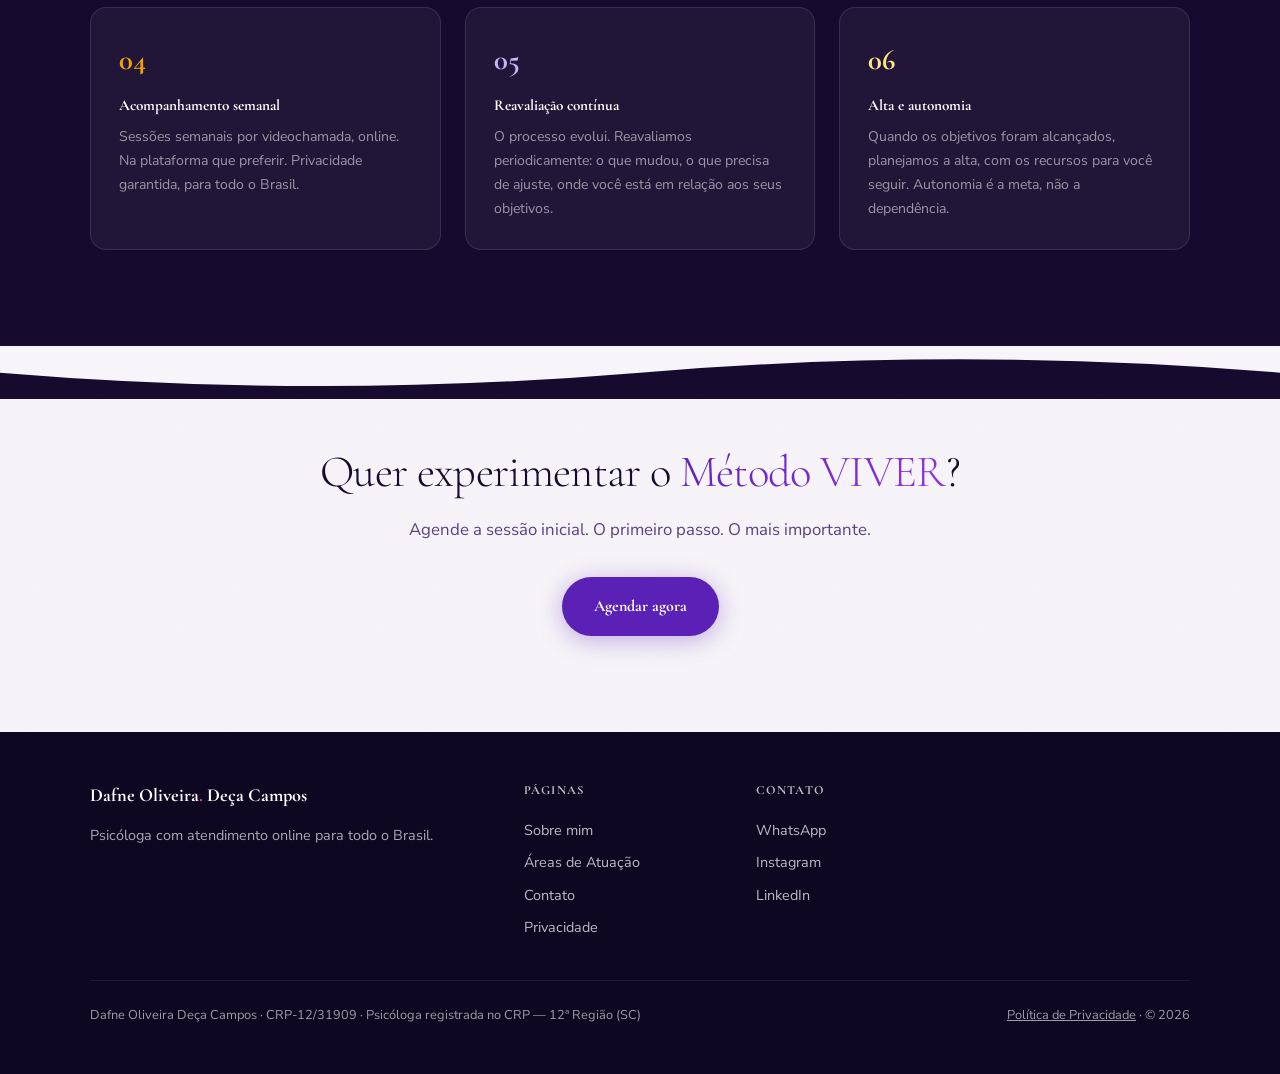
<file: metodologia.html>
<!DOCTYPE html>
<html lang="pt-BR">
<head>
  <!-- Google tag (gtag.js) — Consent Mode v2 (LGPD) -->
  <script>
    window.dataLayer = window.dataLayer || [];
    function gtag(){dataLayer.push(arguments);}
    gtag('consent', 'default', {'analytics_storage': 'denied', 'ad_storage': 'denied', 'wait_for_update': 500});
  </script>
  <script async src="https://www.googletagmanager.com/gtag/js?id=G-C1FVMWD3WG"></script>
  <script>
    gtag('js', new Date());
    gtag('config', 'G-C1FVMWD3WG');
  </script>
  <link rel="icon" type="image/x-icon" href="favicon.ico">
  <link rel="icon" type="image/svg+xml" href="favicon.svg">
  <link rel="icon" type="image/png" sizes="32x32" href="favicon-32x32.png">
  <link rel="icon" type="image/png" sizes="16x16" href="favicon-16x16.png">
  <link rel="apple-touch-icon" sizes="180x180" href="apple-touch-icon.png">
  <meta charset="UTF-8">
  <meta name="viewport" content="width=device-width, initial-scale=1.0">
  <title>Método VIVER | Abordagem Fundamentada na ACT — Dafne Oliveira Deça Campos, Psicóloga</title>
  <meta name="description" content="Método VIVER: abordagem terapêutica de Dafne Oliveira Deça Campos fundamentada na Terapia de Aceitação e Compromisso (ACT) para fibromialgia, dor crônica e saúde mental.">

  <!-- ── SEO / GEO ────────────────────────────────────────── -->
  <meta name="robots" content="index, follow, max-snippet:-1, max-image-preview:large, max-video-preview:-1">
  <link rel="canonical" href="https://www.dafnepsicologa.com.br/metodologia.html">
  <!-- Open Graph -->
  <meta property="og:type" content="website">
  <meta property="og:url" content="https://www.dafnepsicologa.com.br/metodologia.html">
  <meta property="og:title" content="Método VIVER | Abordagem Fundamentada na ACT — Dafne Oliveira Deça Campos, Psicóloga">
  <meta property="og:description" content="Método VIVER: abordagem terapêutica de Dafne Oliveira Deça Campos fundamentada na Terapia de Aceitação e Compromisso (ACT) para fibromialgia, dor crônica e saúde mental.">
  <meta property="og:site_name" content="Dafne Oliveira Deça Campos — Psicóloga">
  <meta property="og:locale" content="pt_BR">
  <meta property="og:image" content="https://www.dafnepsicologa.com.br/images/dafne-hero.jpg">
  <meta property="og:image:width" content="1200">
  <meta property="og:image:height" content="630">
  <meta property="og:image:alt" content="Dafne Oliveira Deça Campos, psicóloga CRP-12/31909">
  <!-- Twitter Card -->
  <meta name="twitter:card" content="summary_large_image">
  <meta name="twitter:title" content="Método VIVER | Abordagem Fundamentada na ACT — Dafne Oliveira Deça Campos, Psicóloga">
  <meta name="twitter:description" content="Método VIVER: abordagem terapêutica de Dafne Oliveira Deça Campos fundamentada na Terapia de Aceitação e Compromisso (ACT) para fibromialgia, dor crônica e saúde mental.">
  <meta name="twitter:image" content="https://www.dafnepsicologa.com.br/images/dafne-hero.jpg">
  <meta name="twitter:image:alt" content="Dafne Oliveira Deça Campos, psicóloga CRP-12/31909">
  <!-- Schema.org JSON-LD -->
  <script type="application/ld+json">
[
  {
    "@context": "https://schema.org",
    "@type": "WebSite",
    "@id": "https://www.dafnepsicologa.com.br/#website",
    "url": "https://www.dafnepsicologa.com.br",
    "name": "Dafne Oliveira Deça Campos — Psicóloga",
    "description": "Psicóloga com atendimento online para todo o Brasil.",
    "inLanguage": "pt-BR",
    "publisher": {
      "@id": "https://www.dafnepsicologa.com.br/#dafne"
    }
  },
  {
    "@context": "https://schema.org",
    "@type": "Person",
    "@id": "https://www.dafnepsicologa.com.br/#dafne",
    "name": "Dafne Oliveira Deça Campos",
    "givenName": "Dafne",
    "familyName": "Deça Campos",
    "jobTitle": "Psicóloga",
    "description": "Psicóloga com atendimento online para todo o Brasil.",
    "url": "https://www.dafnepsicologa.com.br",
    "image": "https://www.dafnepsicologa.com.br/images/dafne-hero.jpg",
    "telephone": "+5547992795755",
    "address": {
      "@type": "PostalAddress",
      "addressLocality": "Joinville",
      "addressRegion": "SC",
      "addressCountry": "BR"
    },
    "areaServed": {
      "@type": "Country",
      "name": "Brasil"
    },
    "knowsAbout": [
      "Fibromialgia",
      "Dor Crônica",
      "Saúde Mental",
      "Depressão",
      "Ansiedade",
      "TDAH",
      "Burnout",
      "Transtorno de Personalidade Borderline",
      "Transtorno Bipolar"
    ],
    "hasCredential": {
      "@type": "EducationalOccupationalCredential",
      "credentialCategory": "CRP-12/31909",
      "recognizedBy": {
        "@type": "Organization",
        "name": "Conselho Regional de Psicologia — 12ª Região"
      }
    },
    "sameAs": [
      "https://www.instagram.com/eudafnepsicologa",
      "https://www.linkedin.com/in/dafne-oliveira-deca-campos"
    ]
  },
  {
    "@context": "https://schema.org",
    "@type": "MedicalBusiness",
    "@id": "https://www.dafnepsicologa.com.br/#consultorio",
    "name": "Dafne Oliveira Deça Campos — Psicóloga",
    "description": "Psicóloga com atendimento online para todo o Brasil.",
    "url": "https://www.dafnepsicologa.com.br",
    "telephone": "+5547992795755",
    "image": "https://www.dafnepsicologa.com.br/images/dafne-hero.jpg",
    "address": {
      "@type": "PostalAddress",
      "addressLocality": "Joinville",
      "addressRegion": "SC",
      "addressCountry": "BR"
    },
    "areaServed": {
      "@type": "Country",
      "name": "Brasil"
    },
    "priceRange": "$$",
    "availableService": [
      {
        "@type": "MedicalTherapy",
        "name": "Atendimento Psicológico Online"
      },
      {
        "@type": "MedicalTherapy",
        "name": "Terapia para Fibromialgia"
      },
      {
        "@type": "MedicalTherapy",
        "name": "Terapia para Dor Crônica"
      },
      {
        "@type": "MedicalTherapy",
        "name": "Terapia para Depressão e Ansiedade"
      }
    ],
    "employee": {
      "@id": "https://www.dafnepsicologa.com.br/#dafne"
    }
  },
  {
    "@context": "https://schema.org",
    "@type": "BreadcrumbList",
    "itemListElement": [
      {
        "@type": "ListItem",
        "position": 1,
        "name": "Dafne Oliveira Deça Campos — Psicóloga",
        "item": "https://www.dafnepsicologa.com.br"
      },
      {
        "@type": "ListItem",
        "position": 2,
        "name": "Método VIVER",
        "item": "https://www.dafnepsicologa.com.br/metodologia.html"
      }
    ]
  },
  {
    "@context": "https://schema.org",
    "@type": "Service",
    "name": "Método VIVER",
    "description": "Abordagem terapêutica fundamentada na Terapia de Aceitação e Compromisso (ACT) para fibromialgia, dor crônica e saúde mental.",
    "provider": {
      "@id": "https://www.dafnepsicologa.com.br/#dafne"
    },
    "serviceType": "Atendimento Psicológico",
    "areaServed": {
      "@type": "Country",
      "name": "Brasil"
    },
    "availableChannel": {
      "@type": "ServiceChannel",
      "serviceType": "Online",
      "availableLanguage": "Portuguese"
    }
  }
]
</script>
  <link rel="preconnect" href="https://fonts.googleapis.com">
  <link rel="preconnect" href="https://fonts.gstatic.com" crossorigin>
  <link rel="preload" as="style" href="https://fonts.googleapis.com/css2?family=Cormorant+Garamond:ital,wght@0,400;0,500;0,700;1,400&family=Nunito+Sans:wght@300;400;500;600&display=swap" onload="this.onload=null;this.rel='stylesheet'">
  <noscript><link rel="stylesheet" href="https://fonts.googleapis.com/css2?family=Cormorant+Garamond:ital,wght@0,400;0,500;0,700;1,400&family=Nunito+Sans:wght@300;400;500;600&display=swap"></noscript>
  <link rel="stylesheet" href="css/style.css">
  <style>
    .metod-hero {
      background: var(--g-hero); padding: 9rem 3rem 3rem;
      text-align: center; position: relative; overflow: hidden;
    }
    .metod-hero::before {
      content: ''; position: absolute; top: -100px; right: -100px;
      width: 500px; height: 500px;
      background: radial-gradient(circle, rgba(109,40,217,0.3) 0%, transparent 70%);
    }
    .metod-hero::after {
      content: ''; position: absolute; bottom: -80px; left: -80px;
      width: 350px; height: 350px;
      background: radial-gradient(circle, rgba(236,72,153,0.2) 0%, transparent 70%);
    }
    .metod-hero-inner { max-width: 700px; margin: 0 auto; position: relative; z-index: 1; }
    .metod-logo { display: inline-flex; gap: 0; margin-bottom: 2rem; }
    .metod-logo-letter {
      width: 3.5rem; height: 3.5rem; border-radius: 50%;
      display: flex; align-items: center; justify-content: center;
      font-family: var(--f-heading); font-weight: 800; font-size: 1.4rem;
      color: white; margin: 0 0.25rem;
    }

    .steps-full { margin-top: 3rem; }
    .step-full {
      display: grid; grid-template-columns: auto 1fr;
      gap: 2.5rem; margin-bottom: 3rem; align-items: start;
    }
    .step-full-letter {
      width: 5rem; height: 5rem; border-radius: 50%;
      display: flex; align-items: center; justify-content: center;
      font-family: var(--f-heading); font-weight: 800; font-size: 2rem;
      color: white; flex-shrink: 0;
    }
    .step-full-name {
      font-family: var(--f-heading); font-weight: 800; font-size: 1.5rem;
      color: var(--c-dark); margin-bottom: 0.25rem; letter-spacing: -0.02em;
    }
    .step-full-verb {
      font-family: var(--f-heading); font-weight: 600; font-size: 0.8rem;
      letter-spacing: 0.1em; text-transform: uppercase; margin-bottom: 0.75rem;
    }
    .step-full-body { font-size: 1rem; color: var(--c-muted); line-height: 1.8; max-width: 600px; }
    .step-full-bullets {
      margin-top: 1rem; padding-left: 0; list-style: none;
    }
    .step-full-bullets li {
      font-size: 0.92rem; color: var(--c-muted); padding: 0.35rem 0;
      display: flex; gap: 0.6rem; align-items: flex-start;
    }
    .step-full-bullets li::before {
      content: '→'; color: var(--c-pink); font-weight: 700; flex-shrink: 0;
    }
    .step-sep { height: 1px; background: var(--c-border); margin-bottom: 3rem; }

    .base-grid {
      display: grid; grid-template-columns: 1fr 1fr;
      gap: 2rem; margin-top: 2.5rem;
    }
    .base-card {
      background: var(--c-white); border: 1px solid var(--c-border);
      border-radius: var(--r-md); padding: 2rem;
    }
    .base-card h3 {
      font-family: var(--f-heading); font-weight: 700; font-size: 1.05rem;
      color: var(--c-dark); margin-bottom: 0.75rem;
    }
    .base-card p { font-size: 0.92rem; color: var(--c-muted); line-height: 1.75; }

    .how-grid {
      display: grid; grid-template-columns: repeat(3,1fr);
      gap: 1.5rem; margin-top: 2.5rem;
    }
    .how-card {
      background: rgba(255,255,255,0.05);
      border: 1px solid rgba(255,255,255,0.1);
      border-radius: var(--r-md); padding: 1.75rem;
    }
    .how-num {
      font-family: var(--f-heading); font-weight: 800; font-size: 1.8rem;
      margin-bottom: 0.5rem;
    }
    .how-card h3 {
      font-family: var(--f-heading); font-weight: 700; font-size: 0.95rem;
      color: var(--c-white); margin-bottom: 0.4rem;
    }
    .how-card p { font-size: 0.88rem; color: rgba(255,255,255,0.55); line-height: 1.7; }

    @media (max-width: 700px) {
      .step-full { grid-template-columns: 1fr; gap: 1rem; }
      .step-full-letter { width: 3.5rem; height: 3.5rem; font-size: 1.5rem; margin: 0 auto; }
      .step-full-content { text-align: center; }
      .step-full-body { max-width: 100%; }
      .step-full-bullets { display: inline-block; text-align: left; }
      .base-grid { grid-template-columns: 1fr; }
      .how-grid { grid-template-columns: 1fr; }
      .metod-logo { justify-content: center; }
    }
  </style>
</head>
<body>
<a href="#main-content" class="skip-link">Pular para o conteúdo principal</a>

<div class="topbar">
  <span>Psicoterapia online · CRP-12/31909</span>
  <a href="https://wa.me/5547992795755">WhatsApp (47) 99279-5755</a>
</div>
<nav>
  <a href="index.html" class="nav-logo">Dafne Oliveira<span>.</span> Deça Campos</a>
  <button class="nav-hamburger" aria-label="Menu" onclick="this.closest('nav').classList.toggle('nav-open')"><span></span><span></span><span></span></button>
  <div class="nav-links">
    <a href="index.html">Início</a>
    <a href="sobre.html">Sobre</a>
    <a href="especialidades.html">Áreas de Atuação</a>
    <a href="metodologia.html">Metodologia</a>
    <a href="contato.html">Contato</a>
    <a href="https://wa.me/5547992795755" class="nav-mobile-cta">Agendar consulta →</a>
  </div>
  <a href="https://wa.me/5547992795755" class="nav-cta">Agendar →</a>
</nav>
<main id="main-content" tabindex="-1">

<!-- HEADER -->
<div class="metod-hero">
  <div class="metod-hero-inner">
    <div class="metod-logo">
      <div class="metod-logo-letter" style="background:var(--g-primary)">V</div>
      <div class="metod-logo-letter" style="background:linear-gradient(135deg,#7C3AED,#EC4899)">I</div>
      <div class="metod-logo-letter" style="background:var(--g-cool)">V</div>
      <div class="metod-logo-letter" style="background:linear-gradient(135deg,#EC4899,#F59E0B);color:#1A1033">E</div>
      <div class="metod-logo-letter" style="background:var(--g-warm);color:#1A1033">R</div>
    </div>
    <span class="section-tag" style="color:#C4B5FD; display:block; margin-bottom:0.75rem">Metodologia exclusiva</span>
    <h1 style="font-family:var(--f-heading); font-weight:800; font-size:clamp(2.5rem,5vw,4rem); letter-spacing:-0.03em; color:white; margin-bottom:1rem;">
      O Método <span style="background:var(--g-warm);-webkit-background-clip:text;-webkit-text-fill-color:transparent;background-clip:text">VIVER</span>
    </h1>
    <p style="color:rgba(255,255,255,0.65); font-size:1.1rem; line-height:1.7; max-width:560px; margin:0 auto;">
      Uma abordagem integrativa que trabalha <strong style="color:white">aceitação psicológica, presença plena e ação orientada por valores</strong>. Você não é só um diagnóstico, e sua vida vale mais que sobreviver.
    </p>
  </div>
</div>

<div class="wave" style="background:var(--g-hero)">
  <svg viewBox="0 0 1440 60" fill="none" preserveAspectRatio="none">
    <path d="M0,60 L0,30 Q360,0 720,30 Q1080,60 1440,30 L1440,60 Z" fill="var(--c-bg)"/>
  </svg>
</div>

<!-- BASE TEÓRICA -->
<section class="section">
  <div class="section-inner">
    <span class="section-tag">Fundamentos</span>
    <h2 class="section-title">Ciência que <em>orienta</em></h2>
    <p class="section-body">O Método VIVER é sustentado por quatro pilares científicos. Cada um responde a uma pergunta diferente sobre como o sofrimento funciona e como ele pode mudar.</p>
    <div class="base-grid" style="grid-template-columns: repeat(2, 1fr)">
      <div class="base-card" style="border-top:3px solid var(--c-violet)">
        <h3>Psicoeducação</h3>
        <p>Entender o que está acontecendo no próprio corpo e na própria mente é o primeiro passo para mudar a relação com o sofrimento. Quando você compreende os mecanismos da dor crônica, da ansiedade ou da depressão, eles perdem parte do poder que têm sobre você. Conhecimento não é só informação: é ferramenta terapêutica.</p>
        <p style="margin-top:0.75rem; font-size:0.85rem; color:var(--c-violet); font-weight:600">Base de todo o processo · Presente desde a primeira sessão</p>
      </div>
      <div class="base-card" style="border-top:3px solid var(--c-pink)">
        <h3>Aceitação Psicológica</h3>
        <p>A base do trabalho é desenvolver a <strong>capacidade de estar com o que é difícil</strong> sem lutar contra cada pensamento, cada dor, cada emoção. Isso não é resignação: é parar de gastar energia combatendo o que é real para investir no que pode mudar. Sofrimento e vida plena podem coexistir, e frequentemente precisam.</p>
        <p style="margin-top:0.75rem; font-size:0.85rem; color:var(--c-pink); font-weight:600">Evidências robustas em dor crônica, ansiedade e depressão</p>
      </div>
      <div class="base-card" style="border-top:3px solid var(--c-amber)">
        <h3>Flexibilidade Psicológica</h3>
        <p>A capacidade de se mover em direção ao que importa mesmo quando a condição ainda está presente. Flexibilidade não é rigidez nem impulsividade: é escolher como responder ao que a vida traz, em vez de ser dominado por padrões automáticos de esquiva ou ruminação. É o que torna a mudança possível.</p>
        <p style="margin-top:0.75rem; font-size:0.85rem; color:var(--c-amber); font-weight:600">Ação orientada por valores · Presente no cotidiano</p>
      </div>
      <div class="base-card" style="border-top:3px solid var(--c-emerald)">
        <h3>Modelo Biopsicossocial</h3>
        <p>Fibromialgia, dor crônica e transtornos de humor não são só "físicos" nem só "psicológicos". São <strong>biopsicossociais</strong>, envolvem biologia, comportamento, contexto e história de vida. Cuidar de um sem os outros é incompleto. Esse modelo orienta como compreendo cada pessoa que atendo.</p>
        <p style="margin-top:0.75rem; font-size:0.85rem; color:var(--c-emerald); font-weight:600">Base da pesquisa em fibromialgia · Reconhecido pela OMS</p>
      </div>
    </div>
  </div>
</section>

<!-- OS 5 PASSOS -->
<section class="section" style="background:var(--c-surface); padding-top:4rem; padding-bottom:5rem;">
  <div class="section-inner">
    <span class="section-tag">Os 5 passos</span>
    <h2 class="section-title">Como o método <em>funciona</em></h2>
    <p class="section-body">Cada letra do VIVER corresponde a uma fase do processo terapêutico. Elas não são estanques: se sobrepõem, se alimentam, evoluem conforme você evolui.</p>

    <div class="steps-full">

      <div class="step-full">
        <div class="step-full-letter" style="background:var(--g-primary)">V</div>
        <div class="step-full-content">
          <div class="step-full-name">Validar</div>
          <div class="step-full-verb" style="color:var(--c-violet)">Sua experiência é real</div>
          <p class="step-full-body">Antes de qualquer técnica, há o reconhecimento. Muitas pessoas chegam carregando anos de "não tem nada nos exames", de duvidar da própria dor, de sentir que exageram. Aqui, começamos do oposto: <strong>sua experiência é válida exatamente como é</strong>. A dor é real. O cansaço é real. O sofrimento é real, e não precisa ser justificado para merecer cuidado.</p>
          <ul class="step-full-bullets">
            <li>Escuta ativa sem julgamento, sem pressa para resolver</li>
            <li>Reconhecimento do impacto real das condições crônicas</li>
            <li>Espaço seguro para o que nunca pôde ser dito</li>
            <li>Fim do isolamento emocional que o sofrimento invisível cria</li>
          </ul>
        </div>
      </div>
      <div class="step-sep"></div>

      <div class="step-full">
        <div class="step-full-letter" style="background:linear-gradient(135deg,#7C3AED,#EC4899)">I</div>
        <div class="step-full-content">
          <div class="step-full-name">Investigar</div>
          <div class="step-full-verb" style="color:var(--c-pink)">Entender o que está acontecendo</div>
          <p class="step-full-body">Olhamos com curiosidade, sem julgamento, para os padrões que organizam o seu sofrimento. Quais pensamentos aparecem repetidamente? Quais situações disparam a dor ou a angústia? O que você tem evitado? Investigar não é culpar: é entender o contexto para poder se mover nele com mais liberdade.</p>
          <ul class="step-full-bullets">
            <li>Mapeamento de padrões de pensamento, emoção e comportamento</li>
            <li>Avaliação biopsicossocial: corpo, mente, contexto e história</li>
            <li>Identificação do que mantém o sofrimento além da condição em si</li>
            <li>Clarificação do que realmente importa pra você: seus valores</li>
          </ul>
        </div>
      </div>
      <div class="step-sep"></div>

      <div class="step-full">
        <div class="step-full-letter" style="background:var(--g-cool)">V</div>
        <div class="step-full-content">
          <div class="step-full-name">Vincular</div>
          <div class="step-full-verb" style="color:#7C3AED">Presença que sustenta</div>
          <p class="step-full-body">A relação terapêutica não é um detalhe: é o mecanismo central de mudança. Vincular é construir um espaço de presença plena: você sabe que está sendo realmente visto, não diagnosticado à distância. A atenção ao momento presente, ao que está acontecendo aqui, agora, entre dois humanos: é o que torna as próximas etapas possíveis.</p>
          <ul class="step-full-bullets">
            <li>Aliança terapêutica construída com confiança e transparência</li>
            <li>Atenção plena ao processo de cada sessão</li>
            <li>Sigilo profissional absoluto. Ética do CFP.</li>
            <li>Ritmo adaptado à sua realidade e à sua condição</li>
          </ul>
        </div>
      </div>
      <div class="step-sep"></div>

      <div class="step-full">
        <div class="step-full-letter" style="background:linear-gradient(135deg,#EC4899,#F59E0B);color:#1A1033">E</div>
        <div class="step-full-content">
          <div class="step-full-name">Equilibrar</div>
          <div class="step-full-verb" style="color:#D97706">Reduzir o sofrimento evitável</div>
          <p class="step-full-body">Com aceitação do que é, trabalhamos ativamente o que pode mudar. Desenvolvemos estratégias personalizadas para reduzir o sofrimento evitável: aquele que não é gerado pela condição em si, mas pela forma como nos relacionamos com ela. A psicologia tem ferramentas eficazes para isso: manejo da dor crônica, regulação emocional, reestruturação de padrões que amplificam o sofrimento.</p>
          <ul class="step-full-bullets">
            <li>Estratégias de manejo da dor crônica e da fibromialgia</li>
            <li>Regulação emocional para ansiedade, depressão e crise</li>
            <li>Redução da esquiva que mantém o sofrimento</li>
            <li>Manejo do "fibrofog", da fadiga e dos déficits cognitivos</li>

          </ul>
        </div>
      </div>
      <div class="step-sep"></div>

      <div class="step-full">
        <div class="step-full-letter" style="background:var(--g-warm);color:#1A1033">R</div>
        <div class="step-full-content">
          <div class="step-full-name">Reforçar</div>
          <div class="step-full-verb" style="color:var(--c-amber)">Construir vida com sentido</div>
          <p class="step-full-body">O objetivo final não é apenas reduzir sintomas. É que você consiga viver orientado pelo que realmente importa. Reforçar significa consolidar as ferramentas desenvolvidas, fortalecer a autonomia e construir uma vida com mais sentido, mesmo dentro das limitações que condições crônicas impõem. A terapia termina. A vida continua, e pode ser mais rica do que a dor deixou você acreditar.</p>
          <ul class="step-full-bullets">
            <li>Ação comprometida em direção aos seus valores</li>
            <li>Construção de autonomia para além da terapia</li>
            <li>Prevenção de recaídas em condições crônicas</li>
            <li>Vida orientada por sentido, não pela ausência de sintomas</li>
          </ul>
        </div>
      </div>

    </div>
  </div>
</section>

<!-- COMO FUNCIONA NA PRÁTICA -->
<section class="section section-dark">
  <div class="section-inner">
    <div style="text-align:center">
      <span class="section-tag">Na prática</span>
      <h2 class="section-title">Como é o <em>atendimento</em></h2>
      <p class="section-body" style="max-width:560px; margin:0 auto">Simples, seguro, no seu tempo.</p>
    </div>
    <div class="how-grid">
      <div class="how-card">
        <div class="how-num" style="color:var(--c-violet)">01</div>
        <h3>Primeiro contato</h3>
        <p>Você manda uma mensagem, sem precisar explicar tudo logo. Agendamos uma sessão inicial. Sem pressão, sem formulário extenso.</p>
      </div>
      <div class="how-card">
        <div class="how-num" style="color:var(--c-pink)">02</div>
        <h3>Sessão inicial</h3>
        <p>50 minutos para entender o que você está vivendo. Você fala, eu escuto com atenção e analiso o contexto, sem julgamento, sem pressa.</p>
      </div>
      <div class="how-card">
        <div class="how-num" style="color:var(--c-emerald)">03</div>
        <h3>Plano terapêutico</h3>
        <p>Desenvolvemos juntos os objetivos do acompanhamento. O que você quer mudar? O que quer parar de sentir? O que quer conseguir fazer?</p>
      </div>
      <div class="how-card">
        <div class="how-num" style="color:var(--c-amber)">04</div>
        <h3>Acompanhamento semanal</h3>
        <p>Sessões semanais por videochamada, online. Na plataforma que preferir. Privacidade garantida, para todo o Brasil.</p>
      </div>
      <div class="how-card">
        <div class="how-num" style="color:#C4B5FD">05</div>
        <h3>Reavaliação contínua</h3>
        <p>O processo evolui. Reavaliamos periodicamente: o que mudou, o que precisa de ajuste, onde você está em relação aos seus objetivos.</p>
      </div>
      <div class="how-card">
        <div class="how-num" style="color:#FDE68A">06</div>
        <h3>Alta e autonomia</h3>
        <p>Quando os objetivos foram alcançados, planejamos a alta, com os recursos para você seguir. Autonomia é a meta, não a dependência.</p>
      </div>
    </div>
  </div>
</section>

<!-- CTA -->
<div class="wave" style="background:var(--c-dark)">
  <svg viewBox="0 0 1440 60" fill="none" preserveAspectRatio="none">
    <path d="M0,0 L0,30 Q360,60 720,30 Q1080,0 1440,30 L1440,0 Z" fill="var(--c-bg)"/>
  </svg>
</div>
<section class="section" style="text-align:center; padding-top:3rem">
  <div class="section-inner">
    <h2 class="section-title">Quer experimentar o <em>Método VIVER</em>?</h2>
    <p class="section-body" style="max-width:500px; margin:0 auto 2rem">Agende a sessão inicial. O primeiro passo. O mais importante.</p>
    <a href="https://wa.me/5547992795755" class="btn btn-primary">Agendar agora</a>
  </div>
</section>

</main>
<footer>
  <div class="footer-inner">
    <div>
      <span class="footer-brand">Dafne Oliveira<span>.</span> Deça Campos</span>
      <p class="footer-desc">Psicóloga com atendimento online para todo o Brasil.</p>
    </div>
    <div class="footer-col">
      <h3>Páginas</h3>
      <a href="sobre.html">Sobre mim</a>
      <a href="especialidades.html">Áreas de Atuação</a>
      <a href="contato.html">Contato</a>
      <a href="privacidade.html">Privacidade</a>
    </div>
    <div class="footer-col">
      <h3>Contato</h3>
      <a href="https://wa.me/5547992795755">WhatsApp</a>
      <a href="https://www.instagram.com/eudafnepsicologa/">Instagram</a>
      <a href="https://linkedin.com/in/dafne-oliveira-deca-campos">LinkedIn</a>
    </div>
  </div>
  <div class="footer-bottom">
    <span class="footer-crp">Dafne Oliveira Deça Campos · CRP-12/31909 · Psicóloga registrada no CRP — 12ª Região (SC)</span>
    <span class="footer-crp"><a href="privacidade.html" style="color:inherit; text-decoration:underline">Política de Privacidade</a> · © 2026</span>
  </div>
</footer>

<script type="speculationrules">{"prefetch":[{"source":"document","where":{"href_matches":"/*.html"},"eagerness":"moderate"}]}</script>
<script>document.querySelectorAll(".nav-links a").forEach(a=>a.addEventListener("click",()=>a.closest("nav").classList.remove("nav-open")));</script>
  <script src="js/cookie-consent.js" defer></script>
  <script src="js/analytics-events.js" defer></script>
</body>
</html>
</file>
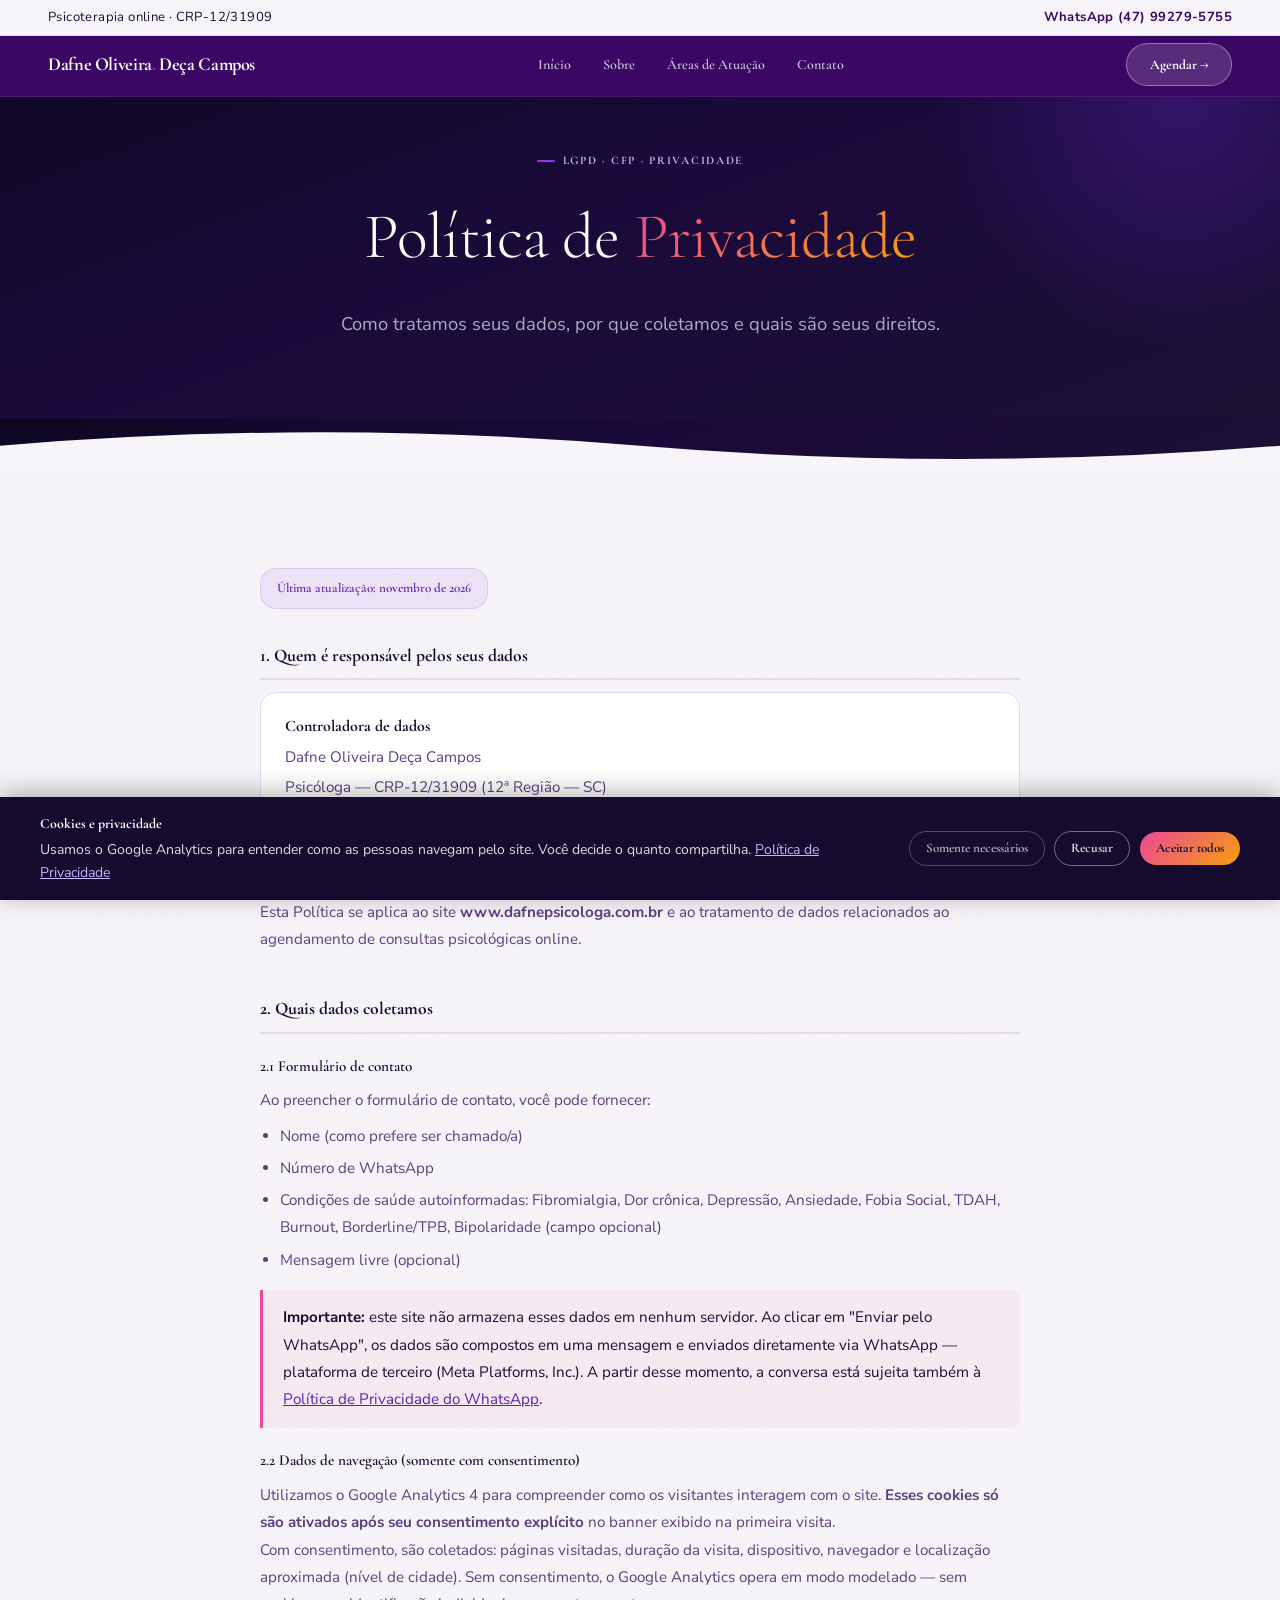
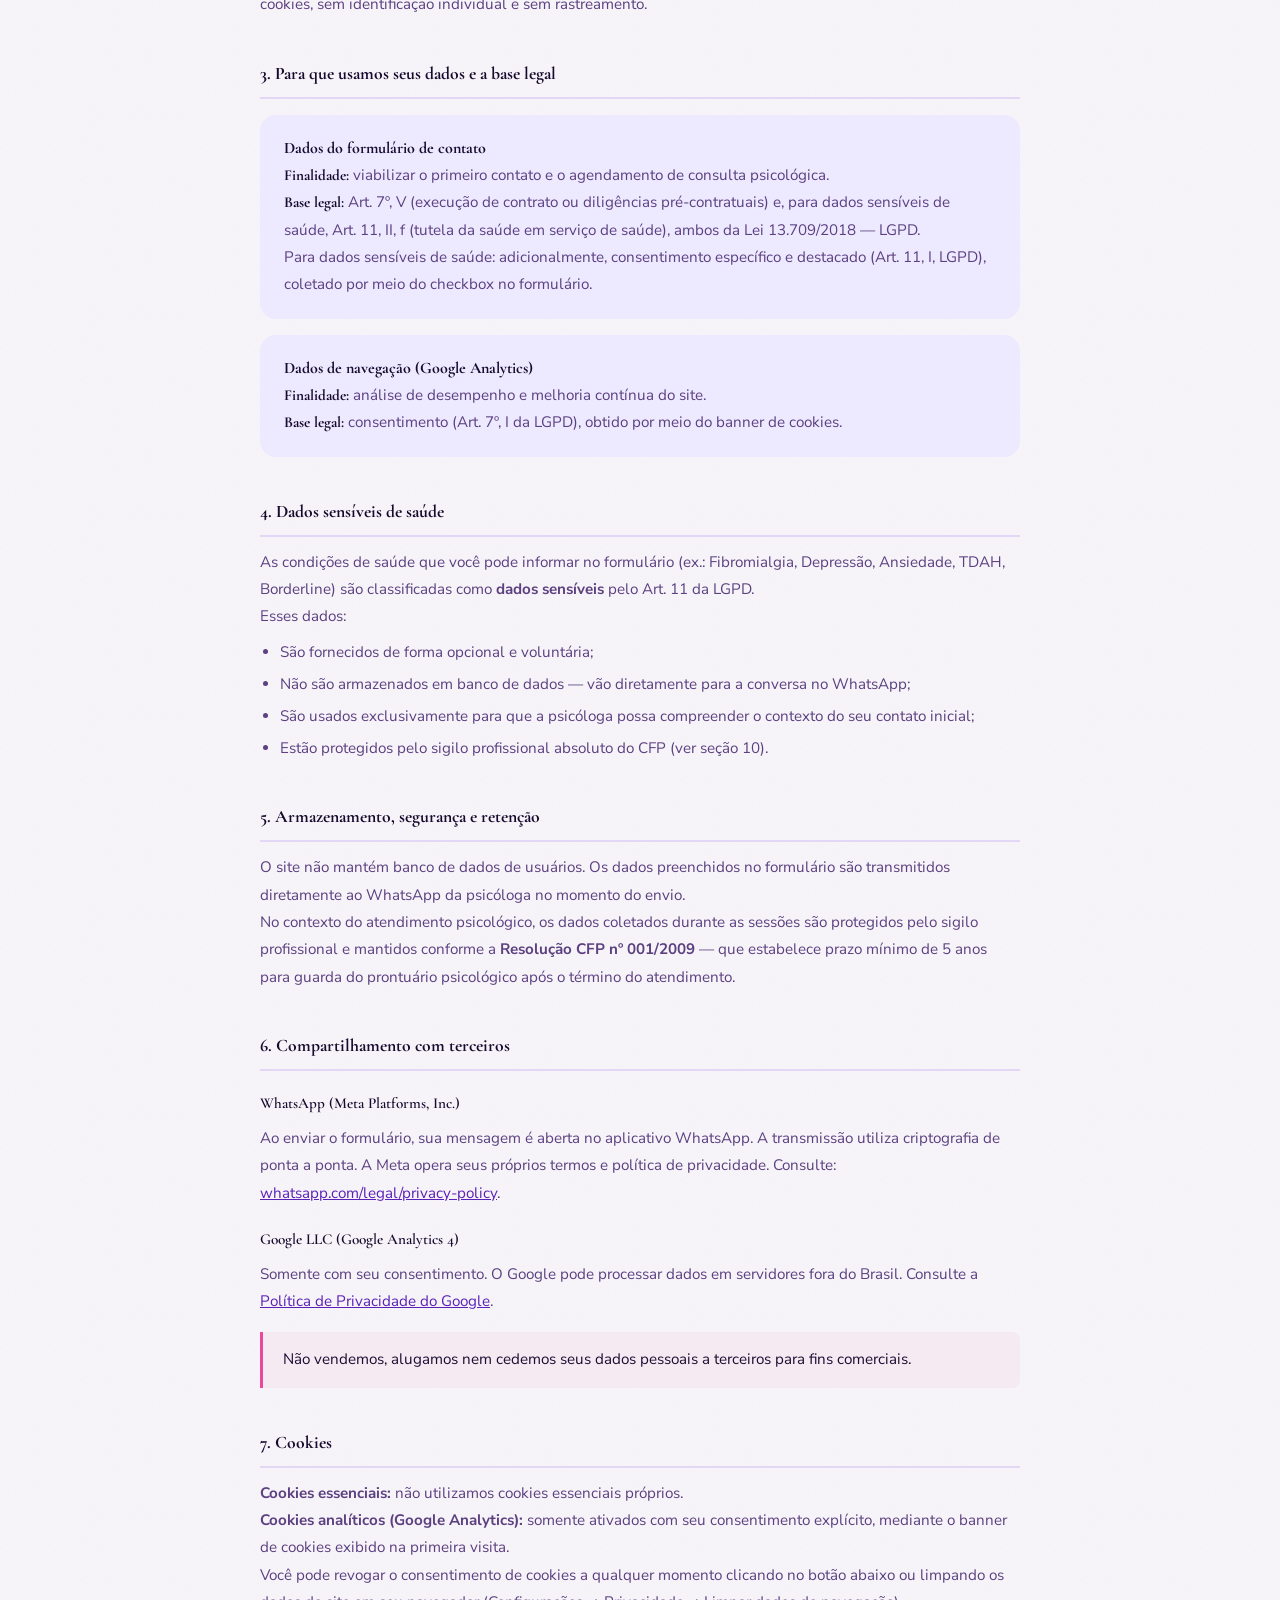
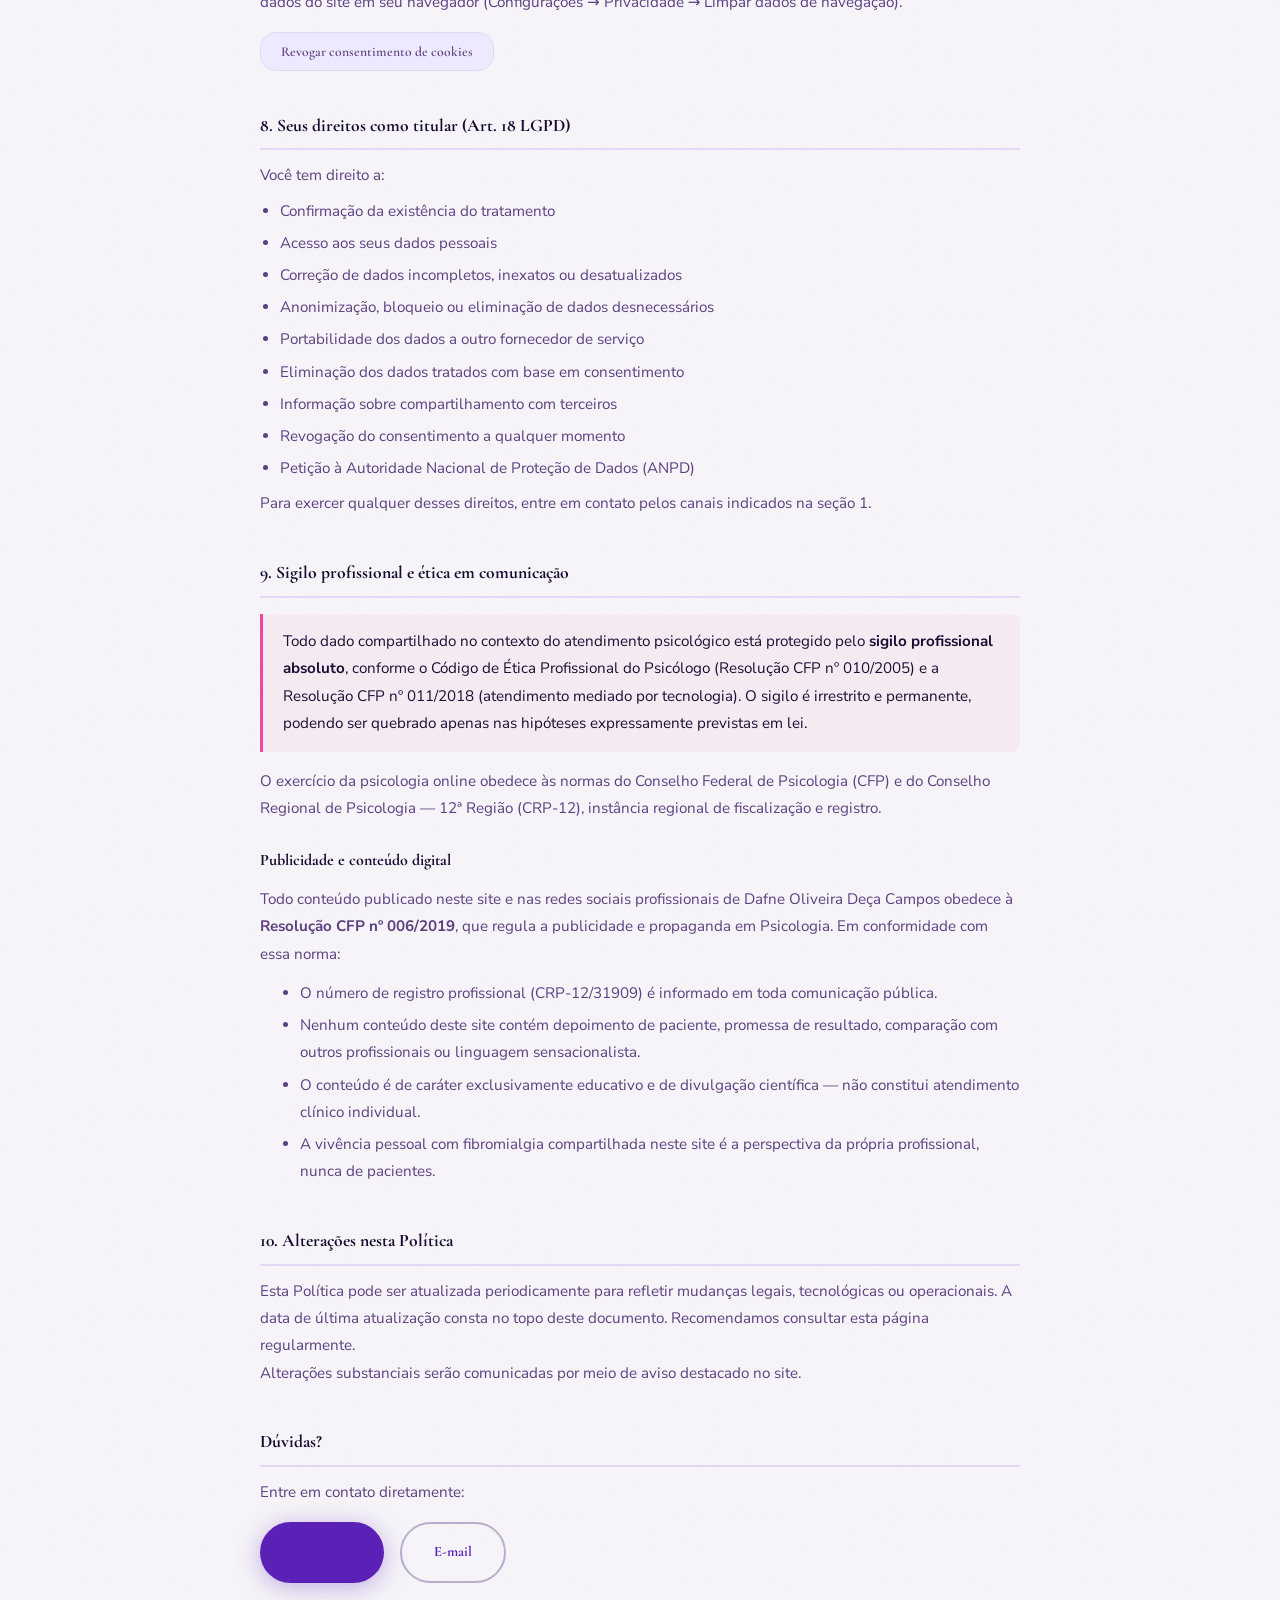
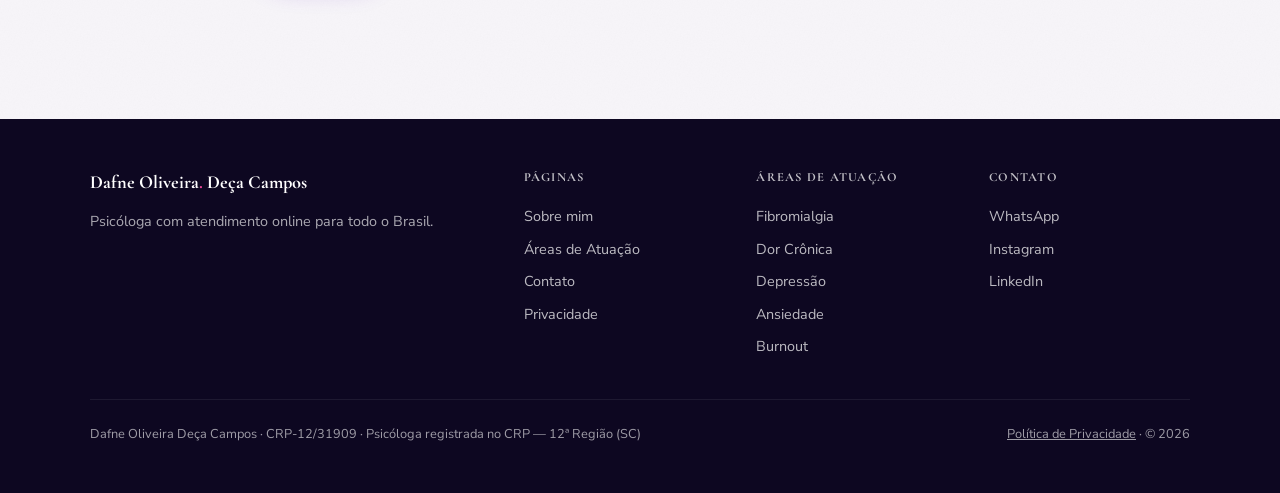
<file: privacidade.html>
<!DOCTYPE html>
<html lang="pt-BR">
<head>
  <!-- Google tag (gtag.js) — Consent Mode v2 (LGPD) -->
  <script>
    window.dataLayer = window.dataLayer || [];
    function gtag(){dataLayer.push(arguments);}
    gtag('consent', 'default', {'analytics_storage': 'denied', 'ad_storage': 'denied', 'wait_for_update': 500});
  </script>
  <script async src="https://www.googletagmanager.com/gtag/js?id=G-C1FVMWD3WG"></script>
  <script>
    gtag('js', new Date());
    gtag('config', 'G-C1FVMWD3WG');
  </script>
  <link rel="icon" type="image/x-icon" href="favicon.ico">
  <link rel="icon" type="image/svg+xml" href="favicon.svg">
  <link rel="icon" type="image/png" sizes="32x32" href="favicon-32x32.png">
  <link rel="icon" type="image/png" sizes="16x16" href="favicon-16x16.png">
  <link rel="apple-touch-icon" sizes="180x180" href="apple-touch-icon.png">
  <meta charset="UTF-8">
  <meta name="viewport" content="width=device-width, initial-scale=1.0">
  <title>Política de Privacidade | Dafne Oliveira Deça Campos — Psicóloga</title>
  <meta name="description" content="Política de Privacidade e proteção de dados do site de Dafne Oliveira Deça Campos, psicóloga CRP-12/31909. Conformidade com a LGPD e ética do CFP.">
  <meta name="robots" content="index, follow">
  <link rel="canonical" href="https://www.dafnepsicologa.com.br/privacidade.html">
  <link rel="preconnect" href="https://fonts.googleapis.com">
  <link rel="preconnect" href="https://fonts.gstatic.com" crossorigin>
  <link rel="preload" as="style" href="https://fonts.googleapis.com/css2?family=Cormorant+Garamond:ital,wght@0,400;0,500;0,700;1,400&family=Nunito+Sans:wght@300;400;500;600&display=swap" onload="this.onload=null;this.rel='stylesheet'">
  <noscript><link rel="stylesheet" href="https://fonts.googleapis.com/css2?family=Cormorant+Garamond:ital,wght@0,400;0,500;0,700;1,400&family=Nunito+Sans:wght@300;400;500;600&display=swap"></noscript>
  <link rel="stylesheet" href="css/style.css">
  <style>
    .priv-section { margin-bottom: 2.5rem; }
    .priv-section h2 {
      font-family: var(--f-heading); font-weight: 700; font-size: 1.1rem;
      color: var(--c-dark); margin-bottom: 0.75rem; padding-bottom: 0.5rem;
      border-bottom: 2px solid var(--c-border);
    }
    .priv-section h3 {
      font-family: var(--f-heading); font-weight: 600; font-size: 0.95rem;
      color: var(--c-dark); margin: 1.25rem 0 0.5rem;
    }
    .priv-section p, .priv-section li {
      font-size: 0.95rem; color: var(--c-muted); line-height: 1.8;
    }
    .priv-section ul {
      padding-left: 1.25rem; margin: 0.5rem 0;
    }
    .priv-section li { margin-bottom: 0.3rem; }
    .priv-section a { color: var(--c-violet); }
    .priv-meta {
      display: inline-block;
      background: rgba(109,40,217,0.07); border: 1px solid rgba(109,40,217,0.15);
      border-radius: var(--r-md); padding: 0.5rem 1rem;
      font-family: var(--f-heading); font-size: 0.82rem; color: var(--c-violet);
      font-weight: 600; margin-bottom: 2rem;
    }
    .priv-box {
      background: var(--c-surface); border-radius: var(--r-md);
      padding: 1.25rem 1.5rem; margin: 1rem 0;
    }
    .priv-box strong { color: var(--c-dark); font-family: var(--f-heading); }
    .priv-highlight {
      background: rgba(236,72,153,0.06); border-left: 3px solid var(--c-pink);
      border-radius: 0 var(--r-sm) var(--r-sm) 0;
      padding: 0.9rem 1.25rem; margin: 1rem 0;
    }
    .priv-highlight p { color: var(--c-text); }
    .priv-contact-card {
      background: var(--c-white); border: 1px solid var(--c-border);
      border-radius: var(--r-md); padding: 1.25rem 1.5rem;
    }
    .priv-contact-card strong { font-family: var(--f-heading); color: var(--c-dark); }
    .priv-contact-card p { margin: 0.2rem 0; }
  </style>
</head>
<body>
<a href="#main-content" class="skip-link">Pular para o conteúdo principal</a>

<div class="topbar">
  <span>Psicoterapia online · CRP-12/31909</span>
  <a href="https://wa.me/5547992795755">WhatsApp (47) 99279-5755</a>
</div>
<nav>
  <a href="index.html" class="nav-logo">Dafne Oliveira<span>.</span> Deça Campos</a>
  <button class="nav-hamburger" aria-label="Menu" onclick="this.closest('nav').classList.toggle('nav-open')"><span></span><span></span><span></span></button>
  <div class="nav-links">
    <a href="index.html">Início</a>
    <a href="sobre.html">Sobre</a>
    <a href="especialidades.html">Áreas de Atuação</a>
    <a href="contato.html">Contato</a>
    <a href="https://wa.me/5547992795755" class="nav-mobile-cta">Agendar consulta →</a>
  </div>
  <a href="contato.html" class="nav-cta">Agendar →</a>
</nav>

<main id="main-content" tabindex="-1">

<div class="page-header">
  <span class="section-tag" style="color:#C4B5FD">LGPD · CFP · Privacidade</span>
  <h1>Política de <em style="font-style:normal; background:var(--g-warm);-webkit-background-clip:text;-webkit-text-fill-color:transparent;background-clip:text">Privacidade</em></h1>
  <p>Como tratamos seus dados, por que coletamos e quais são seus direitos.</p>
</div>

<div class="wave" style="background:var(--g-hero)">
  <svg viewBox="0 0 1440 60" fill="none" preserveAspectRatio="none">
    <path d="M0,60 L0,30 Q360,0 720,30 Q1080,60 1440,30 L1440,60 Z" fill="var(--c-bg)"/>
  </svg>
</div>

<section class="section">
  <div class="section-inner" style="max-width:760px">

    <span class="priv-meta">Última atualização: novembro de 2026</span>

    <!-- 1. CONTROLADOR -->
    <div class="priv-section">
      <h2>1. Quem é responsável pelos seus dados</h2>
      <div class="priv-contact-card">
        <strong>Controladora de dados</strong>
        <p>Dafne Oliveira Deça Campos</p>
        <p>Psicóloga — CRP-12/31909 (12ª Região — SC)</p>
        <p>E-mail: <a href="mailto:dafnegama22@gmail.com">dafnegama22@gmail.com</a></p>
        <p>WhatsApp: <a href="https://wa.me/5547992795755">+55 (47) 99279-5755</a></p>
      </div>
      <p style="margin-top:0.75rem">Esta Política se aplica ao site <strong>www.dafnepsicologa.com.br</strong> e ao tratamento de dados relacionados ao agendamento de consultas psicológicas online.</p>
    </div>

    <!-- 2. DADOS COLETADOS -->
    <div class="priv-section">
      <h2>2. Quais dados coletamos</h2>

      <h3>2.1 Formulário de contato</h3>
      <p>Ao preencher o formulário de contato, você pode fornecer:</p>
      <ul>
        <li>Nome (como prefere ser chamado/a)</li>
        <li>Número de WhatsApp</li>
        <li>Condições de saúde autoinformadas: Fibromialgia, Dor crônica, Depressão, Ansiedade, Fobia Social, TDAH, Burnout, Borderline/TPB, Bipolaridade (campo opcional)</li>
        <li>Mensagem livre (opcional)</li>
      </ul>
      <div class="priv-highlight">
        <p><strong>Importante:</strong> este site não armazena esses dados em nenhum servidor. Ao clicar em "Enviar pelo WhatsApp", os dados são compostos em uma mensagem e enviados diretamente via WhatsApp — plataforma de terceiro (Meta Platforms, Inc.). A partir desse momento, a conversa está sujeita também à <a href="https://www.whatsapp.com/legal/privacy-policy-eea" target="_blank" rel="noopener">Política de Privacidade do WhatsApp</a>.</p>
      </div>

      <h3>2.2 Dados de navegação (somente com consentimento)</h3>
      <p>Utilizamos o Google Analytics 4 para compreender como os visitantes interagem com o site. <strong>Esses cookies só são ativados após seu consentimento explícito</strong> no banner exibido na primeira visita.</p>
      <p>Com consentimento, são coletados: páginas visitadas, duração da visita, dispositivo, navegador e localização aproximada (nível de cidade). Sem consentimento, o Google Analytics opera em modo modelado — sem cookies, sem identificação individual e sem rastreamento.</p>
    </div>

    <!-- 3. FINALIDADE E BASE LEGAL -->
    <div class="priv-section">
      <h2>3. Para que usamos seus dados e a base legal</h2>

      <div class="priv-box">
        <strong>Dados do formulário de contato</strong>
        <p><strong>Finalidade:</strong> viabilizar o primeiro contato e o agendamento de consulta psicológica.</p>
        <p><strong>Base legal:</strong> Art. 7º, V (execução de contrato ou diligências pré-contratuais) e, para dados sensíveis de saúde, Art. 11, II, f (tutela da saúde em serviço de saúde), ambos da Lei 13.709/2018 — LGPD.</p>
        <p>Para dados sensíveis de saúde: adicionalmente, consentimento específico e destacado (Art. 11, I, LGPD), coletado por meio do checkbox no formulário.</p>
      </div>

      <div class="priv-box">
        <strong>Dados de navegação (Google Analytics)</strong>
        <p><strong>Finalidade:</strong> análise de desempenho e melhoria contínua do site.</p>
        <p><strong>Base legal:</strong> consentimento (Art. 7º, I da LGPD), obtido por meio do banner de cookies.</p>
      </div>
    </div>

    <!-- 4. DADOS SENSÍVEIS -->
    <div class="priv-section">
      <h2>4. Dados sensíveis de saúde</h2>
      <p>As condições de saúde que você pode informar no formulário (ex.: Fibromialgia, Depressão, Ansiedade, TDAH, Borderline) são classificadas como <strong>dados sensíveis</strong> pelo Art. 11 da LGPD.</p>
      <p>Esses dados:</p>
      <ul>
        <li>São fornecidos de forma opcional e voluntária;</li>
        <li>Não são armazenados em banco de dados — vão diretamente para a conversa no WhatsApp;</li>
        <li>São usados exclusivamente para que a psicóloga possa compreender o contexto do seu contato inicial;</li>
        <li>Estão protegidos pelo sigilo profissional absoluto do CFP (ver seção 10).</li>
      </ul>
    </div>

    <!-- 5. ARMAZENAMENTO -->
    <div class="priv-section">
      <h2>5. Armazenamento, segurança e retenção</h2>
      <p>O site não mantém banco de dados de usuários. Os dados preenchidos no formulário são transmitidos diretamente ao WhatsApp da psicóloga no momento do envio.</p>
      <p>No contexto do atendimento psicológico, os dados coletados durante as sessões são protegidos pelo sigilo profissional e mantidos conforme a <strong>Resolução CFP nº 001/2009</strong> — que estabelece prazo mínimo de 5 anos para guarda do prontuário psicológico após o término do atendimento.</p>
    </div>

    <!-- 6. TERCEIROS -->
    <div class="priv-section">
      <h2>6. Compartilhamento com terceiros</h2>

      <h3>WhatsApp (Meta Platforms, Inc.)</h3>
      <p>Ao enviar o formulário, sua mensagem é aberta no aplicativo WhatsApp. A transmissão utiliza criptografia de ponta a ponta. A Meta opera seus próprios termos e política de privacidade. Consulte: <a href="https://www.whatsapp.com/legal/privacy-policy" target="_blank" rel="noopener">whatsapp.com/legal/privacy-policy</a>.</p>

      <h3>Google LLC (Google Analytics 4)</h3>
      <p>Somente com seu consentimento. O Google pode processar dados em servidores fora do Brasil. Consulte a <a href="https://policies.google.com/privacy" target="_blank" rel="noopener">Política de Privacidade do Google</a>.</p>

      <div class="priv-highlight">
        <p>Não vendemos, alugamos nem cedemos seus dados pessoais a terceiros para fins comerciais.</p>
      </div>
    </div>

    <!-- 7. COOKIES -->
    <div class="priv-section">
      <h2>7. Cookies</h2>
      <p><strong>Cookies essenciais:</strong> não utilizamos cookies essenciais próprios.</p>
      <p><strong>Cookies analíticos (Google Analytics):</strong> somente ativados com seu consentimento explícito, mediante o banner de cookies exibido na primeira visita.</p>
      <p>Você pode revogar o consentimento de cookies a qualquer momento clicando no botão abaixo ou limpando os dados do site em seu navegador (Configurações → Privacidade → Limpar dados de navegação).</p>
      <div style="margin-top:1rem">
        <button onclick="revokeCookieConsent()" style="
          background: var(--c-surface); border: 1.5px solid var(--c-border);
          border-radius: var(--r-md); padding: 0.6rem 1.25rem;
          font-family: var(--f-heading); font-weight: 600; font-size: 0.85rem;
          color: var(--c-muted); cursor: pointer; transition: 0.2s;
        " onmouseover="this.style.borderColor='var(--c-violet)'" onmouseout="this.style.borderColor='var(--c-border)'">
          Revogar consentimento de cookies
        </button>
      </div>
    </div>

    <!-- 8. DIREITOS -->
    <div class="priv-section">
      <h2>8. Seus direitos como titular (Art. 18 LGPD)</h2>
      <p>Você tem direito a:</p>
      <ul>
        <li>Confirmação da existência do tratamento</li>
        <li>Acesso aos seus dados pessoais</li>
        <li>Correção de dados incompletos, inexatos ou desatualizados</li>
        <li>Anonimização, bloqueio ou eliminação de dados desnecessários</li>
        <li>Portabilidade dos dados a outro fornecedor de serviço</li>
        <li>Eliminação dos dados tratados com base em consentimento</li>
        <li>Informação sobre compartilhamento com terceiros</li>
        <li>Revogação do consentimento a qualquer momento</li>
        <li>Petição à Autoridade Nacional de Proteção de Dados (ANPD)</li>
      </ul>
      <p>Para exercer qualquer desses direitos, entre em contato pelos canais indicados na seção 1.</p>
    </div>

    <!-- 9. SIGILO CFP -->
    <div class="priv-section">
      <h2>9. Sigilo profissional e ética em comunicação</h2>
      <div class="priv-highlight">
        <p>Todo dado compartilhado no contexto do atendimento psicológico está protegido pelo <strong>sigilo profissional absoluto</strong>, conforme o Código de Ética Profissional do Psicólogo (Resolução CFP nº 010/2005) e a Resolução CFP nº 011/2018 (atendimento mediado por tecnologia). O sigilo é irrestrito e permanente, podendo ser quebrado apenas nas hipóteses expressamente previstas em lei.</p>
      </div>
      <p>O exercício da psicologia online obedece às normas do Conselho Federal de Psicologia (CFP) e do Conselho Regional de Psicologia — 12ª Região (CRP-12), instância regional de fiscalização e registro.</p>

      <h3 style="font-family:var(--f-heading); font-weight:700; font-size:1rem; color:var(--c-dark); margin:1.5rem 0 0.75rem">Publicidade e conteúdo digital</h3>
      <p>Todo conteúdo publicado neste site e nas redes sociais profissionais de Dafne Oliveira Deça Campos obedece à <strong>Resolução CFP nº 006/2019</strong>, que regula a publicidade e propaganda em Psicologia. Em conformidade com essa norma:</p>
      <ul style="margin:0.75rem 0 0 1.25rem; color:var(--c-muted); font-size:0.95rem; line-height:1.9">
        <li>O número de registro profissional (CRP-12/31909) é informado em toda comunicação pública.</li>
        <li>Nenhum conteúdo deste site contém depoimento de paciente, promessa de resultado, comparação com outros profissionais ou linguagem sensacionalista.</li>
        <li>O conteúdo é de caráter exclusivamente educativo e de divulgação científica — não constitui atendimento clínico individual.</li>
        <li>A vivência pessoal com fibromialgia compartilhada neste site é a perspectiva da própria profissional, nunca de pacientes.</li>
      </ul>
    </div>

    <!-- 10. ALTERAÇÕES -->
    <div class="priv-section">
      <h2>10. Alterações nesta Política</h2>
      <p>Esta Política pode ser atualizada periodicamente para refletir mudanças legais, tecnológicas ou operacionais. A data de última atualização consta no topo deste documento. Recomendamos consultar esta página regularmente.</p>
      <p>Alterações substanciais serão comunicadas por meio de aviso destacado no site.</p>
    </div>

    <!-- CONTATO -->
    <div class="priv-section">
      <h2>Dúvidas?</h2>
      <p>Entre em contato diretamente:</p>
      <div style="display:flex; gap:1rem; flex-wrap:wrap; margin-top:1rem">
        <a href="https://wa.me/5547992795755" class="btn btn-primary" style="font-size:0.9rem">WhatsApp</a>
        <a href="mailto:dafnegama22@gmail.com" class="btn btn-outline" style="font-size:0.9rem">E-mail</a>
      </div>
    </div>

  </div>
</section>

</main>

<footer>
  <div class="footer-inner">
    <div>
      <span class="footer-brand">Dafne Oliveira<span>.</span> Deça Campos</span>
      <p class="footer-desc">Psicóloga com atendimento online para todo o Brasil.</p>
    </div>
    <div class="footer-col">
      <h3>Páginas</h3>
      <a href="sobre.html">Sobre mim</a>
      <a href="especialidades.html">Áreas de Atuação</a>
      <a href="contato.html">Contato</a>
      <a href="privacidade.html">Privacidade</a>
    </div>
    <div class="footer-col">
      <h3>Áreas de Atuação</h3>
      <a href="especialidades.html#fibromialgia">Fibromialgia</a>
      <a href="especialidades.html#dor-cronica">Dor Crônica</a>
      <a href="especialidades.html#depressao">Depressão</a>
      <a href="especialidades.html#ansiedade">Ansiedade</a>
      <a href="especialidades.html#burnout">Burnout</a>
    </div>
    <div class="footer-col">
      <h3>Contato</h3>
      <a href="https://wa.me/5547992795755">WhatsApp</a>
      <a href="https://www.instagram.com/eudafnepsicologa/">Instagram</a>
      <a href="https://linkedin.com/in/dafne-oliveira-deca-campos">LinkedIn</a>
    </div>
  </div>
  <div class="footer-bottom">
    <span class="footer-crp">Dafne Oliveira Deça Campos · CRP-12/31909 · Psicóloga registrada no CRP — 12ª Região (SC)</span>
    <span class="footer-crp"><a href="privacidade.html" style="color:inherit; text-decoration:underline">Política de Privacidade</a> · © 2026</span>
  </div>
</footer>

<script>
function revokeCookieConsent() {
  localStorage.removeItem('dafne_cookie_consent');
  localStorage.removeItem('dafne_cookie_consent_expiry');
  if (typeof gtag === 'function') {
    gtag('consent', 'update', { analytics_storage: 'denied' });
  }
  alert('Consentimento revogado. Recarregue a página para gerenciar seus cookies.');
}
</script>

<script type="speculationrules">{"prefetch":[{"source":"document","where":{"href_matches":"/*.html"},"eagerness":"moderate"}]}</script>
<script>document.querySelectorAll(".nav-links a").forEach(a=>a.addEventListener("click",()=>a.closest("nav").classList.remove("nav-open")));</script>
  <script src="js/cookie-consent.js" defer></script>
  <script src="js/analytics-events.js" defer></script>
</body>
</html>
</file>
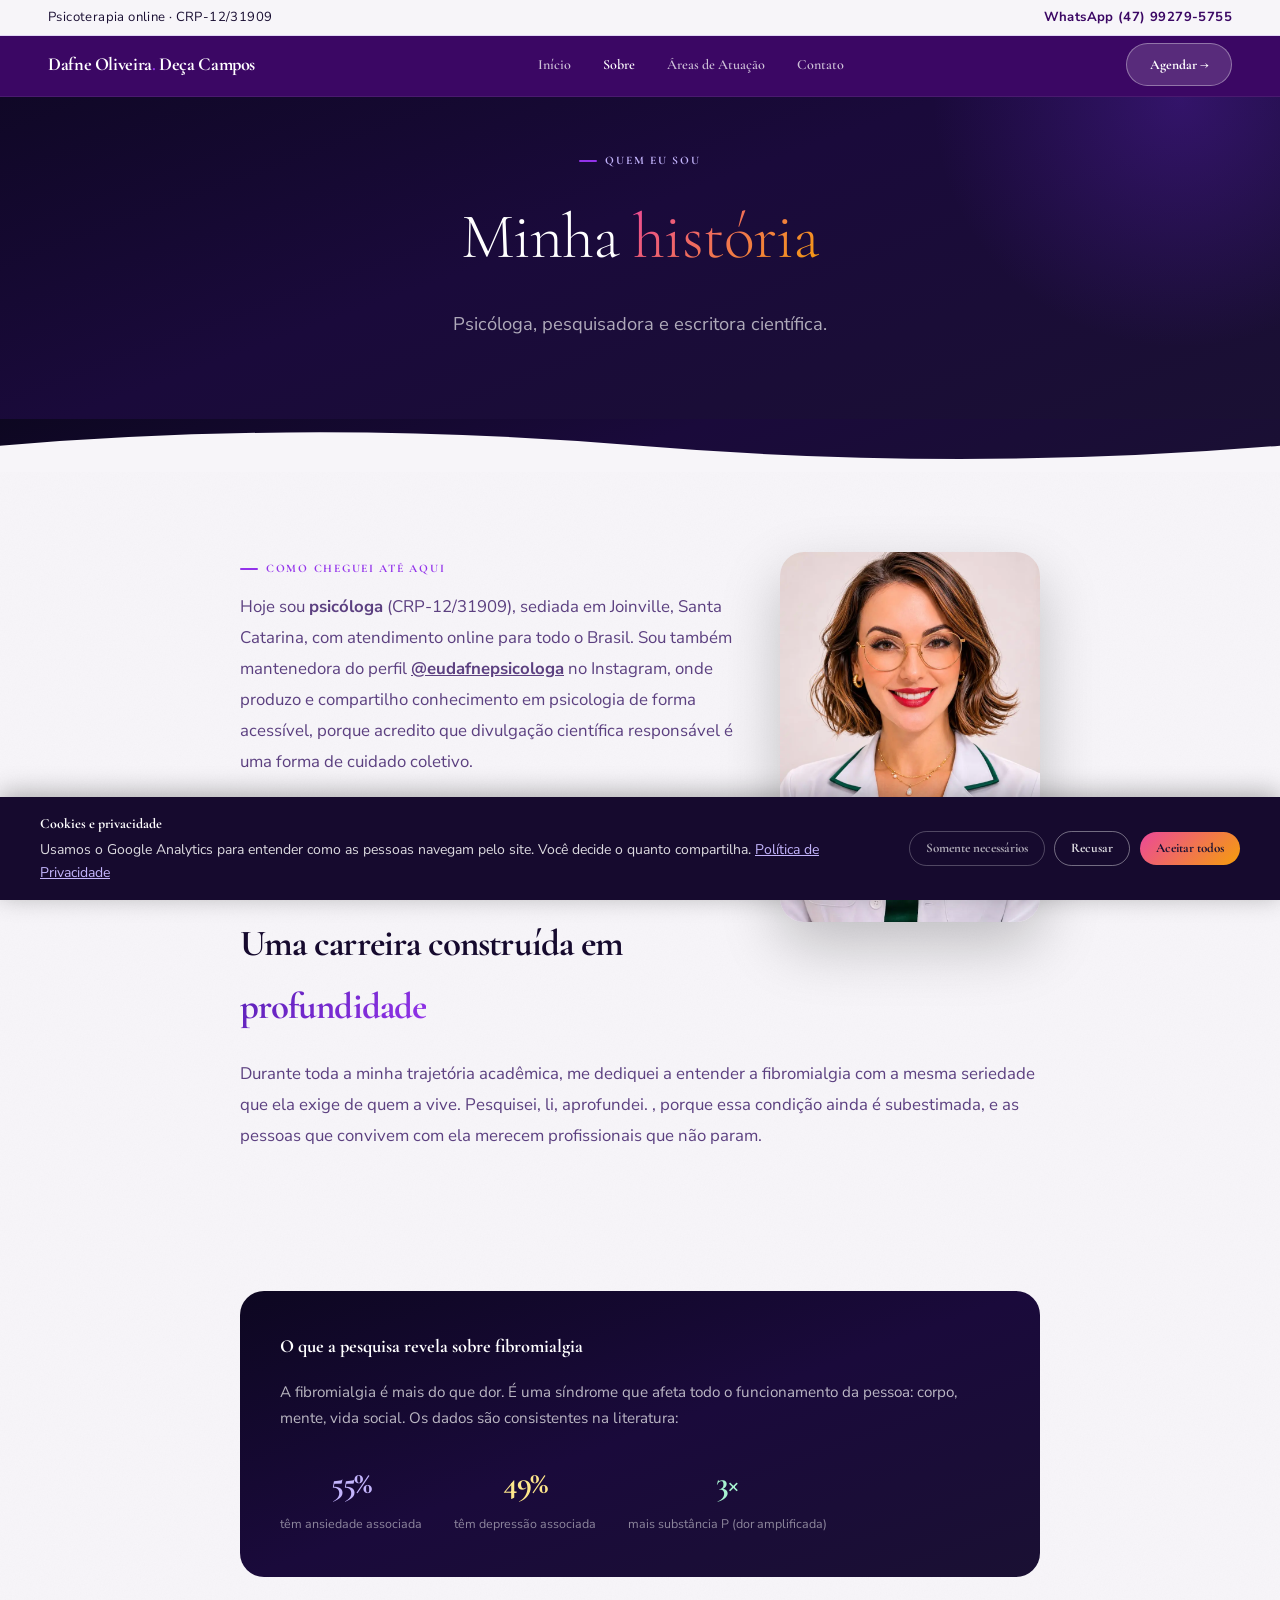
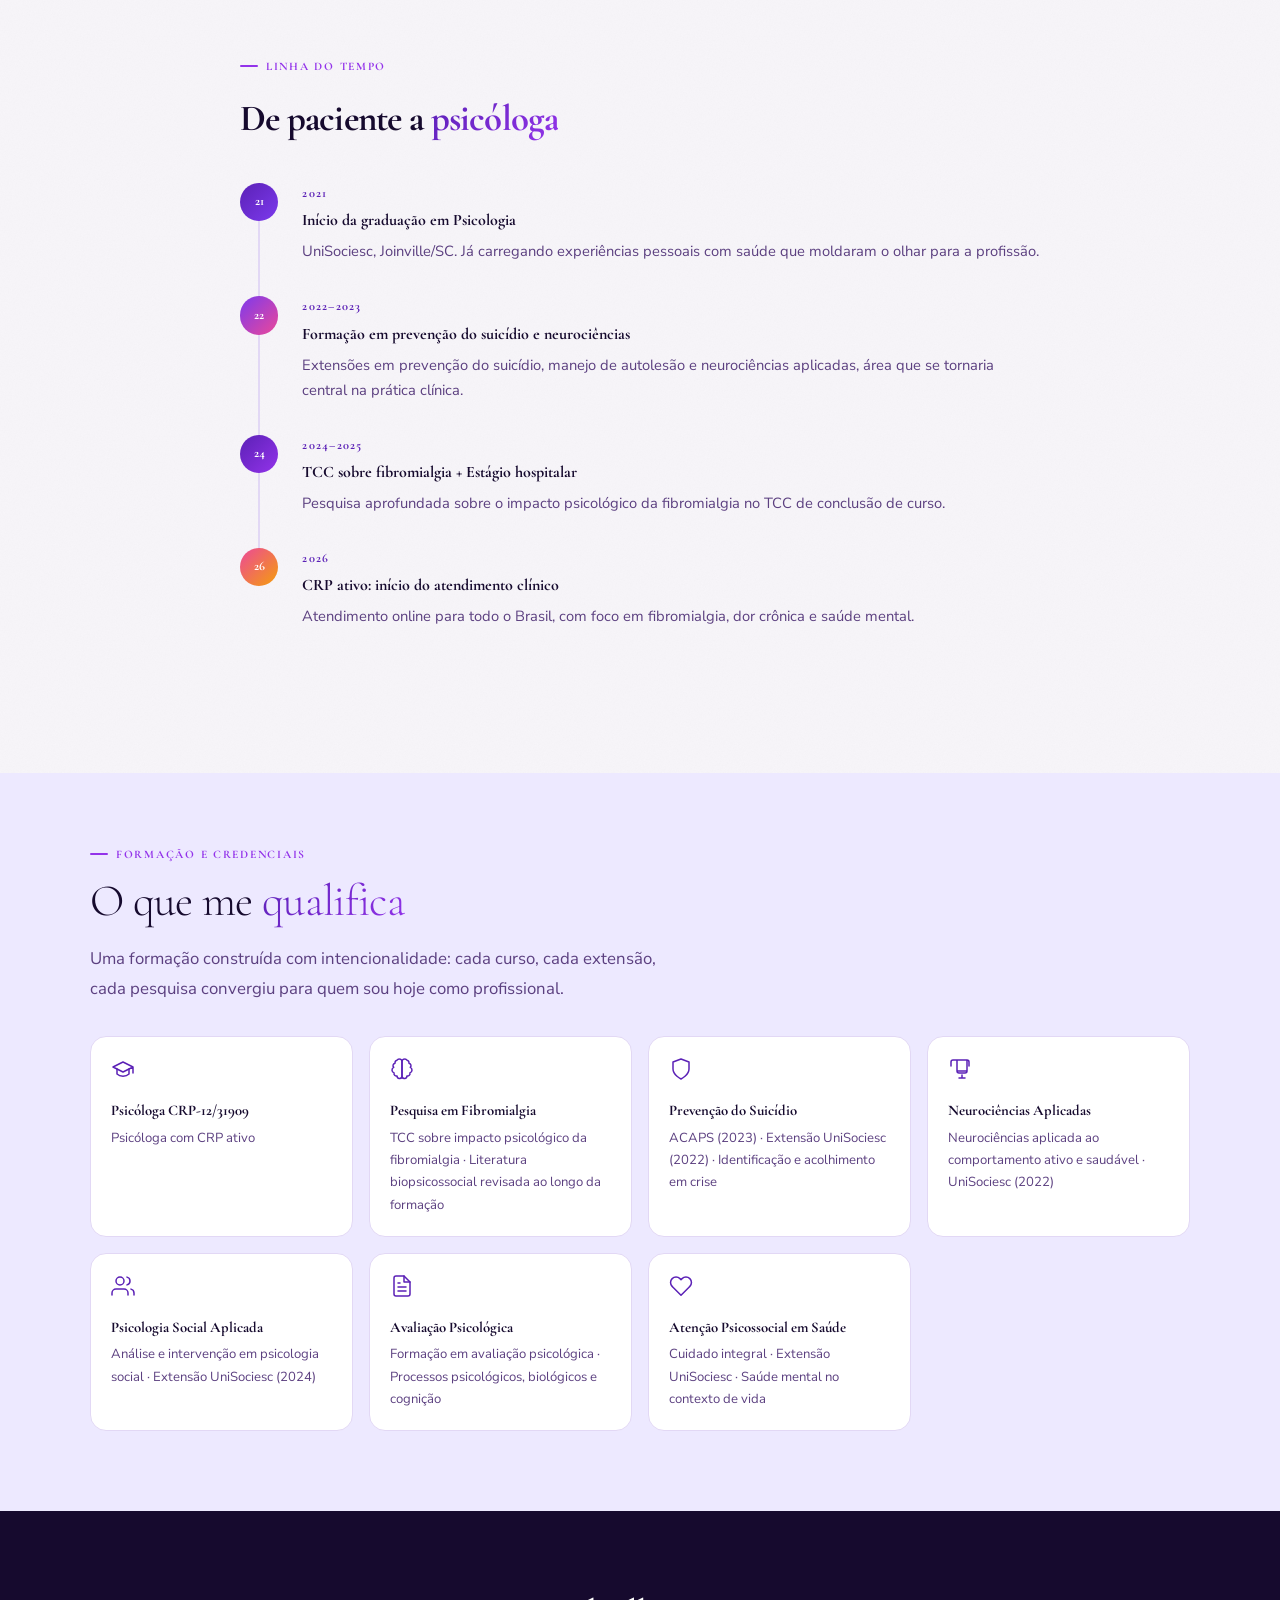
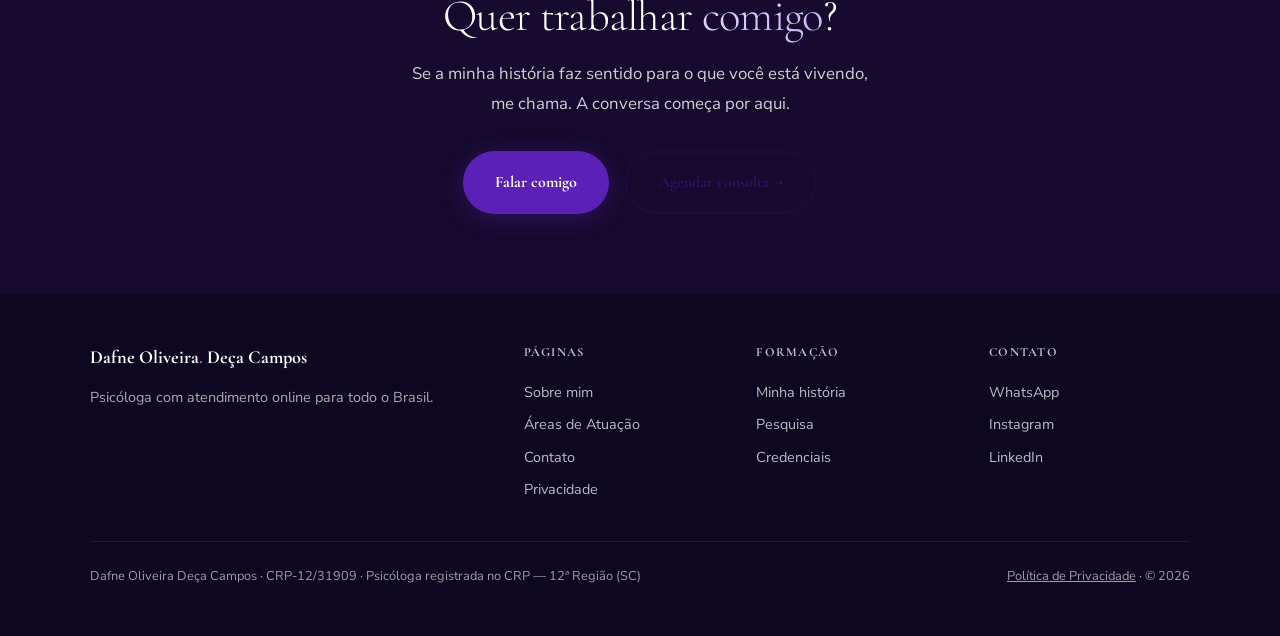
<file: sobre.html>
<!DOCTYPE html>
<html lang="pt-BR">
<head>
  <!-- Google tag (gtag.js) — Consent Mode v2 (LGPD) -->
  <script>
    window.dataLayer = window.dataLayer || [];
    function gtag(){dataLayer.push(arguments);}
    gtag('consent', 'default', {'analytics_storage': 'denied', 'ad_storage': 'denied', 'wait_for_update': 500});
  </script>
  <script async src="https://www.googletagmanager.com/gtag/js?id=G-C1FVMWD3WG"></script>
  <script>
    gtag('js', new Date());
    gtag('config', 'G-C1FVMWD3WG');
  </script>
  <link rel="icon" type="image/x-icon" href="favicon.ico">
  <link rel="icon" type="image/svg+xml" href="favicon.svg">
  <link rel="icon" type="image/png" sizes="32x32" href="favicon-32x32.png">
  <link rel="icon" type="image/png" sizes="16x16" href="favicon-16x16.png">
  <link rel="apple-touch-icon" sizes="180x180" href="apple-touch-icon.png">
  <meta charset="UTF-8">
  <meta name="viewport" content="width=device-width, initial-scale=1.0">
  <title>Sobre Dafne Oliveira Deça Campos | Psicóloga CRP-12/31909 — Fibromialgia e Dor Crônica</title>
  <meta name="description" content="Conheça Dafne Oliveira Deça Campos, psicóloga CRP-12/31909 especializada em fibromialgia, dor crônica e saúde mental. Atendimento online para todo o Brasil.">

  <!-- ── SEO / GEO ────────────────────────────────────────── -->
  <meta name="robots" content="index, follow, max-snippet:-1, max-image-preview:large, max-video-preview:-1">
  <link rel="canonical" href="https://www.dafnepsicologa.com.br/sobre.html">
  <!-- Open Graph -->
  <meta property="og:type" content="profile">
  <meta property="og:url" content="https://www.dafnepsicologa.com.br/sobre.html">
  <meta property="og:title" content="Sobre Dafne Oliveira Deça Campos | Psicóloga CRP-12/31909 — Fibromialgia e Dor Crônica">
  <meta property="og:description" content="Conheça Dafne Oliveira Deça Campos, psicóloga CRP-12/31909 especializada em fibromialgia, dor crônica e saúde mental. Atendimento online para todo o Brasil.">
  <meta property="og:site_name" content="Dafne Oliveira Deça Campos — Psicóloga">
  <meta property="og:locale" content="pt_BR">
  <meta property="og:image" content="https://www.dafnepsicologa.com.br/images/dafne-hero.jpg">
  <meta property="og:image:width" content="1200">
  <meta property="og:image:height" content="630">
  <meta property="og:image:alt" content="Dafne Oliveira Deça Campos, psicóloga CRP-12/31909">
  <!-- Twitter Card -->
  <meta name="twitter:card" content="summary_large_image">
  <meta name="twitter:title" content="Sobre Dafne Oliveira Deça Campos | Psicóloga CRP-12/31909 — Fibromialgia e Dor Crônica">
  <meta name="twitter:description" content="Conheça Dafne Oliveira Deça Campos, psicóloga CRP-12/31909 especializada em fibromialgia, dor crônica e saúde mental. Atendimento online para todo o Brasil.">
  <meta name="twitter:image" content="https://www.dafnepsicologa.com.br/images/dafne-hero.jpg">
  <meta name="twitter:image:alt" content="Dafne Oliveira Deça Campos, psicóloga CRP-12/31909">
  <!-- Schema.org JSON-LD -->
  <script type="application/ld+json">
[
  {
    "@context": "https://schema.org",
    "@type": "WebSite",
    "@id": "https://www.dafnepsicologa.com.br/#website",
    "url": "https://www.dafnepsicologa.com.br",
    "name": "Dafne Oliveira Deça Campos — Psicóloga",
    "description": "Psicóloga com atendimento online para todo o Brasil.",
    "inLanguage": "pt-BR",
    "publisher": {
      "@id": "https://www.dafnepsicologa.com.br/#dafne"
    }
  },
  {
    "@context": "https://schema.org",
    "@type": "Person",
    "@id": "https://www.dafnepsicologa.com.br/#dafne",
    "name": "Dafne Oliveira Deça Campos",
    "givenName": "Dafne",
    "familyName": "Deça Campos",
    "jobTitle": "Psicóloga",
    "description": "Psicóloga com atendimento online para todo o Brasil.",
    "url": "https://www.dafnepsicologa.com.br",
    "image": "https://www.dafnepsicologa.com.br/images/dafne-hero.jpg",
    "telephone": "+5547992795755",
    "address": {
      "@type": "PostalAddress",
      "addressLocality": "Joinville",
      "addressRegion": "SC",
      "addressCountry": "BR"
    },
    "areaServed": {
      "@type": "Country",
      "name": "Brasil"
    },
    "knowsAbout": [
      "Fibromialgia",
      "Dor Crônica",
      "Saúde Mental",
      "Depressão",
      "Ansiedade",
      "TDAH",
      "Burnout",
      "Transtorno de Personalidade Borderline",
      "Transtorno Bipolar"
    ],
    "hasCredential": {
      "@type": "EducationalOccupationalCredential",
      "credentialCategory": "CRP-12/31909",
      "recognizedBy": {
        "@type": "Organization",
        "name": "Conselho Regional de Psicologia — 12ª Região"
      }
    },
    "sameAs": [
      "https://www.instagram.com/eudafnepsicologa",
      "https://www.linkedin.com/in/dafne-oliveira-deca-campos"
    ]
  },
  {
    "@context": "https://schema.org",
    "@type": "MedicalBusiness",
    "@id": "https://www.dafnepsicologa.com.br/#consultorio",
    "name": "Dafne Oliveira Deça Campos — Psicóloga",
    "description": "Psicóloga com atendimento online para todo o Brasil.",
    "url": "https://www.dafnepsicologa.com.br",
    "telephone": "+5547992795755",
    "image": "https://www.dafnepsicologa.com.br/images/dafne-hero.jpg",
    "address": {
      "@type": "PostalAddress",
      "addressLocality": "Joinville",
      "addressRegion": "SC",
      "addressCountry": "BR"
    },
    "areaServed": {
      "@type": "Country",
      "name": "Brasil"
    },
    "priceRange": "$$",
    "availableService": [
      {
        "@type": "MedicalTherapy",
        "name": "Atendimento Psicológico Online"
      },
      {
        "@type": "MedicalTherapy",
        "name": "Terapia para Fibromialgia"
      },
      {
        "@type": "MedicalTherapy",
        "name": "Terapia para Dor Crônica"
      },
      {
        "@type": "MedicalTherapy",
        "name": "Terapia para Depressão e Ansiedade"
      }
    ],
    "employee": {
      "@id": "https://www.dafnepsicologa.com.br/#dafne"
    }
  },
  {
    "@context": "https://schema.org",
    "@type": "BreadcrumbList",
    "itemListElement": [
      {
        "@type": "ListItem",
        "position": 1,
        "name": "Dafne Oliveira Deça Campos — Psicóloga",
        "item": "https://www.dafnepsicologa.com.br"
      },
      {
        "@type": "ListItem",
        "position": 2,
        "name": "Sobre",
        "item": "https://www.dafnepsicologa.com.br/sobre.html"
      }
    ]
  }
]
</script>
  <link rel="preconnect" href="https://fonts.googleapis.com">
  <link rel="preconnect" href="https://fonts.gstatic.com" crossorigin>
  <link rel="preload" as="style" href="https://fonts.googleapis.com/css2?family=Cormorant+Garamond:ital,wght@0,400;0,500;0,700;1,400&family=Nunito+Sans:wght@300;400;500;600&display=swap" onload="this.onload=null;this.rel='stylesheet'">
  <noscript><link rel="stylesheet" href="https://fonts.googleapis.com/css2?family=Cormorant+Garamond:ital,wght@0,400;0,500;0,700;1,400&family=Nunito+Sans:wght@300;400;500;600&display=swap"></noscript>
  <link rel="stylesheet" href="css/style.css">
  <style>
    .story-section { padding: 5rem 3rem; }
    .story-inner { max-width: 800px; margin: 0 auto; }
    .story-inner h2 {
      font-family: var(--f-heading); font-weight: 800;
      font-size: clamp(1.6rem, 3vw, 2.3rem); letter-spacing: -0.025em;
      color: var(--c-dark); margin-bottom: 1.25rem;
    }
    .story-inner h2 em {
      font-style: normal;
      background: var(--g-cool);
      -webkit-background-clip: text; -webkit-text-fill-color: transparent;
      background-clip: text;
    }
    .story-inner p {
      font-size: 1.05rem; color: var(--c-muted); line-height: 1.85;
      margin-bottom: 1.25rem;
    }
    .story-inner blockquote {
      border-left: 3px solid var(--c-pink); padding-left: 1.5rem;
      margin: 2rem 0; font-style: italic; font-size: 1.1rem;
      color: var(--c-text); line-height: 1.7;
    }

    .research-box {
      background: var(--g-hero); border-radius: var(--r-lg);
      padding: 2.5rem; margin: 2.5rem 0; color: white;
    }
    .research-box h3 {
      font-family: var(--f-heading); font-weight: 800;
      font-size: 1.15rem; margin-bottom: 1rem;
    }
    .research-box p { color: rgba(255,255,255,0.7); font-size: 0.95rem; line-height: 1.75; margin-bottom: 0.75rem; }
    .research-stats {
      display: flex; gap: 2rem; flex-wrap: wrap; margin-top: 1.5rem;
    }
    .research-stat { text-align: center; }
    .research-stat-num {
      font-family: var(--f-heading); font-weight: 800; font-size: 2rem;
      display: block; letter-spacing: -0.04em;
    }
    .research-stat-label { font-size: 0.78rem; color: rgba(255,255,255,0.5); }



    .divider-line {
      height: 1px; background: var(--c-border);
      margin: 3rem 0;
    }

    .timeline { margin: 2rem 0; }
    .timeline-item {
      display: flex; gap: 1.5rem; padding-bottom: 2rem;
      position: relative;
    }
    .timeline-item::before {
      content: ''; position: absolute; left: 1.1rem; top: 2.2rem;
      width: 2px; height: calc(100% - 2rem); background: var(--c-border);
    }
    .timeline-item:last-child::before { display: none; }
    .timeline-dot {
      width: 2.4rem; height: 2.4rem; border-radius: 50%;
      display: flex; align-items: center; justify-content: center;
      font-size: 0.8rem; font-weight: 700; flex-shrink: 0;
      font-family: var(--f-heading); z-index: 1;
    }
    .timeline-content {}
    .timeline-year {
      font-family: var(--f-heading); font-weight: 700; font-size: 0.78rem;
      letter-spacing: 0.1em; text-transform: uppercase; color: var(--c-violet);
      margin-bottom: 0.2rem;
    }
    .timeline-title {
      font-family: var(--f-heading); font-weight: 700; font-size: 1rem;
      color: var(--c-dark); margin-bottom: 0.3rem;
    }
    .timeline-body { font-size: 0.92rem; color: var(--c-muted); line-height: 1.7; }

    .cred-grid {
      display: grid; grid-template-columns: repeat(auto-fill, minmax(260px,1fr));
      gap: 1rem; margin-top: 2rem;
    }
    .cred-card {
      background: var(--c-white); border: 1px solid var(--c-border);
      border-radius: var(--r-md); padding: 1.25rem;
    }
    .cred-icon { width: 1.5rem; height: 1.5rem; margin-bottom: 0.5rem; color: var(--c-violet); }
    .cred-title {
      font-family: var(--f-heading); font-weight: 700; font-size: 0.92rem;
      color: var(--c-dark); margin-bottom: 0.2rem;
    }
    .cred-sub { font-size: 0.82rem; color: var(--c-muted); }

    @media (max-width: 700px) {
      .story-section { padding: 4rem 1.5rem; }
      .research-stats { gap: 1rem; justify-content: center; }
      .story-inner > div[style*="float:right"] {
        float: none !important;
        margin: 0 auto 2rem !important;
        display: block;
      }
      .timeline-item { gap: 1rem; }
      .cred-grid { grid-template-columns: 1fr; }
    }
  </style>
</head>
<body>
<a href="#main-content" class="skip-link">Pular para o conteúdo principal</a>

<div class="topbar">
  <span>Psicoterapia online · CRP-12/31909</span>
  <a href="https://wa.me/5547992795755">WhatsApp (47) 99279-5755</a>
</div>
<nav>
  <a href="index.html" class="nav-logo">Dafne Oliveira<span>.</span> Deça Campos</a>
  <button class="nav-hamburger" aria-label="Menu" onclick="this.closest('nav').classList.toggle('nav-open')"><span></span><span></span><span></span></button>
  <div class="nav-links">
    <a href="index.html">Início</a>
    <a href="sobre.html" class="active">Sobre</a>
    <a href="especialidades.html">Áreas de Atuação</a>
    <a href="contato.html">Contato</a>
    <a href="https://wa.me/5547992795755" class="nav-mobile-cta">Agendar consulta →</a>
  </div>
  <a href="https://wa.me/5547992795755" class="nav-cta">Agendar →</a>
</nav>
<main id="main-content" tabindex="-1">

<!-- HEADER -->
<div class="page-header">
  <span class="section-tag" style="color:#C4B5FD">Quem eu sou</span>
  <h1>Minha <em style="font-style:normal; background:var(--g-warm);-webkit-background-clip:text;-webkit-text-fill-color:transparent;background-clip:text">história</em></h1>
  <p>Psicóloga, pesquisadora e escritora científica.</p>
</div>

<div class="wave" style="background:var(--g-hero)">
  <svg viewBox="0 0 1440 60" fill="none" preserveAspectRatio="none">
    <path d="M0,60 L0,30 Q360,0 720,30 Q1080,60 1440,30 L1440,60 Z" fill="var(--c-bg)"/>
  </svg>
</div>

<!-- HISTÓRIA: O COMEÇO -->
<div class="story-section">
  <div class="story-inner">
    <div style="float:right; margin:0 0 2rem 2.5rem; max-width:260px; border-radius:1.5rem; overflow:hidden; box-shadow:0 24px 60px rgba(0,0,0,0.22);">
      <picture style="display:block">
        <source srcset="images/dafne-hero.webp" type="image/webp">
        <img src="images/dafne-hero.jpg" alt="Dafne Oliveira Deça Campos, psicóloga com foco em fibromialgia e dor crônica" style="width:100%; height:auto; display:block;" width="901" height="1280">
      </picture>
    </div>
    <span class="section-tag">Como cheguei até aqui</span>

    <p>Hoje sou <strong>psicóloga</strong> (CRP-12/31909), sediada em Joinville, Santa Catarina, com atendimento online para todo o Brasil. Sou também mantenedora do perfil <strong><a href="https://www.instagram.com/eudafnepsicologa/" target="_blank" rel="noopener noreferrer" style="color:inherit">@eudafnepsicologa</a></strong> no Instagram, onde produzo e compartilho conhecimento em psicologia de forma acessível, porque acredito que divulgação científica responsável é uma forma de cuidado coletivo.</p>

    <div class="divider-line"></div>

    <span class="section-tag">Pesquisa e formação</span>
    <h2>Uma carreira construída em <em>profundidade</em></h2>

    <p>Durante toda a minha trajetória acadêmica, me dediquei a entender a fibromialgia com a mesma seriedade que ela exige de quem a vive. Pesquisei, li, aprofundei. , porque essa condição ainda é subestimada, e as pessoas que convivem com ela merecem profissionais que não param.</p>
  </div>
</div>

<!-- CAIXA DE PESQUISA -->
<div style="padding: 0 3rem;">
  <div style="max-width: 800px; margin: 0 auto;">
    <div class="research-box">
      <h3>O que a pesquisa revela sobre fibromialgia</h3>
      <p>A fibromialgia é mais do que dor. É uma síndrome que afeta todo o funcionamento da pessoa: corpo, mente, vida social. Os dados são consistentes na literatura:</p>
      <div class="research-stats">
        <div class="research-stat">
          <span class="research-stat-num" style="color:#C4B5FD">55%</span>
          <span class="research-stat-label">têm ansiedade associada</span>
        </div>
        <div class="research-stat">
          <span class="research-stat-num" style="color:#FDE68A">49%</span>
          <span class="research-stat-label">têm depressão associada</span>
        </div>
        <div class="research-stat">
          <span class="research-stat-num" style="color:#A7F3D0">3×</span>
          <span class="research-stat-label">mais substância P (dor amplificada)</span>
        </div>
      </div>
      
    </div>
  </div>
</div>

<!-- TIMELINE -->
<div class="story-section" style="padding-top: 2rem;">
  <div class="story-inner">

    <!-- TIMELINE -->
    <span class="section-tag">Linha do tempo</span>
    <h2>De paciente a <em>psicóloga</em></h2>

    <div class="timeline">
      <div class="timeline-item">
        <div class="timeline-dot" style="background:var(--g-primary); color:white">21</div>
        <div class="timeline-content">
          <div class="timeline-year">2021</div>
          <div class="timeline-title">Início da graduação em Psicologia</div>
          <div class="timeline-body">UniSociesc, Joinville/SC. Já carregando experiências pessoais com saúde que moldaram o olhar para a profissão.</div>
        </div>
      </div>

      <div class="timeline-item">
        <div class="timeline-dot" style="background:linear-gradient(135deg,#7C3AED,#EC4899); color:white">22</div>
        <div class="timeline-content">
          <div class="timeline-year">2022–2023</div>
          <div class="timeline-title">Formação em prevenção do suicídio e neurociências</div>
          <div class="timeline-body">Extensões em prevenção do suicídio, manejo de autolesão e neurociências aplicadas, área que se tornaria central na prática clínica.</div>
        </div>
      </div>

      <div class="timeline-item">
        <div class="timeline-dot" style="background:var(--g-cool); color:white">24</div>
        <div class="timeline-content">
          <div class="timeline-year">2024–2025</div>
          <div class="timeline-title">TCC sobre fibromialgia + Estágio hospitalar</div>
          <div class="timeline-body">Pesquisa aprofundada sobre o impacto psicológico da fibromialgia no TCC de conclusão de curso.</div>
        </div>
      </div>

      <div class="timeline-item">
        <div class="timeline-dot" style="background:var(--g-warm); color:white">26</div>
        <div class="timeline-content">
          <div class="timeline-year">2026</div>
          <div class="timeline-title">CRP ativo: início do atendimento clínico</div>
          <div class="timeline-body">Atendimento online para todo o Brasil, com foco em fibromialgia, dor crônica e saúde mental.</div>
        </div>
      </div>
    </div>
  </div>
</div>

<!-- O QUE ME QUALIFICA -->
<section class="section" style="background:var(--c-surface); padding-top:4rem; padding-bottom:5rem">
  <div class="section-inner">
    <span class="section-tag">Formação e credenciais</span>
    <h2 class="section-title">O que me <em>qualifica</em></h2>
    <p class="section-body" style="max-width:600px">Uma formação construída com intencionalidade: cada curso, cada extensão, cada pesquisa convergiu para quem sou hoje como profissional.</p>

    <div class="cred-grid">
      <div class="cred-card">
        <svg class="cred-icon" viewBox="0 0 24 24" fill="none" stroke="currentColor" stroke-width="1.5" stroke-linecap="round" stroke-linejoin="round"><path d="M22 10v6M2 10l10-5 10 5-10 5z"/><path d="M6 12v5c3 3 9 3 12 0v-5"/></svg>
        <div class="cred-title">Psicóloga CRP-12/31909</div>
        <div class="cred-sub">Psicóloga com CRP ativo</div>
      </div>
      <div class="cred-card">
        <svg class="cred-icon" viewBox="0 0 24 24" fill="none" stroke="currentColor" stroke-width="1.5" stroke-linecap="round" stroke-linejoin="round"><path d="M9.5 2A2.5 2.5 0 0 1 12 4.5v15a2.5 2.5 0 0 1-4.96-.46 2.5 2.5 0 0 1-2.96-3.08 3 3 0 0 1-.34-5.58 2.5 2.5 0 0 1 1.32-4.24 2.5 2.5 0 0 1 1.98-3A2.5 2.5 0 0 1 9.5 2Z"/><path d="M14.5 2A2.5 2.5 0 0 0 12 4.5v15a2.5 2.5 0 0 0 4.96-.46 2.5 2.5 0 0 0 2.96-3.08 3 3 0 0 0 .34-5.58 2.5 2.5 0 0 0-1.32-4.24 2.5 2.5 0 0 0-1.98-3A2.5 2.5 0 0 0 14.5 2Z"/></svg>
        <div class="cred-title">Pesquisa em Fibromialgia</div>
        <div class="cred-sub">TCC sobre impacto psicológico da fibromialgia · Literatura biopsicossocial revisada ao longo da formação</div>
      </div>

      <div class="cred-card">
        <svg class="cred-icon" viewBox="0 0 24 24" fill="none" stroke="currentColor" stroke-width="1.5" stroke-linecap="round" stroke-linejoin="round"><path d="M12 22s8-4 8-10V5l-8-3-8 3v7c0 6 8 10 8 10z"/></svg>
        <div class="cred-title">Prevenção do Suicídio</div>
        <div class="cred-sub">ACAPS (2023) · Extensão UniSociesc (2022) · Identificação e acolhimento em crise</div>
      </div>
      <div class="cred-card">
        <svg class="cred-icon" viewBox="0 0 24 24" fill="none" stroke="currentColor" stroke-width="1.5" stroke-linecap="round" stroke-linejoin="round"><path d="M9 3H5a2 2 0 0 0-2 2v4m6-6h10a2 2 0 0 1 2 2v4M9 3v11m0 0h10m-10 0a2 2 0 0 0 2 2h6a2 2 0 0 0 2-2m0-11v11m-5 4v3m-3 0h6"/></svg>
        <div class="cred-title">Neurociências Aplicadas</div>
        <div class="cred-sub">Neurociências aplicada ao comportamento ativo e saudável · UniSociesc (2022)</div>
      </div>
      <div class="cred-card">
        <svg class="cred-icon" viewBox="0 0 24 24" fill="none" stroke="currentColor" stroke-width="1.5" stroke-linecap="round" stroke-linejoin="round"><path d="M17 21v-2a4 4 0 0 0-4-4H5a4 4 0 0 0-4 4v2"/><circle cx="9" cy="7" r="4"/><path d="M23 21v-2a4 4 0 0 0-3-3.87"/><path d="M16 3.13a4 4 0 0 1 0 7.75"/></svg>
        <div class="cred-title">Psicologia Social Aplicada</div>
        <div class="cred-sub">Análise e intervenção em psicologia social · Extensão UniSociesc (2024)</div>
      </div>
      <div class="cred-card">
        <svg class="cred-icon" viewBox="0 0 24 24" fill="none" stroke="currentColor" stroke-width="1.5" stroke-linecap="round" stroke-linejoin="round"><path d="M14 2H6a2 2 0 0 0-2 2v16a2 2 0 0 0 2 2h12a2 2 0 0 0 2-2V8z"/><polyline points="14 2 14 8 20 8"/><line x1="16" y1="13" x2="8" y2="13"/><line x1="16" y1="17" x2="8" y2="17"/><polyline points="10 9 9 9 8 9"/></svg>
        <div class="cred-title">Avaliação Psicológica</div>
        <div class="cred-sub">Formação em avaliação psicológica · Processos psicológicos, biológicos e cognição</div>
      </div>
      <div class="cred-card">
        <svg class="cred-icon" viewBox="0 0 24 24" fill="none" stroke="currentColor" stroke-width="1.5" stroke-linecap="round" stroke-linejoin="round"><path d="M20.84 4.61a5.5 5.5 0 0 0-7.78 0L12 5.67l-1.06-1.06a5.5 5.5 0 0 0-7.78 7.78l1.06 1.06L12 21.23l7.78-7.78 1.06-1.06a5.5 5.5 0 0 0 0-7.78z"/></svg>
        <div class="cred-title">Atenção Psicossocial em Saúde</div>
        <div class="cred-sub">Cuidado integral · Extensão UniSociesc · Saúde mental no contexto de vida</div>
      </div>

    </div>
  </div>
</section>

<!-- CTA -->
<section class="section section-dark" style="text-align:center; padding:5rem 3rem">
  <div class="section-inner">
    <h2 class="section-title">Quer trabalhar <em>comigo</em>?</h2>
    <p class="section-body" style="max-width:480px; margin:0 auto 2rem">Se a minha história faz sentido para o que você está vivendo, me chama. A conversa começa por aqui.</p>
    <div style="display:flex; gap:1rem; justify-content:center; flex-wrap:wrap">
      <a href="https://wa.me/5547992795755" class="btn btn-primary">Falar comigo</a>
      <a href="contato.html" class="btn btn-outline">Agendar consulta →</a>
    </div>
  </div>
</section>

</main>
<footer>
  <div class="footer-inner">
    <div>
      <span class="footer-brand">Dafne Oliveira<span>.</span> Deça Campos</span>
      <p class="footer-desc">Psicóloga com atendimento online para todo o Brasil.</p>
    </div>
    <div class="footer-col">
      <h3>Páginas</h3>
      <a href="sobre.html">Sobre mim</a>
      <a href="especialidades.html">Áreas de Atuação</a>
      <a href="contato.html">Contato</a>
      <a href="privacidade.html">Privacidade</a>
    </div>
    <div class="footer-col">
      <h3>Formação</h3>
      <a href="sobre.html">Minha história</a>
      <a href="sobre.html">Pesquisa</a>
      <a href="sobre.html">Credenciais</a>
    </div>
    <div class="footer-col">
      <h3>Contato</h3>
      <a href="https://wa.me/5547992795755">WhatsApp</a>
      <a href="https://www.instagram.com/eudafnepsicologa/">Instagram</a>
      <a href="https://linkedin.com/in/dafne-oliveira-deca-campos">LinkedIn</a>
    </div>
  </div>
  <div class="footer-bottom">
    <span class="footer-crp">Dafne Oliveira Deça Campos · CRP-12/31909 · Psicóloga registrada no CRP — 12ª Região (SC)</span>
    <span class="footer-crp"><a href="privacidade.html" style="color:inherit; text-decoration:underline">Política de Privacidade</a> · © 2026</span>
  </div>
</footer>

<script type="speculationrules">{"prefetch":[{"source":"document","where":{"href_matches":"/*.html"},"eagerness":"moderate"}]}</script>
<script>document.querySelectorAll(".nav-links a").forEach(a=>a.addEventListener("click",()=>a.closest("nav").classList.remove("nav-open")));</script>
  <script src="js/cookie-consent.js" defer></script>
  <script src="js/analytics-events.js" defer></script>
</body>
</html>
</file>
<file: css/style.css>
/* ═══════════════════════════════════════════════════════════
   SISTEMA DE DESIGN — DAFNE DEÇA
   Use estas variáveis em TODOS os materiais:
   site · posts · PDFs · apresentações · e-mails · stories
   ═══════════════════════════════════════════════════════════ */
:root {
  /* CORES PRINCIPAIS */
  --c-violet:   #5B21B6;   /* roxo fibromialgia */
  --c-pink:     #EC4899;   /* calor, conexão, humanidade */
  --c-emerald:  #059669;   /* saúde, crescimento, esperança */
  --c-amber:    #F59E0B;   /* energia, atenção, destaque */

  /* CORES NEUTRAS */
  --c-dark:     #160A2E;   /* fundo escuro — roxo-preto profundo */
  --c-bg:       #F7F5F9;   /* branco quente levemente lilás */
  --c-surface:  #EDE9FF;   /* lilás suave para cards / hero */
  --c-text:     #1A0F33;   /* texto principal — quase-preto roxo */
  --c-muted:    #5C4080;   /* texto secundário */
  --c-border:   #E2D8F5;   /* bordas */
  --c-white:    #FFFFFF;
  --c-gold:     #9333EA;   /* roxo destaque (era dourado) */

  /* GRADIENTES */
  --g-primary:  linear-gradient(135deg, #5B21B6 0%, #7C3AED 100%);
  --g-warm:     linear-gradient(135deg, #EC4899 0%, #F59E0B 100%);
  --g-cool:     linear-gradient(135deg, #5B21B6 0%, #9333EA 100%);
  --g-dark:     linear-gradient(160deg, #1A1033 0%, #0D0721 100%);
  --g-hero:     linear-gradient(160deg, #0D0721 0%, #1A0A3B 50%, #1A1033 100%);

  /* TIPOGRAFIA */
  --f-heading:  'Cormorant Garamond', Georgia, serif;
  --f-body:     'Nunito Sans', system-ui, sans-serif;

  /* ESPAÇAMENTO */
  --r-sm:  8px;
  --r-md:  16px;
  --r-lg:  24px;
  --r-xl:  40px;

  /* SOMBRAS */
  --s-sm:  0 2px 8px rgba(109,40,217,.10);
  --s-md:  0 8px 32px rgba(109,40,217,.15);
  --s-lg:  0 20px 60px rgba(109,40,217,.20);
}

/* ─── RESET ─── */
*, *::before, *::after { box-sizing: border-box; margin: 0; padding: 0; }
html { scroll-behavior: smooth; }
body {
  font-family: var(--f-body);
  background-color: var(--c-bg);
  background-image: url("data:image/svg+xml,%3Csvg xmlns='http://www.w3.org/2000/svg' width='200' height='200'%3E%3Cfilter id='n'%3E%3CfeTurbulence type='fractalNoise' baseFrequency='0.72' numOctaves='4' stitchTiles='stitch'/%3E%3CfeColorMatrix type='saturate' values='0'/%3E%3C/filter%3E%3Crect width='200' height='200' filter='url(%23n)' opacity='0.038'/%3E%3C/svg%3E");
  color: var(--c-text);
  line-height: 1.7;
  overflow-x: hidden;
}
img { max-width: 100%; display: block; }
a { color: inherit; }

/* ─── SKIP TO CONTENT (acessibilidade) ─── */
.skip-link {
  position: absolute;
  width: 1px; height: 1px;
  padding: 0; margin: -1px;
  overflow: hidden;
  clip: rect(0, 0, 0, 0);
  white-space: nowrap;
  border: 0;
  z-index: 999;
  background: var(--c-violet);
  color: var(--c-white);
  font-family: var(--f-heading);
  font-weight: 700;
  font-size: 0.9rem;
  text-decoration: none;
  border-radius: var(--r-sm);
}
.skip-link:focus {
  position: fixed;
  top: 0.75rem; left: 0.75rem;
  width: auto; height: auto;
  overflow: visible;
  clip: auto;
  white-space: normal;
  padding: 0.5rem 1.25rem;
}

/* ─── NAV ─── */
.nav-mobile-cta { display: none; }
/* ── TOPBAR ─────────────────────────────────────────────── */
.topbar {
  position: fixed; top: 0; left: 0; right: 0; z-index: 101;
  background: var(--c-bg);
  color: var(--c-text);
  font-size: 0.82rem; letter-spacing: 0.03em;
  padding: 0.4rem 3rem;
  display: flex; justify-content: space-between; align-items: center;
  border-bottom: 1px solid var(--c-border);
}
.topbar a { color: #3B0764; text-decoration: none; transition: color 0.2s; font-weight: 700; }
.topbar a:hover { color: var(--c-violet); }
@media (max-width: 900px) { .topbar { display: none; } }

nav {
  position: fixed; top: 33px; left: 0; right: 0; z-index: 100;
  display: flex; justify-content: space-between; align-items: center;
  padding: 0.65rem 3rem;
  background: #3B0764;
  border-bottom: 1px solid rgba(255,255,255,0.08);
}
.nav-logo {
  font-family: var(--f-heading); font-weight: 800; font-size: 1.15rem;
  color: #fff; text-decoration: none; letter-spacing: -0.02em;
}
.nav-logo span { color: var(--c-gold); }
.nav-links { display: flex; align-items: center; gap: 2rem; }
.nav-links a {
  font-family: var(--f-heading); font-size: 0.88rem; font-weight: 600;
  color: rgba(255,255,255,0.75); text-decoration: none;
  transition: color 0.2s;
}
.nav-links a:hover, .nav-links a.active { color: #fff; }
.nav-cta {
  background: rgba(255,255,255,0.15); color: #fff;
  border: 1px solid rgba(255,255,255,0.35);
  padding: 0.55rem 1.4rem; border-radius: var(--r-xl);
  text-decoration: none; font-family: var(--f-heading);
  font-weight: 700; font-size: 0.85rem;
  transition: opacity 0.2s, transform 0.2s, background 0.2s;
  white-space: nowrap;
}
.nav-cta:hover { opacity: 0.88; transform: translateY(-1px); }

/* ─── BOTÕES ─── */
.btn {
  display: inline-flex; align-items: center; gap: 0.5rem;
  padding: 1rem 2rem; border-radius: var(--r-xl);
  font-family: var(--f-heading); font-weight: 700; font-size: 1rem;
  text-decoration: none; cursor: pointer; border: none;
  transition: transform 0.2s, box-shadow 0.2s, opacity 0.2s;
}
.btn:hover { transform: translateY(-2px); }
.btn-primary {
  background: #5B21B6; color: #fff;
  box-shadow: 0 4px 24px rgba(91,33,182,0.35);
}
.btn-primary:hover { box-shadow: 0 8px 32px rgba(91,33,182,0.50); }
.btn-outline {
  background: transparent; border: 2px solid rgba(45,16,101,0.3);
  color: #2D1065;
}
.btn-outline:hover { border-color: rgba(45,16,101,0.6); }
.btn-violet {
  background: #5B21B6; color: #fff;
  box-shadow: 0 4px 20px rgba(91,33,182,0.35);
}
.btn-sm { padding: 0.65rem 1.4rem; font-size: 0.9rem; }

/* ─── SEÇÕES ─── */
.section { padding: 6rem 3rem; }
.section-dark { background: var(--c-dark); }
.section-inner { max-width: 1100px; margin: 0 auto; }
.section-tag {
  font-family: var(--f-heading); font-weight: 700; font-size: 0.72rem;
  letter-spacing: 0.15em; text-transform: uppercase; color: var(--c-gold);
  margin-bottom: 0.75rem; display: inline-flex; align-items: center; gap: 0.5rem;
}
.section-tag::before {
  content: '';
  display: inline-block; width: 18px; height: 2px;
  background: var(--c-gold); border-radius: 2px; flex-shrink: 0;
}
.section-dark .section-tag { color: #C4B5FD; }
.section-dark .section-tag::before { background: #C4B5FD; }
.section-title {
  font-family: var(--f-heading); font-weight: 300;
  font-size: clamp(1.9rem, 3.5vw, 2.8rem);
  letter-spacing: -0.015em; line-height: 1.15;
  color: var(--c-dark); margin-bottom: 1rem;
}
.section-dark .section-title { color: var(--c-white); }
.section-dark .section-title em {
  background: linear-gradient(135deg, #E9D5FF 0%, #C4B5FD 100%);
  -webkit-background-clip: text; -webkit-text-fill-color: transparent;
  background-clip: text;
}
.section-title em {
  font-style: normal;
  background: var(--g-cool);
  -webkit-background-clip: text; -webkit-text-fill-color: transparent;
  background-clip: text;
}
.section-body { font-size: 1.05rem; color: var(--c-muted); line-height: 1.8; }
.section-dark .section-body { color: rgba(255,255,255,0.80); }
.center { text-align: center; }
.center .section-body { max-width: 600px; margin: 0 auto; }

/* ─── WAVE DIVIDER ─── */
.wave { display: block; width: 100%; overflow: hidden; line-height: 0; }
.wave svg { display: block; width: 100%; }

/* ─── PAGE HEADER (inner pages) ─── */
.page-header {
  background: var(--g-hero);
  padding: 9rem 3rem 5rem;
  text-align: center;
  position: relative; overflow: hidden;
}
.page-header::before {
  content: '';
  position: absolute; top: -150px; right: -150px;
  width: 500px; height: 500px;
  background: radial-gradient(circle, rgba(109,40,217,0.3) 0%, transparent 70%);
  pointer-events: none;
}
.page-header h1 {
  font-family: var(--f-heading); font-weight: 300;
  font-size: clamp(2.2rem, 5vw, 4rem);
  letter-spacing: -0.015em; color: var(--c-white);
  margin-bottom: 1rem;
}
.page-header p { color: rgba(255,255,255,0.65); font-size: 1.15rem; max-width: 600px; margin: 0 auto; }

/* ─── FOOTER ─── */
footer {
  background: #0D0721;
  color: rgba(255,255,255,0.65);
  padding: 3rem;
  font-size: 0.85rem;
}
.footer-inner {
  max-width: 1100px; margin: 0 auto;
  display: grid; grid-template-columns: 2fr 1fr 1fr 1fr;
  gap: 2rem;
}
.footer-brand {
  font-family: var(--f-heading); font-weight: 800; font-size: 1.15rem;
  color: var(--c-white); display: block; margin-bottom: 0.75rem;
}
.footer-brand span { color: var(--c-pink); }
.footer-desc { color: rgba(255,255,255,0.65); font-size: 0.9rem; line-height: 1.6; }
.footer-col h3 {
  font-family: var(--f-heading); font-weight: 700; font-size: 0.78rem;
  letter-spacing: 0.1em; text-transform: uppercase;
  color: rgba(255,255,255,0.75); margin-bottom: 1rem;
}
.footer-col a {
  display: block; color: rgba(255,255,255,0.72); text-decoration: none;
  font-size: 0.9rem; margin-bottom: 0.5rem; transition: color 0.2s;
}
.footer-col a:hover { color: var(--c-pink); }
.footer-bottom {
  max-width: 1100px; margin: 2rem auto 0;
  padding-top: 1.5rem; border-top: 1px solid rgba(255,255,255,0.07);
  display: flex; justify-content: space-between; align-items: center;
  flex-wrap: wrap; gap: 0.5rem;
}
.footer-crp { color: rgba(255,255,255,0.60); font-size: 0.8rem; }

/* ─── PILL / TAG ─── */
.pill {
  display: inline-block; padding: 0.3rem 0.9rem;
  border-radius: var(--r-xl); font-family: var(--f-heading);
  font-weight: 700; font-size: 0.78rem;
}
.pill-violet { background: rgba(109,40,217,0.1); color: var(--c-violet); }
.pill-pink   { background: rgba(236,72,153,0.1); color: var(--c-pink); }
.pill-green  { background: rgba(5,150,105,0.1);  color: var(--c-emerald); }
.pill-amber  { background: rgba(245,158,11,0.1); color: #B45309; }

/* ─── HAMBURGER ─── */
.nav-hamburger {
  display: none;
  flex-direction: column;
  justify-content: center;
  gap: 5px;
  background: none;
  border: none;
  cursor: pointer;
  padding: 6px;
  flex-shrink: 0;
}
.nav-hamburger span {
  display: block;
  width: 24px;
  height: 2px;
  background: var(--c-white);
  border-radius: 2px;
  transition: transform 0.3s, opacity 0.3s;
}
nav.nav-open .nav-hamburger span:nth-child(1) { transform: translateY(7px) rotate(45deg); }
nav.nav-open .nav-hamburger span:nth-child(2) { opacity: 0; }
nav.nav-open .nav-hamburger span:nth-child(3) { transform: translateY(-7px) rotate(-45deg); }

/* ─── RESPONSIVE — TABLET / MOBILE ─── */
@media (max-width: 900px) {
  /* NAV — mantém position:fixed; dropdown é absolute relativo ao nav fixo */
  nav { padding: 0.9rem 1.5rem; overflow: visible; top: 0; }
  .nav-logo { font-size: 0.95rem; min-width: 0; overflow: hidden; text-overflow: ellipsis; white-space: nowrap; flex: 1; }
  .nav-hamburger { display: flex; flex-shrink: 0; margin-left: 0.75rem; }
  .nav-cta { display: none; }
  .nav-links {
    display: none;
    position: absolute; top: 100%; left: 0; right: 0;
    background: rgba(13,7,33,0.98);
    backdrop-filter: blur(16px);
    flex-direction: column;
    padding: 0.5rem 1.5rem 1.5rem;
    gap: 0;
    border-top: 1px solid rgba(255,255,255,0.07);
    box-shadow: 0 8px 32px rgba(0,0,0,0.4);
  }
  nav.nav-open .nav-links { display: flex; }
  .nav-links a {
    padding: 0.85rem 0;
    border-bottom: 1px solid rgba(255,255,255,0.06);
    font-size: 1rem;
  }
  .nav-links a:last-child { border-bottom: none; }
  .nav-mobile-cta {
    display: none;
    margin-top: 1rem;
    background: var(--g-warm); color: #1A1033 !important;
    padding: 0.75rem 1.25rem; border-radius: var(--r-xl);
    font-family: var(--f-heading); font-weight: 700; font-size: 0.95rem;
    text-align: center; text-decoration: none;
  }

  /* SEÇÕES */
  .section { padding: 4rem 1.25rem; }
  .page-header { padding: 7.5rem 1.25rem 3.5rem; }
  .page-header h1 { font-size: clamp(1.8rem, 6vw, 2.8rem); }
  .page-header p { font-size: 1rem; }

  /* FOOTER */
  .footer-inner { grid-template-columns: 1fr 1fr; gap: 1.5rem; }
  .footer-bottom { flex-direction: column; text-align: center; gap: 0.4rem; }
  footer { padding: 2.5rem 1.25rem; }
}

/* ─── RESPONSIVE — MOBILE PEQUENO ─── */
@media (max-width: 480px) {
  /* Nav-mobile-cta visível no dropdown */
  .nav-mobile-cta { display: block; }

  /* Tipografia */
  .section-title { font-size: clamp(1.6rem, 7vw, 2.2rem); }

  /* Botões — evita overflow de texto */
  .btn { font-size: 0.9rem; padding: 0.85rem 1.5rem; white-space: nowrap; }
  .btn-sm { padding: 0.6rem 1.1rem; font-size: 0.82rem; }

  /* Footer em coluna única */
  .footer-inner { grid-template-columns: 1fr; }
  .footer-bottom { font-size: 0.75rem; }
  /* Footer centering */
  .footer-inner > div:first-child { text-align: center; }
  .footer-col { text-align: center; }
  /* Privacy link: mais visível no mobile */
  .footer-crp a { color: rgba(255,255,255,0.80); }

  /* Botões em tela cheia no mobile */
  .hero-actions { flex-direction: column; }
  .hero-actions .btn { width: 100%; justify-content: center; }

  /* Stats do hero em 2 colunas */
  .hero-stats { gap: 1.5rem; }
}

/* ── COOKIE CONSENT BANNER ─────────────────────────────── */
#cookie-consent-banner {
  position: fixed; bottom: 0; left: 0; right: 0; z-index: 9999;
  background: var(--c-dark); color: var(--c-white);
  padding: 1rem 1.5rem;
  box-shadow: 0 -4px 24px rgba(0,0,0,0.3);
  font-family: var(--f-body);
}
.ccb-inner {
  max-width: 1200px; margin: 0 auto;
  display: flex; align-items: center; gap: 1.5rem; flex-wrap: wrap;
}
.ccb-text {
  flex: 1; font-size: 0.875rem; line-height: 1.6; color: rgba(255,255,255,0.85);
}
.ccb-text strong {
  display: block; color: #fff; font-family: var(--f-heading);
  font-weight: 700; margin-bottom: 0.25rem;
}
.ccb-text a { color: #C4B5FD; text-decoration: underline; }
.ccb-actions { display: flex; gap: 0.6rem; flex-shrink: 0; flex-wrap: wrap; align-items: center; }
.ccb-btn {
  padding: 0.55rem 1rem; border: none; border-radius: var(--r-xl);
  font-family: var(--f-heading); font-weight: 700; font-size: 0.82rem;
  cursor: pointer; transition: opacity 0.2s; white-space: nowrap;
}
.ccb-btn:hover { opacity: 0.82; }
.ccb-necessary {
  background: transparent; border: 1.5px solid rgba(255,255,255,0.25);
  color: rgba(255,255,255,0.65);
}
.ccb-reject {
  background: transparent; border: 1.5px solid rgba(255,255,255,0.4);
  color: rgba(255,255,255,0.85);
}
.ccb-accept {
  background: var(--g-warm); color: #1A1033;
}
@media (max-width: 680px) {
  .ccb-inner { flex-direction: column; align-items: flex-start; gap: 1rem; }
  .ccb-actions { width: 100%; flex-wrap: nowrap; }
  .ccb-btn { flex: 1; text-align: center; padding: 0.6rem 0.5rem; font-size: 0.78rem; }
}
</file>
